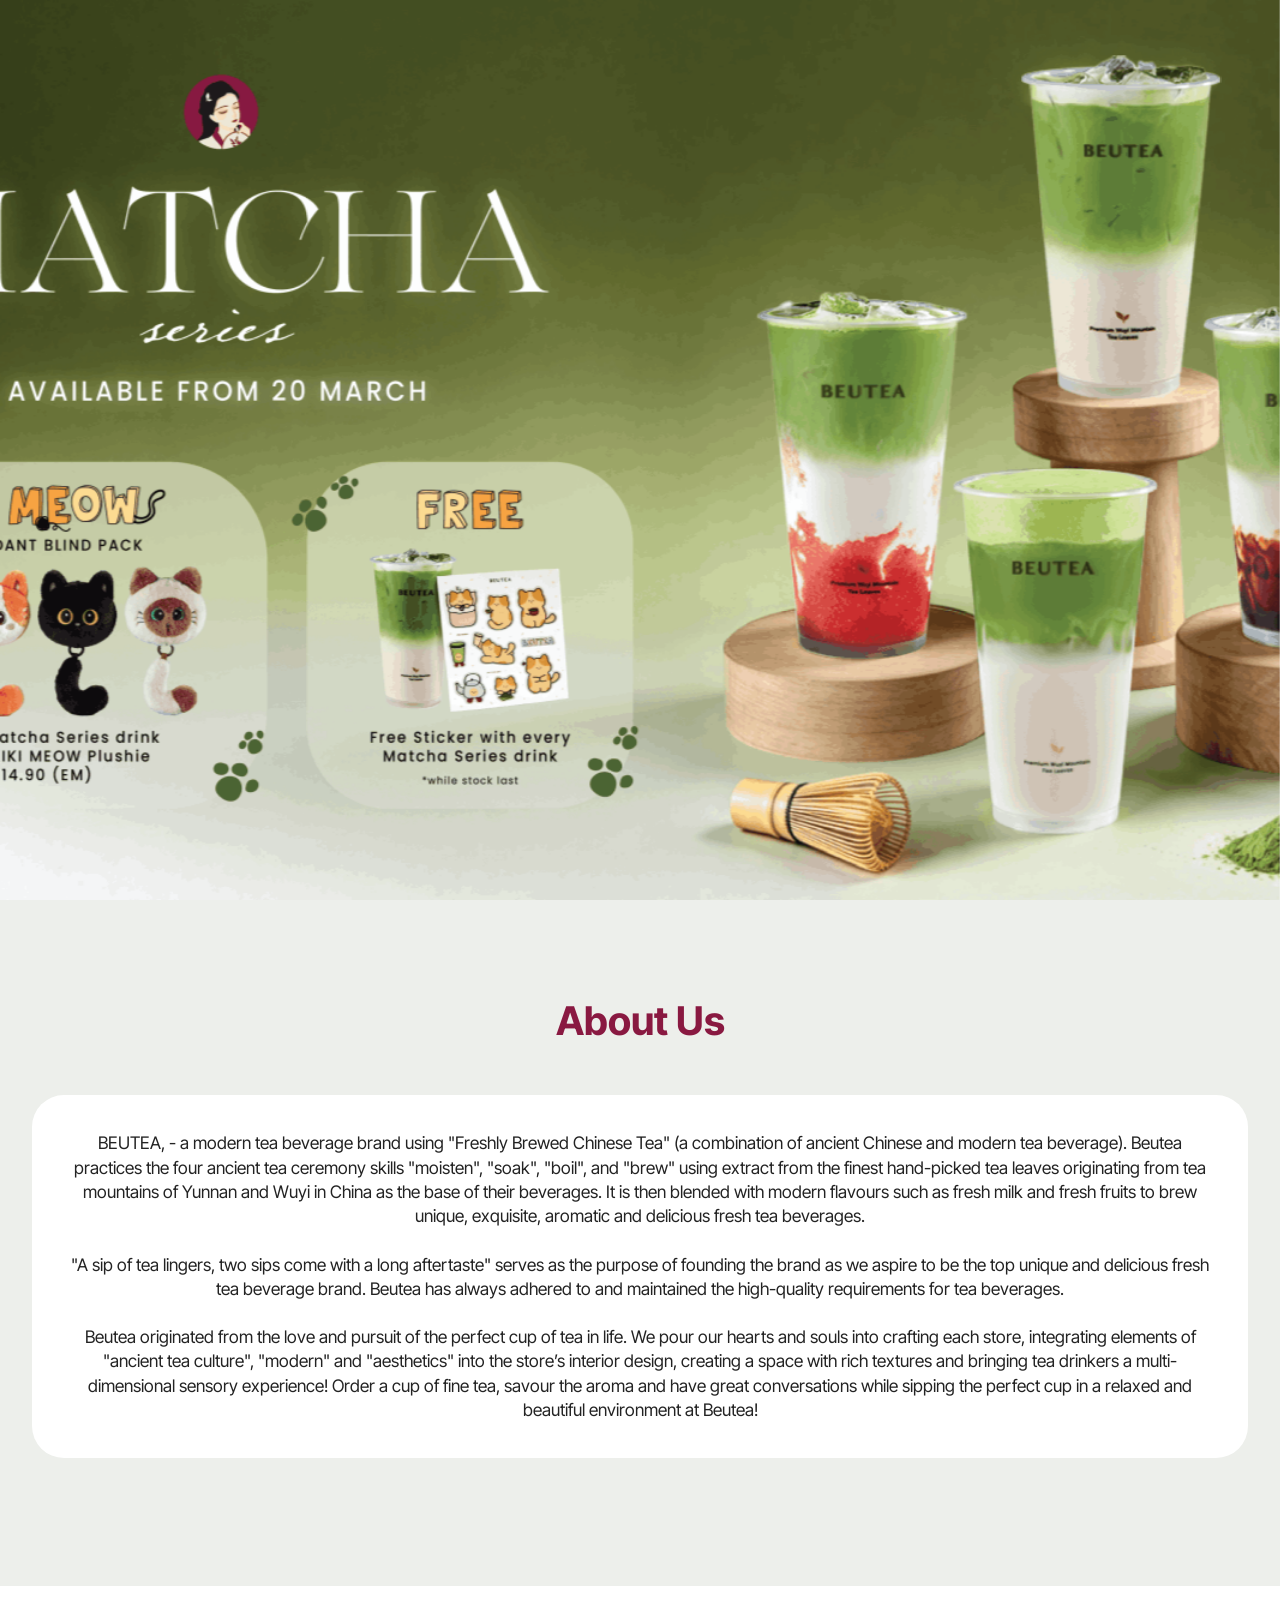
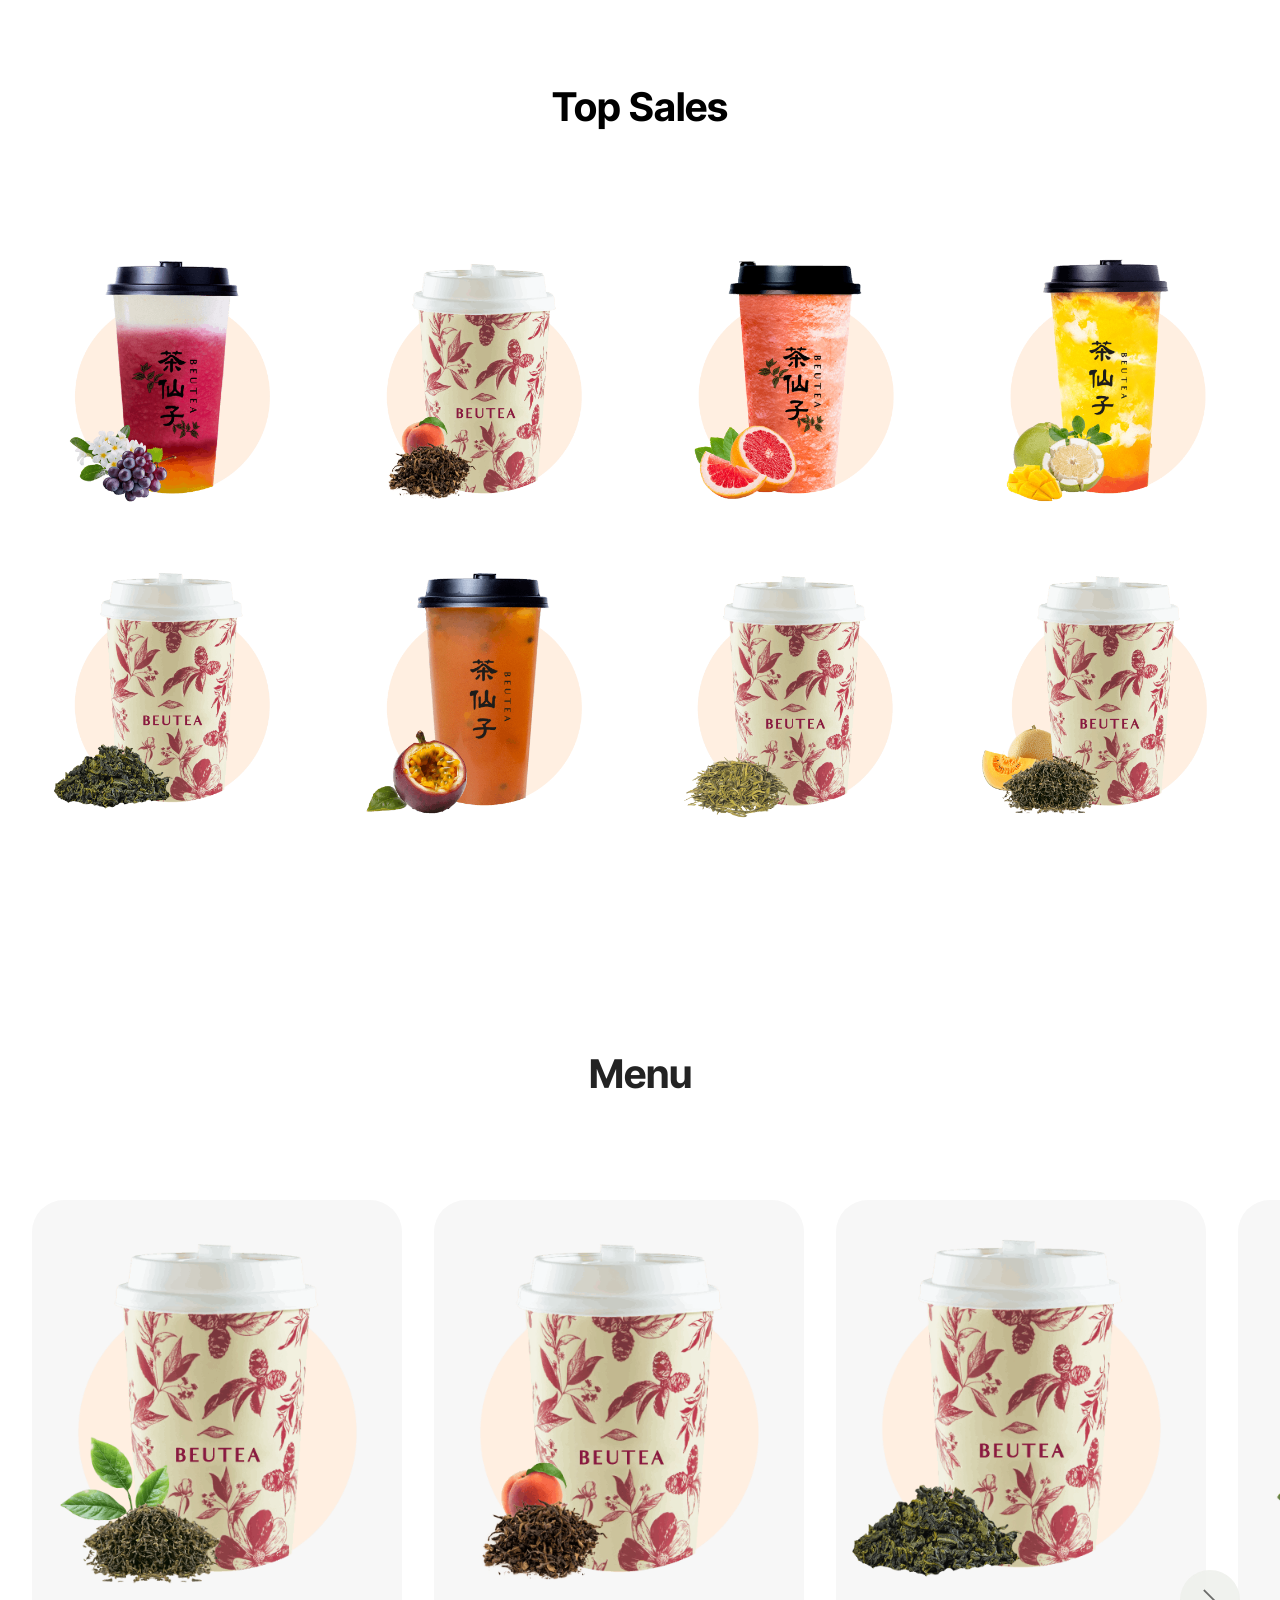
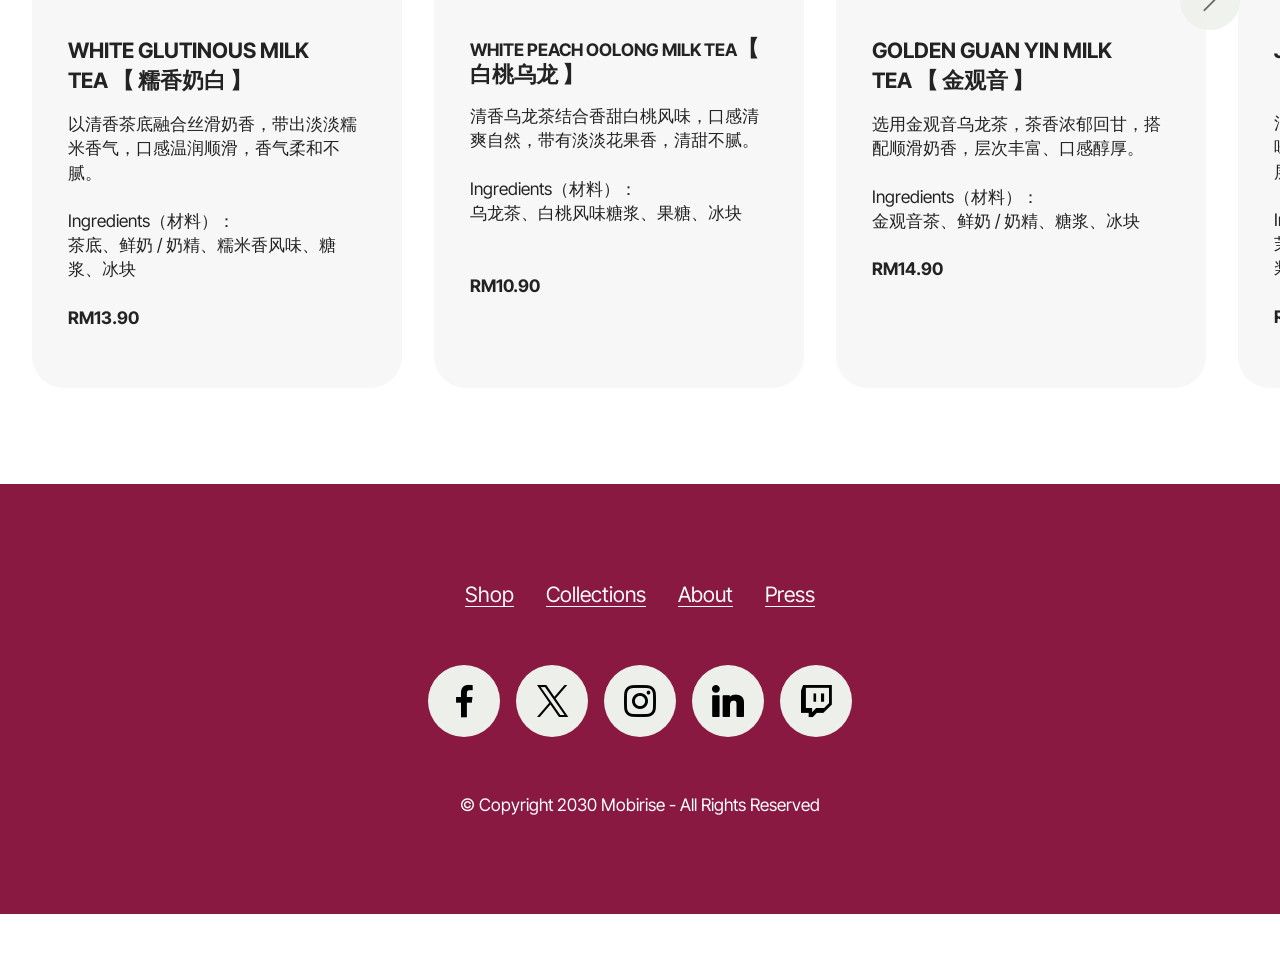
<file: index.html>
<!DOCTYPE html>
<html  >
<head>
  <!-- Site made with Mobirise Website Builder v6.1.12, https://mobirise.com -->
  <meta charset="UTF-8">
  <meta http-equiv="X-UA-Compatible" content="IE=edge">
  <meta name="generator" content="Mobirise v6.1.12, mobirise.com">
  <meta name="viewport" content="width=device-width, initial-scale=1, minimum-scale=1">
  <link rel="shortcut icon" href="assets/images/logo5.png" type="image/x-icon">
  <meta name="description" content="">
  
  
  <title>About Us | Buetea Website</title>
  <link rel="stylesheet" href="assets/web/assets/mobirise-icons2/mobirise2.css">
  <link rel="stylesheet" href="assets/bootstrap/css/bootstrap.min.css">
  <link rel="stylesheet" href="assets/parallax/jarallax.css">
  <link rel="stylesheet" href="assets/animatecss/animate.css">
  <link rel="stylesheet" href="assets/socicon/css/styles.css">
  <link rel="stylesheet" href="assets/theme/css/style.css">
  <link rel="preload" href="https://fonts.googleapis.com/css?family=Inter+Tight:100,200,300,400,500,600,700,800,900,100i,200i,300i,400i,500i,600i,700i,800i,900i&display=swap" as="style" onload="this.onload=null;this.rel='stylesheet'">
  <noscript><link rel="stylesheet" href="https://fonts.googleapis.com/css?family=Inter+Tight:100,200,300,400,500,600,700,800,900,100i,200i,300i,400i,500i,600i,700i,800i,900i&display=swap"></noscript>
  <link rel="preload" as="style" href="assets/mobirise/css/mbr-additional.css?v=awzKuF"><link rel="stylesheet" href="assets/mobirise/css/mbr-additional.css?v=awzKuF" type="text/css">

  
  
  
</head>
<body>
  
  <section data-bs-version="5.1" class="header16 cid-vg4WprtiuM mbr-fullscreen mbr-parallax-background" id="header17-2h">
  
  
  <div class="container-fluid">
    <div class="row">
      <div class="content-wrap col-12 col-md-12">
        
        
        
        
      </div>
    </div>
  </div>
</section>

<section data-bs-version="5.1" class="features5 cid-vg55JvuEtI" id="features05-2m">
  

  
  
  <div class="container">
    <div class="row mb-5 justify-content-center">
      <div class="col-12 content-head">
        <h3 class="mbr-section-title mbr-fonts-style align-center mb-0 display-2">
          <strong>About Us</strong></h3>
        
      </div>
    </div>
    <div class="row">
      
      
      <div class="item features-without-image col-12 col-md-6 col-lg-12 item-mb active">
        <div class="item-wrapper">
          <div class="card-box align-left">
            
            
            <p class="card-text mbr-fonts-style display-7">BEUTEA, - a modern tea beverage brand using "Freshly Brewed Chinese Tea" (a combination of ancient Chinese and modern tea beverage). Beutea practices the four ancient tea ceremony skills "moisten", "soak", "boil", and "brew" using extract from the finest hand-picked tea leaves originating from tea mountains of Yunnan and Wuyi in China as the base of their beverages. It is then blended with modern flavours such as fresh milk and fresh fruits to brew unique, exquisite, aromatic and delicious fresh tea beverages.<br>
<br>"A sip of tea lingers, two sips come with a long aftertaste" serves as the purpose of founding the brand as we aspire to be the top unique and delicious fresh tea beverage brand. Beutea has always adhered to and maintained the high-quality requirements for tea beverages.<br>
<br>Beutea originated from the love and pursuit of the perfect cup of tea in life. We pour our hearts and souls into crafting each store, integrating elements of "ancient tea culture", "modern" and "aesthetics" into the store’s interior design, creating a space with rich textures and bringing tea drinkers a multi-dimensional sensory experience! Order a cup of fine tea, savour the aroma and have great conversations while sipping the perfect cup in a relaxed and beautiful environment at Beutea!</p>

            
          </div>
        </div>
      </div>
    </div>
  </div>
</section>

<section data-bs-version="5.1" class="gallery3 cid-vfZ99VU3E0" id="gallery03-1x">
    
    
    <div class="container-fluid">
      <div class="row justify-content-center">
        <div class="col-12 content-head">
          <div class="mbr-section-head mb-5">
            <h4 class="mbr-section-title mbr-fonts-style align-center mb-0 display-2">
              <strong>Top Sales</strong><br><strong><br></strong></h4>
            
          </div>
        </div>
      </div>
      <div class="row">
        <div class="item features-image col-12 col-md-6 col-lg-3">
          <div class="item-wrapper">
            <div class="item-img">
              <img src="assets/images/buetea20e88c89e88e89e891a1e89084-500x500.png" alt="Mobirise Website Builder" title="" data-slide-to="0" data-bs-slide-to="0">
            </div>
            
          </div>
        </div>
        <div class="item features-image col-12 col-md-6 col-lg-3">
          <div class="item-wrapper">
            <div class="item-img">
              <img src="assets/images/buetea20e799bde6a183e4b98ce9be99-500x500.png" alt="Mobirise Website Builder" title="" data-slide-to="1" data-bs-slide-to="1">
            </div>
            
          </div>
        </div>
        <div class="item features-image col-12 col-md-6 col-lg-3">
          <div class="item-wrapper">
            <div class="item-img">
              <img src="assets/images/buetea20e4ba91e8beb9e7baa2e69f9a-500x500.png" alt="Mobirise Website Builder" title="" data-slide-to="2" data-bs-slide-to="2">
            </div>
            
          </div>
        </div><div class="item features-image col-12 col-md-6 col-lg-3">
          <div class="item-wrapper">
            <div class="item-img">
              <img src="assets/images/beutea20e69da8e69e9de79498e99cb2-500x500.png" alt="Mobirise Website Builder" title="" data-slide-to="3" data-bs-slide-to="3">
            </div>
            
          </div>
        </div>
        <div class="item features-image col-12 col-md-6 col-lg-3">
          <div class="item-wrapper">
            <div class="item-img">
              <img src="assets/images/buetea20e98791e8a782e99fb3-500x500.png" alt="Mobirise Website Builder" title="" data-slide-to="4" data-bs-slide-to="4">
            </div>
            
          </div>
        </div><div class="item features-image col-12 col-md-6 col-lg-3">
          <div class="item-wrapper">
            <div class="item-img">
              <img src="assets/images/beutea20e799bee9a699e9bd90e79c89-500x500.png" alt="Mobirise Website Builder" title="" data-slide-to="5" data-bs-slide-to="5">
            </div>
            
          </div>
        </div><div class="item features-image col-12 col-md-6 col-lg-3">
          <div class="item-wrapper">
            <div class="item-img">
              <img src="assets/images/beutea20e8a5bfe6b996e9be99e4ba95-500x500.png" alt="Mobirise Website Builder" title="" data-slide-to="6" data-bs-slide-to="6">
            </div>
            
          </div>
        </div><div class="item features-image col-12 col-md-6 col-lg-3">
          <div class="item-wrapper">
            <div class="item-img">
              <img src="assets/images/beutea20e89c9ce9a699e799bde6a183-500x500.png" alt="Mobirise Website Builder" title="" data-slide-to="7" data-bs-slide-to="7">
            </div>
            
          </div>
        </div>
      </div>
    </div>
  </section>

<section data-bs-version="5.1" class="features017 mbr-embla cid-vfZcekiTgg" id="features017-20">
	
	
	<div class="position-relative">
		<div class="container-fluid">
			<div class="row justify-content-center">
				<div class="col-12 content-head">
					<div class="mbr-section-head mb-5">
						<h4 class="mbr-section-title mbr-fonts-style align-center mb-0 display-2"><strong>Menu</strong><br><strong><br></strong></h4>
						
					</div>
				</div>
			</div>
		</div>

		<div class="embla" data-skip-snaps="true" data-align="center" data-contain-scroll="trimSnaps" data-auto-play-interval="5" data-draggable="true">
			<div class="embla__viewport container-fluid">
				<div class="embla__container">
					<div class="embla__slide slider-image item active" style="margin-left: 1rem; margin-right: 1rem;">
						<div class="slide-content">
							<div class="item-img">
								<div class="item-wrapper">
									<img src="assets/images/buetea20e7b3afe9a699e5a5b6e799bd-500x500.png" alt="Mobirise Website Builder" title="" data-slide-to="0" data-bs-slide-to="0">
								</div>
							</div>
							<div class="item-content">
								<h5 class="item-title mbr-fonts-style display-5"><strong>WHITE GLUTINOUS MILK TEA&nbsp;</strong><strong style="font-size: 1.4rem;">【 糯香奶白 】</strong></h5>
								
								<p class="mbr-text mbr-fonts-style mt-3 display-7">以清香茶底融合丝滑奶香，带出淡淡糯米香气，口感温润顺滑，香气柔和不腻。<br><br>Ingredients（材料）：<br>茶底、鲜奶 / 奶精、糯米香风味、糖浆、冰块<br><br><strong>RM13.90</strong></p>
							</div>

							
						</div>
					</div><div class="embla__slide slider-image item active" style="margin-left: 1rem; margin-right: 1rem;">
						<div class="slide-content">
							<div class="item-img">
								<div class="item-wrapper">
									<img src="assets/images/buetea20e799bde6a183e4b98ce9be99-500x500.png" alt="Mobirise Website Builder" title="" data-slide-to="1" data-bs-slide-to="1">
								</div>
							</div>
							<div class="item-content">
								<h5 class="item-title mbr-fonts-style display-7"><strong>WHITE PEACH OOLONG MILK TEA</strong><strong style="font-size: 1.4rem;">【 白桃乌龙 】</strong></h5>
								
								<p class="mbr-text mbr-fonts-style mt-3 display-7">清香乌龙茶结合香甜白桃风味，口感清爽自然，带有淡淡花果香，清甜不腻。<br><br>Ingredients（材料）：<br>乌龙茶、白桃风味糖浆、果糖、冰块<br><strong><br></strong><br><strong>RM10.90</strong></p>
							</div>

							
						</div>
					</div><div class="embla__slide slider-image item active" style="margin-left: 1rem; margin-right: 1rem;">
						<div class="slide-content">
							<div class="item-img">
								<div class="item-wrapper">
									<img src="assets/images/buetea20e98791e8a782e99fb3-500x500.png" alt="Mobirise Website Builder" title="" data-slide-to="2" data-bs-slide-to="2">
								</div>
							</div>
							<div class="item-content">
								<h5 class="item-title mbr-fonts-style display-5"><strong>GOLDEN GUAN YIN MILK TEA&nbsp;</strong><strong style="font-size: 1.4rem;">【 金观音 】</strong></h5>
								
								<p class="mbr-text mbr-fonts-style mt-3 display-7">选用金观音乌龙茶，茶香浓郁回甘，搭配顺滑奶香，层次丰富、口感醇厚。<br><br>Ingredients（材料）：<br>金观音茶、鲜奶 / 奶精、糖浆、冰块<br><br><strong>RM14.90</strong><br></p>
							</div>

							
						</div>
					</div>
					<div class="embla__slide slider-image item" style="margin-left: 1rem; margin-right: 1rem;">
						<div class="slide-content">
							<div class="item-img">
								<div class="item-wrapper">
									<img src="assets/images/buetea20e88c89e88e89e891a1e89084-500x500.png" alt="Mobirise Website Builder" title="" data-slide-to="3" data-bs-slide-to="3">
								</div>
							</div>
							<div class="item-content">
								<h5 class="item-title mbr-fonts-style display-5"><strong>JASMINE GRAPE TEA
</strong><div><strong>【 茉莉葡萄 】</strong></div></h5>
								
								<p class="mbr-text mbr-fonts-style mt-3 display-7">清香茉莉花茶为基底，融合鲜甜葡萄风味，花香与果香交织，口感清新多汁，层次轻盈。<br><br>Ingredients（材料）：<br>茉莉花茶、葡萄风味 / 葡萄果肉、糖浆、冰块<br><br><strong>RM17.90</strong></p>
							</div>
							
						</div>
					</div>
					<div class="embla__slide slider-image item" style="margin-left: 1rem; margin-right: 1rem;">
						<div class="slide-content">
							<div class="item-img">
								<div class="item-wrapper">
									<img src="assets/images/buetea20e4ba91e8beb9e7baa2e69f9a-500x500.png" alt="Mobirise Website Builder" title="" data-slide-to="4" data-bs-slide-to="4">
								</div>
							</div>
							<div class="item-content">
								<h5 class="item-title mbr-fonts-style display-5"><strong>FRESH GRAPEFRUIT TEA
</strong><div><strong>【 云边红柚 】</strong></div></h5>
								
								<p class="mbr-text mbr-fonts-style mt-3 display-7">以清爽茶底搭配微酸甘甜的红柚风味，带出自然果香与淡雅茶韵，清新解腻，口感轻盈。<br><br>Ingredients（材料）：<br>茶底、红柚果肉 / 红柚酱、糖浆、冰块<br><br><strong>RM15.90</strong></p>
							</div>
							
						</div>
					</div>
					<div class="embla__slide slider-image item" style="margin-left: 1rem; margin-right: 1rem;">
						<div class="slide-content">
							<div class="item-img">
								<div class="item-wrapper">
									<img src="assets/images/buetea20e6a3aee69e97e6a999e9a699-500x500.png" alt="Mobirise Website Builder" title="" data-slide-to="5" data-bs-slide-to="5">
								</div>
							</div>
							<div class="item-content">
								<h5 class="item-title mbr-fonts-style display-5"><strong>FRESH ORANGE TEA
</strong><div><strong>【 森林撜香 】</strong></div></h5>
								
								<p class="mbr-text mbr-fonts-style mt-3 display-7">清新茶底融入香甜橙子风味，散发自然果香，口感清爽明亮，如置身果香森林般轻快。<br><br>Ingredients（材料）：<br>茶底、橙子风味 / 橙汁、糖浆、冰块<br><br><strong>RM15.90</strong></p>
							</div>
							
						</div>
					</div>
					<div class="embla__slide slider-image item" style="margin-left: 1rem; margin-right: 1rem;">
						<div class="slide-content">
							<div class="item-img">
								<div class="item-wrapper">
									<img src="assets/images/buetea20e88a9de88a9de8a5bfe7939c-500x500.png" alt="Mobirise Website Builder" title="" data-slide-to="6" data-bs-slide-to="6">
								</div>
							</div>
							<div class="item-content">
								<h5 class="item-title mbr-fonts-style display-5"><strong>FRESH WATERMELON TEA
</strong><div><strong>【 芝芝西瓜 】</strong></div></h5>
								
								<p class="mbr-text mbr-fonts-style mt-3 display-7">清甜西瓜果香融合绵密芝士奶盖，咸甜交织，清爽中带丝滑，层次丰富不腻。<br><br>Ingredients（材料）：<br>西瓜果汁、芝士奶盖、糖浆、冰块<br><br><strong>RM15.90</strong></p>
							</div>
							
						</div>
					</div>
					<div class="embla__slide slider-image item" style="margin-left: 1rem; margin-right: 1rem;">
						<div class="slide-content">
							<div class="item-img">
								<div class="item-wrapper">
									<img src="assets/images/buetea20e99baae4b990e88a92e88a92-500x500.png" alt="Mobirise Website Builder" title="" data-slide-to="7" data-bs-slide-to="7">
								</div>
							</div>
							<div class="item-content">
								<h5 class="item-title mbr-fonts-style display-5"><strong>FRESH MANGO MILKSHAKE
</strong><div><strong>【 雪乐芒芒 】</strong></div></h5>
								
								<p class="mbr-text mbr-fonts-style mt-3 display-7">香甜芒果风味搭配细腻冰沙口感，清凉顺滑，带来如雪般轻盈的夏日体验。<br><br>Ingredients（材料）：<br>芒果果泥 / 果汁、冰沙、糖浆<br><br><strong>RM17.90</strong></p>
							</div>
							
						</div>
					</div><div class="embla__slide slider-image item" style="margin-left: 1rem; margin-right: 1rem;">
						<div class="slide-content">
							<div class="item-img">
								<div class="item-wrapper">
									<img src="assets/images/buetea20e88ab1e69e9ce5b1b1efbc88700mlefbc89-500x500.png" alt="Mobirise Website Builder" title="" data-slide-to="8" data-bs-slide-to="8">
								</div>
							</div>
							<div class="item-content">
								<h5 class="item-title mbr-fonts-style display-5"><div><strong>FRESH TROPICAL FRUIT TEA (700ml)</strong></div><div><strong style="font-size: 1.4rem;">【 花果山 (700ml) 】</strong></div></h5>
								
								<p class="mbr-text mbr-fonts-style mt-3 display-7">多种热带水果风味融合，酸甜清爽，果香层层绽放，大杯更满足。<br><br>Ingredients（材料）：<br>综合水果（如橙、凤梨、百香果等）、茶底、糖浆、冰块<br><strong><br>RM16.90</strong></p>
							</div>
							
						</div>
					</div>
					<div class="embla__slide slider-image item" style="margin-left: 1rem; margin-right: 1rem;">
						<div class="slide-content">
							<div class="item-img">
								<div class="item-wrapper">
									<img src="assets/images/buetea20e6b885e7b3a5-500x500.png" alt="Mobirise Website Builder" title="" data-slide-to="9" data-bs-slide-to="9">
								</div>
							</div>
							<div class="item-content">
								<h5 class="item-title mbr-fonts-style display-5"><strong>GLUTINOUS OOLONG COLD BREW
</strong><div><strong>【 清糯 】</strong></div></h5>
								
								<p class="mbr-text mbr-fonts-style mt-3 display-7">淡雅茶香融合柔和糯米香气，口感清爽顺口，温润不腻，简单却耐喝。<br><br>Ingredients（材料）：<br>茶底、糯米香风味、糖浆、冰块<br><br><strong>RM15.90</strong></p>
							</div>
							
						</div>
					</div>
					<div class="embla__slide slider-image item" style="margin-left: 1rem; margin-right: 1rem;">
					<div class="slide-content">
						<div class="item-img">
							<div class="item-wrapper">
								<img src="assets/images/buetea20e98791e8a782e99fb3e88a9de5a3abe5a5b6e79b96-500x500.png" alt="Mobirise Website Builder" title="" data-slide-to="10" data-bs-slide-to="10">
							</div>
						</div>
						<div class="item-content">
							<h5 class="item-title mbr-fonts-style display-5"><strong>GOLDEN GUAN YIN TEA TEA MACCHIATO
</strong><div><strong>【 金观音芝士奶盖 】</strong></div></h5>
							
							<p class="mbr-text mbr-fonts-style mt-3 display-7">金观音茶底散发花香回甘，搭配绵密芝士奶盖，咸香与茶香平衡，层次丰富。<br><br>Ingredients（材料）：<br>金观音茶、芝士奶盖、糖浆、冰块<br><br><strong>RM15.90</strong></p>
						</div>
						
					</div>
					</div><div class="embla__slide slider-image item" style="margin-left: 1rem; margin-right: 1rem;">
					<div class="slide-content">
						<div class="item-img">
							<div class="item-wrapper">
								<img src="assets/images/buetea20e799bde6a183e9a699e88a9de5a3abe5a5b6e79b96-500x500.png" alt="Mobirise Website Builder" title="" data-slide-to="11" data-bs-slide-to="11">
							</div>
						</div>
						<div class="item-content">
							<h5 class="item-title mbr-fonts-style display-5"><strong>WHITE PEACH TEA TEA MACCHIATO
</strong><div><strong>【 白挑香芝士奶盖 】</strong></div></h5>
							
							<p class="mbr-text mbr-fonts-style mt-3 display-7">清新白桃果香结合顺滑茶底，顶部覆上浓郁芝士奶盖，甜中带咸，口感细腻。<br><br>Ingredients（材料）：<br>白桃风味、茶底、芝士奶盖、糖浆、冰块<br><br><strong>RM15.90</strong></p>
						</div>
						
					</div>
					</div>
				</div>
			</div>
			<button class="embla__button embla__button--prev">
				<span class="mobi-mbri mobi-mbri-arrow-prev mbr-iconfont" aria-hidden="true"></span>
				<span class="sr-only visually-hidden visually-hidden visually-hidden">Previous</span>
			</button>
			<button class="embla__button embla__button--next">
				<span class="mobi-mbri mobi-mbri-arrow-next mbr-iconfont" aria-hidden="true"></span>
				<span class="sr-only visually-hidden visually-hidden visually-hidden">Next</span>
			</button>
		</div>
	</div>
</section>

<section data-bs-version="5.1" class="footer3 cid-vg4SoMtDqw" once="footers" id="footer03-29">

        

    

    <div class="container">
        <div class="row">
            <div class="row-links">
                <ul class="header-menu">
                  
                  
                  
                  
                <li class="header-menu-item mbr-fonts-style display-5">
                    <a href="#" class="text-white">Shop</a>
                  </li><li class="header-menu-item mbr-fonts-style display-5">
                    <a href="#" class="text-white">Collections</a>
                  </li><li class="header-menu-item mbr-fonts-style display-5">
                    <a href="#" class="text-white">About</a>
                  </li><li class="header-menu-item mbr-fonts-style display-5">
                    <a href="#" class="text-white">Press</a>
                  </li></ul>
              </div>

            <div class="col-12 mt-4">
                <div class="social-row">
                    <div class="soc-item">
                        <a href="https://mobiri.se/" target="_blank">
                            <span class="mbr-iconfont socicon socicon-facebook display-7"></span>
                        </a>
                    </div>
                    <div class="soc-item">
                        <a href="https://mobiri.se/" target="_blank">
                            <span class="mbr-iconfont socicon-twitter socicon"></span>
                        </a>
                    </div>
                    <div class="soc-item">
                        <a href="https://mobiri.se/" target="_blank">
                            <span class="mbr-iconfont socicon-instagram socicon"></span>
                        </a>
                    </div>
                    <div class="soc-item">
                        <a href="https://mobiri.se/" target="_blank">
                            <span class="mbr-iconfont socicon socicon-linkedin"></span>
                        </a>
                    </div>
                    <div class="soc-item">
                        <a href="https://mobiri.se/" target="_blank">
                            <span class="mbr-iconfont socicon socicon-twitch"></span>
                        </a>
                    </div>
                </div>
            </div>
            <div class="col-12 mt-5">
                <p class="mbr-fonts-style copyright display-7">
                    © Copyright 2030 Mobirise - All Rights Reserved
                </p>
            </div>
        </div>
    </div>
</section><section class="display-7" style="padding: 0;align-items: center;justify-content: center;flex-wrap: wrap;    align-content: center;display: flex;position: relative;height: 4rem;"><a href="https://mobiri.se/4654943" style="flex: 1 1;height: 4rem;position: absolute;width: 100%;z-index: 1;"><img alt="" style="height: 4rem;" src="[data-uri]"></a><p style="margin: 0;text-align: center;" class="display-7">&#8204;</p><a style="z-index:1" href="https://mobirise.com">Mobirise.com </a></section><script src="assets/bootstrap/js/bootstrap.bundle.min.js"></script>  <script src="assets/parallax/jarallax.js"></script>  <script src="assets/smoothscroll/smooth-scroll.js"></script>  <script src="assets/ytplayer/index.js"></script>  <script src="assets/embla/embla.min.js"></script>  <script src="assets/embla/script.js"></script>  <script src="assets/theme/js/script.js"></script>  
  
  
 <div id="scrollToTop" class="scrollToTop mbr-arrow-up"><a style="text-align: center;"><i class="mbr-arrow-up-icon mbr-arrow-up-icon-cm cm-icon cm-icon-smallarrow-up"></i></a></div>
    <input name="animation" type="hidden">
  </body>
</html>
</file>
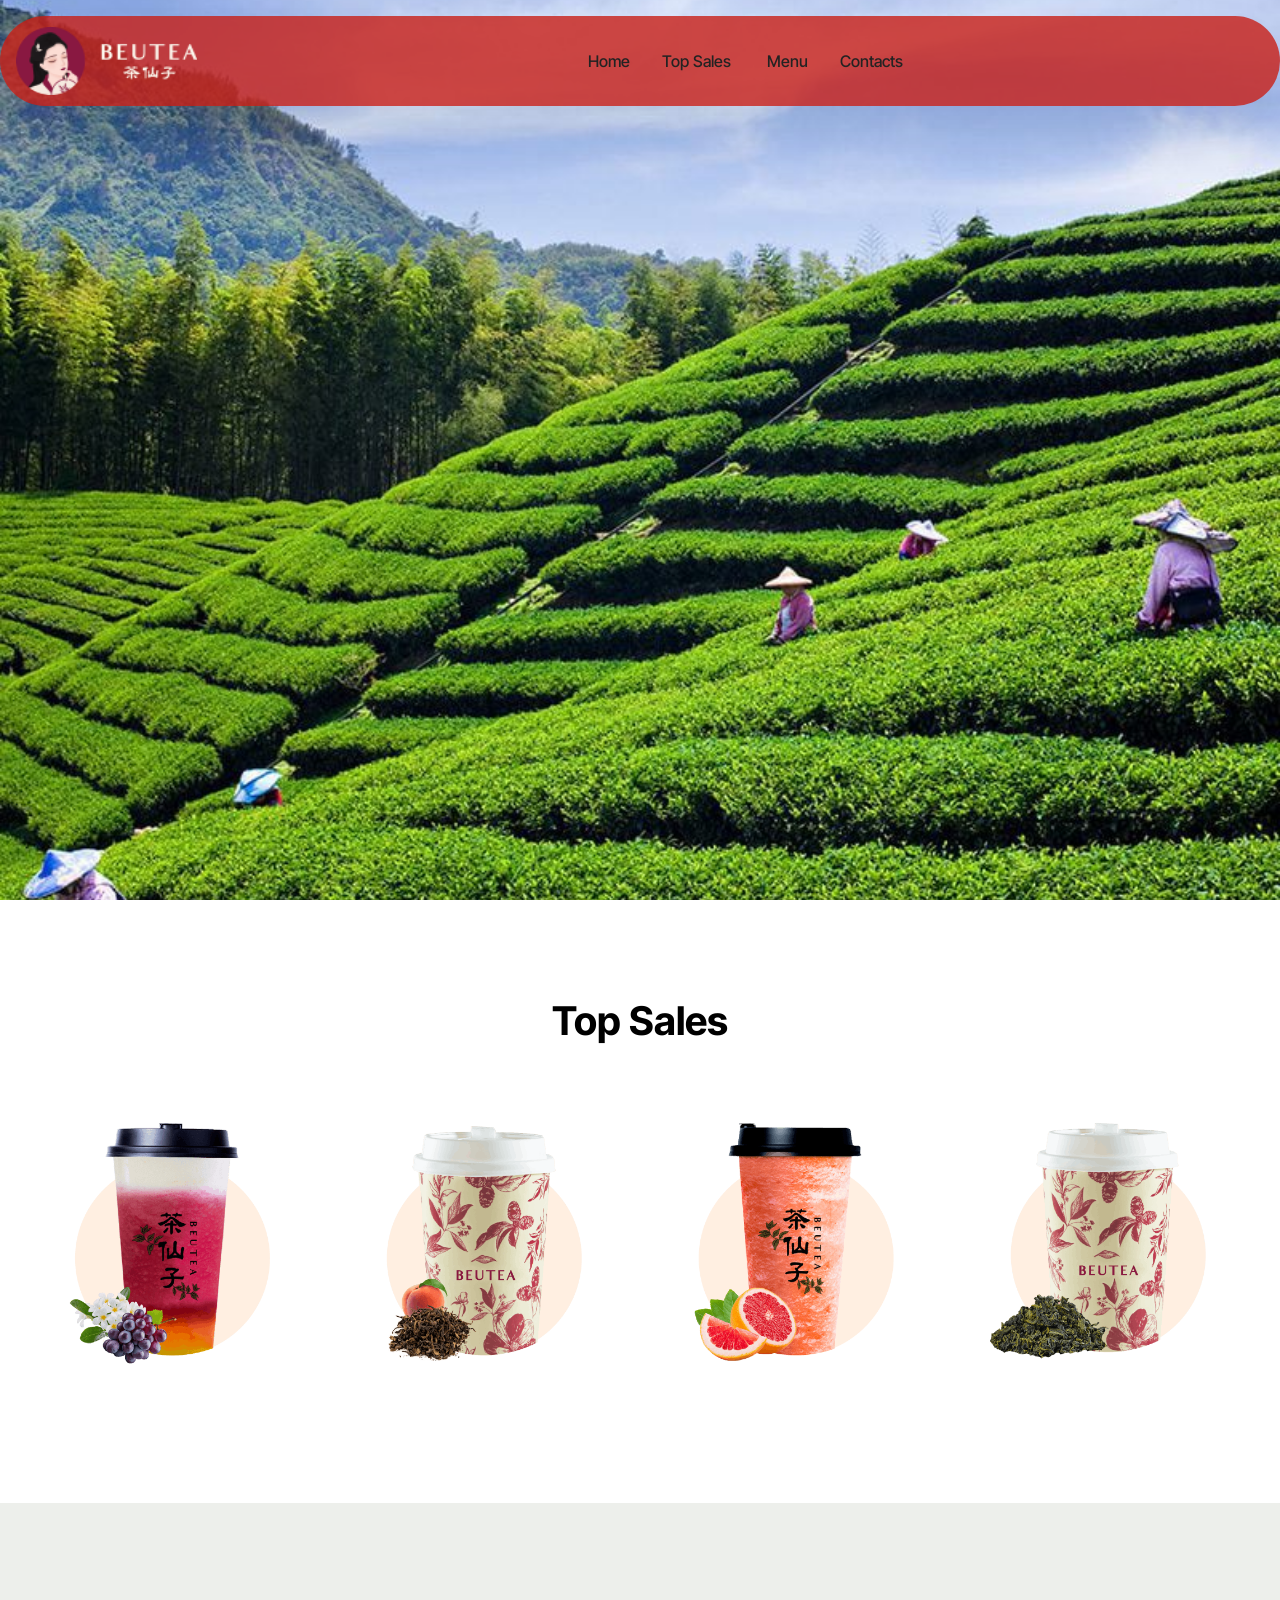
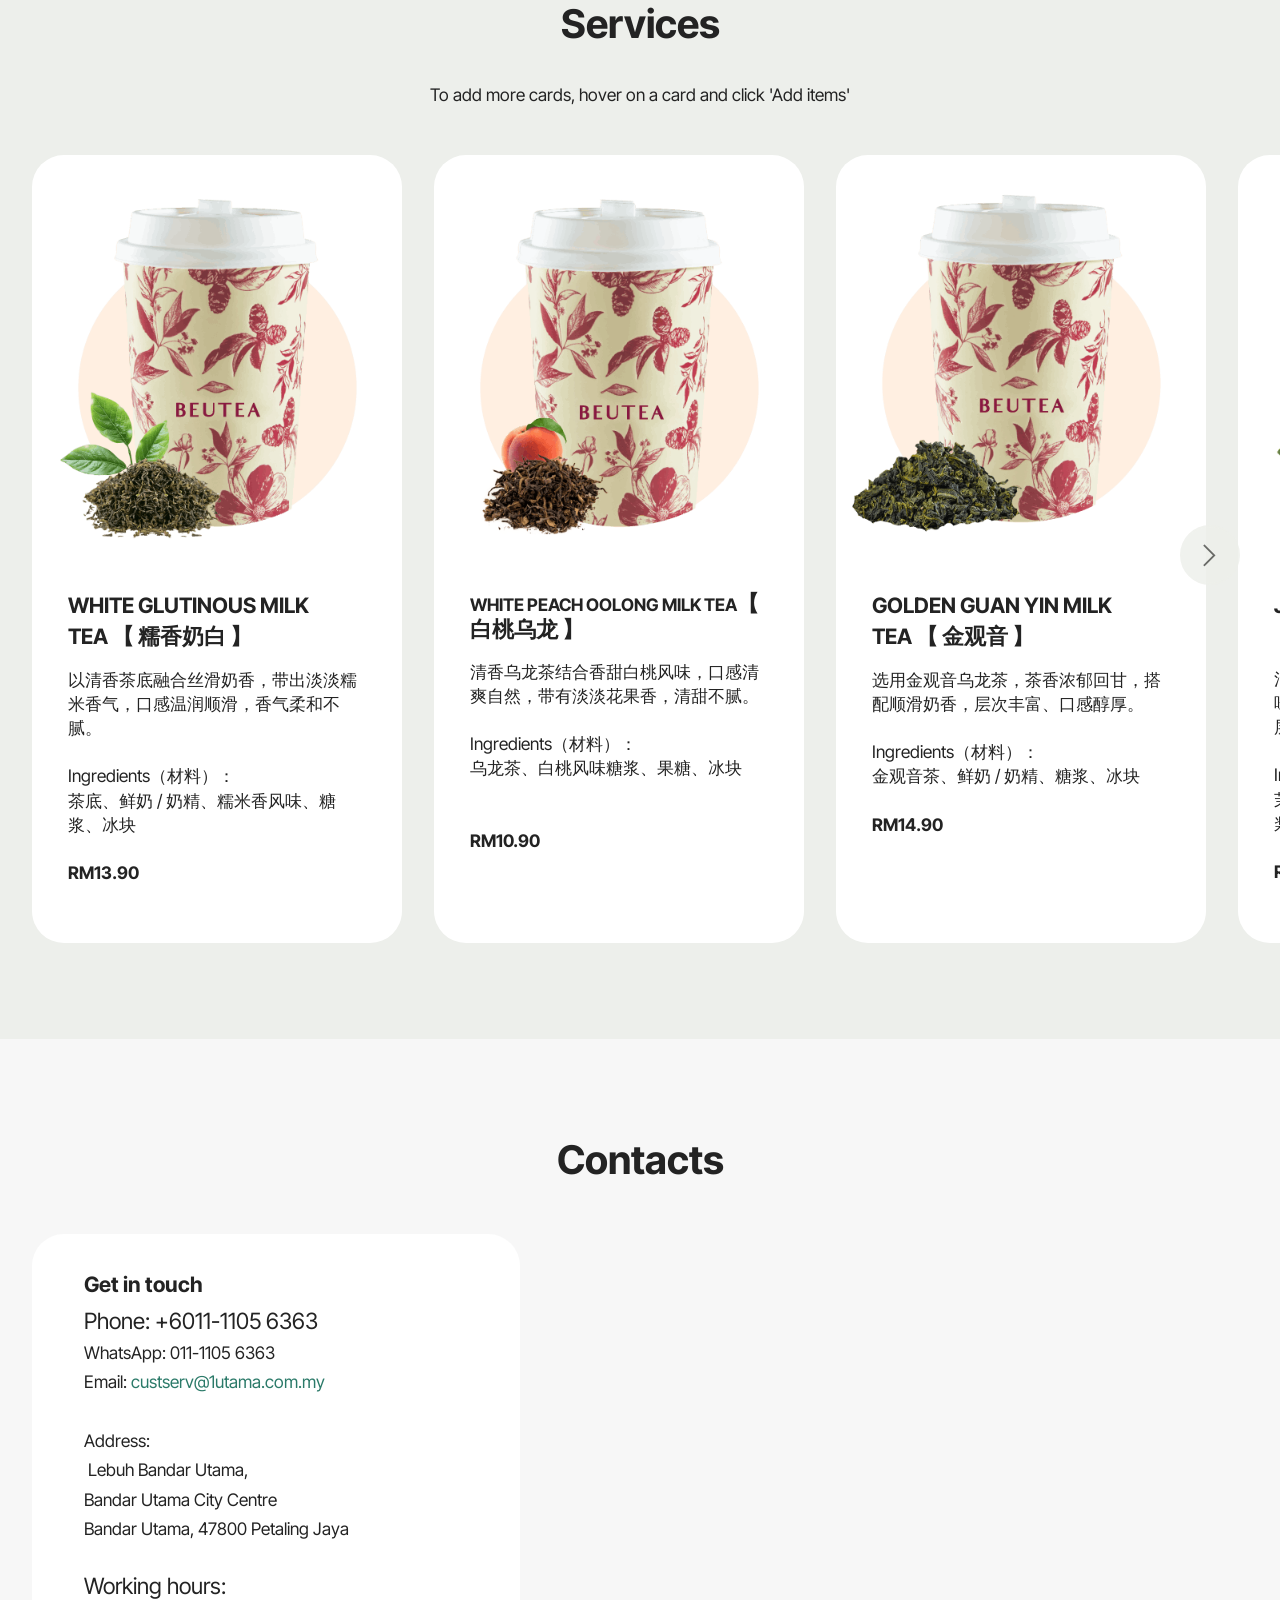
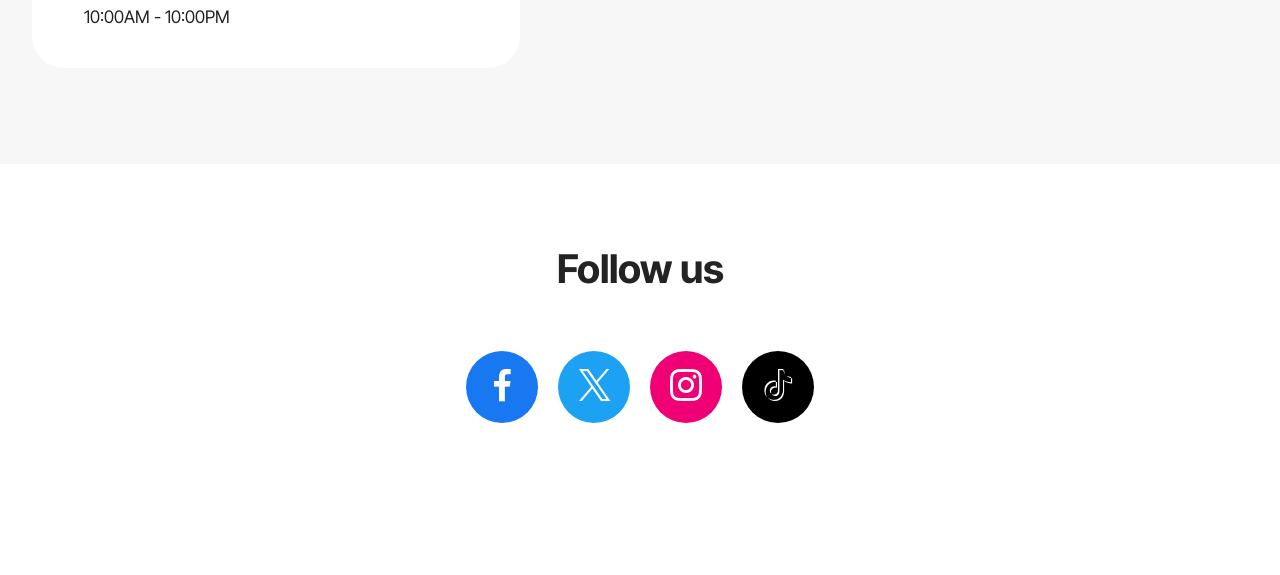
<file: inde.html>
<!DOCTYPE html>
<html  >
<head>
  <!-- Site made with Mobirise Website Builder v6.1.12, https://mobirise.com -->
  <meta charset="UTF-8">
  <meta http-equiv="X-UA-Compatible" content="IE=edge">
  <meta name="generator" content="Mobirise v6.1.12, mobirise.com">
  <meta name="viewport" content="width=device-width, initial-scale=1, minimum-scale=1">
  <link rel="shortcut icon" href="assets/images/logo5.png" type="image/x-icon">
  <meta name="description" content="">
  
  
  <title>Buetea website</title>
  <link rel="stylesheet" href="assets/web/assets/mobirise-icons2/mobirise2.css">
  <link rel="stylesheet" href="assets/bootstrap/css/bootstrap.min.css">
  <link rel="stylesheet" href="assets/parallax/jarallax.css">
  <link rel="stylesheet" href="assets/animatecss/animate.css">
  <link rel="stylesheet" href="assets/dropdown/css/style.css">
  <link rel="stylesheet" href="assets/socicon/css/styles.css">
  <link rel="stylesheet" href="assets/theme/css/style.css">
  <link rel="preload" href="https://fonts.googleapis.com/css?family=Inter+Tight:100,200,300,400,500,600,700,800,900,100i,200i,300i,400i,500i,600i,700i,800i,900i&display=swap" as="style" onload="this.onload=null;this.rel='stylesheet'">
  <noscript><link rel="stylesheet" href="https://fonts.googleapis.com/css?family=Inter+Tight:100,200,300,400,500,600,700,800,900,100i,200i,300i,400i,500i,600i,700i,800i,900i&display=swap"></noscript>
  <link rel="preload" as="style" href="assets/mobirise/css/mbr-additional.css?v=dJrJxT"><link rel="stylesheet" href="assets/mobirise/css/mbr-additional.css?v=dJrJxT" type="text/css">

  
  
  
</head>
<body>
  
  <section data-bs-version="5.1" class="menu menu5 cid-vg4qPI8ucv" once="menu" id="menu05-23">
	

	<nav class="navbar navbar-dropdown navbar-fixed-top navbar-expand-lg">
		<div class="container">
			<div class="navbar-brand">
				<span class="navbar-logo">
					<a href="https://mobiri.se">
						<img src="assets/images/beutea20logo-137x52.png" alt="Mobirise Website Builder" style="height: 4.3rem;">
					</a>
				</span>
				
			</div>
			<button class="navbar-toggler" type="button" data-toggle="collapse" data-bs-toggle="collapse" data-target="#navbarSupportedContent" data-bs-target="#navbarSupportedContent" aria-controls="navbarNavAltMarkup" aria-expanded="false" aria-label="Toggle navigation">
				<div class="hamburger">
					<span></span>
					<span></span>
					<span></span>
					<span></span>
				</div>
			</button>
			<div class="collapse navbar-collapse" id="navbarSupportedContent">
				<ul class="navbar-nav nav-dropdown nav-right" data-app-modern-menu="true"><li class="nav-item">
						<a class="nav-link link text-black text-primary display-4" href="index.html#header17-1u">Home</a>
					</li><li class="nav-item"><a class="nav-link link text-black text-primary display-4" href="index.html#gallery03-1x">Top Sales&nbsp;</a></li>
					<li class="nav-item">
						<a class="nav-link link text-black text-primary display-4" href="index.html#features017-20" aria-expanded="false">Menu<br></a>
					</li>
					<li class="nav-item">
						<a class="nav-link link text-black text-primary display-4" href="index.html#contacts02-9">Contacts</a>
					</li></ul>
				
			</div>
		</div>
	</nav>
</section>

<section data-bs-version="5.1" class="header16 cid-vg4qPIvZiQ mbr-fullscreen mbr-parallax-background" id="header17-24">
  
  
  <div class="container-fluid">
    <div class="row">
      <div class="content-wrap col-12 col-md-12">
        
        
        
        
      </div>
    </div>
  </div>
</section>

<section data-bs-version="5.1" class="gallery3 cid-vg4qPIPOeY" id="gallery03-25">
    
    
    <div class="container-fluid">
      <div class="row justify-content-center">
        <div class="col-12 content-head">
          <div class="mbr-section-head mb-5">
            <h4 class="mbr-section-title mbr-fonts-style align-center mb-0 display-2">
              <strong>Top Sales</strong></h4>
            
          </div>
        </div>
      </div>
      <div class="row">
        <div class="item features-image col-12 col-md-6 col-lg-3">
          <div class="item-wrapper">
            <div class="item-img">
              <img src="assets/images/buetea20e88c89e88e89e891a1e89084-500x500.png" alt="Mobirise Website Builder" title="" data-slide-to="0" data-bs-slide-to="0">
            </div>
            
          </div>
        </div>
        <div class="item features-image col-12 col-md-6 col-lg-3">
          <div class="item-wrapper">
            <div class="item-img">
              <img src="assets/images/buetea20e799bde6a183e4b98ce9be99-500x500.png" alt="Mobirise Website Builder" title="" data-slide-to="1" data-bs-slide-to="1">
            </div>
            
          </div>
        </div>
        <div class="item features-image col-12 col-md-6 col-lg-3">
          <div class="item-wrapper">
            <div class="item-img">
              <img src="assets/images/buetea20e4ba91e8beb9e7baa2e69f9a-500x500.png" alt="Mobirise Website Builder" title="" data-slide-to="2" data-bs-slide-to="2">
            </div>
            
          </div>
        </div>
        <div class="item features-image col-12 col-md-6 col-lg-3">
          <div class="item-wrapper">
            <div class="item-img">
              <img src="assets/images/buetea20e98791e8a782e99fb3-500x500.png" alt="Mobirise Website Builder" title="" data-slide-to="3" data-bs-slide-to="3">
            </div>
            
          </div>
        </div>
      </div>
    </div>
  </section>

<section data-bs-version="5.1" class="features017 mbr-embla cid-vg4qPJgGXW" id="features017-26">
	
	
	<div class="position-relative">
		<div class="container-fluid">
			<div class="row justify-content-center">
				<div class="col-12 content-head">
					<div class="mbr-section-head mb-5">
						<h4 class="mbr-section-title mbr-fonts-style align-center mb-0 display-2">
							<strong>Services</strong>
						</h4>
						<h5 class="mbr-section-subtitle mbr-fonts-style align-center mb-0 mt-4 display-7">
							To add more cards, hover on a card and click 'Add items'
						</h5>
					</div>
				</div>
			</div>
		</div>

		<div class="embla" data-skip-snaps="true" data-align="center" data-contain-scroll="trimSnaps" data-auto-play-interval="5" data-draggable="true">
			<div class="embla__viewport container-fluid">
				<div class="embla__container">
					<div class="embla__slide slider-image item active" style="margin-left: 1rem; margin-right: 1rem;">
						<div class="slide-content">
							<div class="item-img">
								<div class="item-wrapper">
									<img src="assets/images/buetea20e7b3afe9a699e5a5b6e799bd-500x500.png" alt="Mobirise Website Builder" title="" data-slide-to="0" data-bs-slide-to="0">
								</div>
							</div>
							<div class="item-content">
								<h5 class="item-title mbr-fonts-style display-5"><strong>WHITE GLUTINOUS MILK TEA&nbsp;</strong><strong style="font-size: 1.4rem;">【 糯香奶白 】</strong></h5>
								
								<p class="mbr-text mbr-fonts-style mt-3 display-7">以清香茶底融合丝滑奶香，带出淡淡糯米香气，口感温润顺滑，香气柔和不腻。<br><br>Ingredients（材料）：<br>茶底、鲜奶 / 奶精、糯米香风味、糖浆、冰块<br><br><strong>RM13.90</strong></p>
							</div>

							
						</div>
					</div><div class="embla__slide slider-image item active" style="margin-left: 1rem; margin-right: 1rem;">
						<div class="slide-content">
							<div class="item-img">
								<div class="item-wrapper">
									<img src="assets/images/buetea20e799bde6a183e4b98ce9be99-500x500.png" alt="Mobirise Website Builder" title="" data-slide-to="1" data-bs-slide-to="1">
								</div>
							</div>
							<div class="item-content">
								<h5 class="item-title mbr-fonts-style display-7"><strong>WHITE PEACH OOLONG MILK TEA</strong><strong style="font-size: 1.4rem;">【 白桃乌龙 】</strong></h5>
								
								<p class="mbr-text mbr-fonts-style mt-3 display-7">清香乌龙茶结合香甜白桃风味，口感清爽自然，带有淡淡花果香，清甜不腻。<br><br>Ingredients（材料）：<br>乌龙茶、白桃风味糖浆、果糖、冰块<br><strong><br></strong><br><strong>RM10.90</strong></p>
							</div>

							
						</div>
					</div><div class="embla__slide slider-image item active" style="margin-left: 1rem; margin-right: 1rem;">
						<div class="slide-content">
							<div class="item-img">
								<div class="item-wrapper">
									<img src="assets/images/buetea20e98791e8a782e99fb3-500x500.png" alt="Mobirise Website Builder" title="" data-slide-to="2" data-bs-slide-to="2">
								</div>
							</div>
							<div class="item-content">
								<h5 class="item-title mbr-fonts-style display-5"><strong>GOLDEN GUAN YIN MILK TEA&nbsp;</strong><strong style="font-size: 1.4rem;">【 金观音 】</strong></h5>
								
								<p class="mbr-text mbr-fonts-style mt-3 display-7">选用金观音乌龙茶，茶香浓郁回甘，搭配顺滑奶香，层次丰富、口感醇厚。<br><br>Ingredients（材料）：<br>金观音茶、鲜奶 / 奶精、糖浆、冰块<br><br><strong>RM14.90</strong><br></p>
							</div>

							
						</div>
					</div>
					<div class="embla__slide slider-image item" style="margin-left: 1rem; margin-right: 1rem;">
						<div class="slide-content">
							<div class="item-img">
								<div class="item-wrapper">
									<img src="assets/images/buetea20e88c89e88e89e891a1e89084-500x500.png" alt="Mobirise Website Builder" title="" data-slide-to="3" data-bs-slide-to="3">
								</div>
							</div>
							<div class="item-content">
								<h5 class="item-title mbr-fonts-style display-5"><strong>JASMINE GRAPE TEA
</strong><div><strong>【 茉莉葡萄 】</strong></div></h5>
								
								<p class="mbr-text mbr-fonts-style mt-3 display-7">清香茉莉花茶为基底，融合鲜甜葡萄风味，花香与果香交织，口感清新多汁，层次轻盈。<br><br>Ingredients（材料）：<br>茉莉花茶、葡萄风味 / 葡萄果肉、糖浆、冰块<br><br><strong>RM17.90</strong></p>
							</div>
							
						</div>
					</div>
					<div class="embla__slide slider-image item" style="margin-left: 1rem; margin-right: 1rem;">
						<div class="slide-content">
							<div class="item-img">
								<div class="item-wrapper">
									<img src="assets/images/buetea20e4ba91e8beb9e7baa2e69f9a-500x500.png" alt="Mobirise Website Builder" title="" data-slide-to="4" data-bs-slide-to="4">
								</div>
							</div>
							<div class="item-content">
								<h5 class="item-title mbr-fonts-style display-5"><strong>FRESH GRAPEFRUIT TEA
</strong><div><strong>【 云边红柚 】</strong></div></h5>
								
								<p class="mbr-text mbr-fonts-style mt-3 display-7">以清爽茶底搭配微酸甘甜的红柚风味，带出自然果香与淡雅茶韵，清新解腻，口感轻盈。<br><br>Ingredients（材料）：<br>茶底、红柚果肉 / 红柚酱、糖浆、冰块<br><br><strong>RM15.90</strong></p>
							</div>
							
						</div>
					</div>
					<div class="embla__slide slider-image item" style="margin-left: 1rem; margin-right: 1rem;">
						<div class="slide-content">
							<div class="item-img">
								<div class="item-wrapper">
									<img src="assets/images/buetea20e6a3aee69e97e6a999e9a699-500x500.png" alt="Mobirise Website Builder" title="" data-slide-to="5" data-bs-slide-to="5">
								</div>
							</div>
							<div class="item-content">
								<h5 class="item-title mbr-fonts-style display-5"><strong>FRESH ORANGE TEA
</strong><div><strong>【 森林撜香 】</strong></div></h5>
								
								<p class="mbr-text mbr-fonts-style mt-3 display-7">清新茶底融入香甜橙子风味，散发自然果香，口感清爽明亮，如置身果香森林般轻快。<br><br>Ingredients（材料）：<br>茶底、橙子风味 / 橙汁、糖浆、冰块<br><br><strong>RM15.90</strong></p>
							</div>
							
						</div>
					</div>
					<div class="embla__slide slider-image item" style="margin-left: 1rem; margin-right: 1rem;">
						<div class="slide-content">
							<div class="item-img">
								<div class="item-wrapper">
									<img src="assets/images/buetea20e88a9de88a9de8a5bfe7939c-500x500.png" alt="Mobirise Website Builder" title="" data-slide-to="6" data-bs-slide-to="6">
								</div>
							</div>
							<div class="item-content">
								<h5 class="item-title mbr-fonts-style display-5"><strong>FRESH WATERMELON TEA
</strong><div><strong>【 芝芝西瓜 】</strong></div></h5>
								
								<p class="mbr-text mbr-fonts-style mt-3 display-7">清甜西瓜果香融合绵密芝士奶盖，咸甜交织，清爽中带丝滑，层次丰富不腻。<br><br>Ingredients（材料）：<br>西瓜果汁、芝士奶盖、糖浆、冰块<br><br><strong>RM15.90</strong></p>
							</div>
							
						</div>
					</div>
					<div class="embla__slide slider-image item" style="margin-left: 1rem; margin-right: 1rem;">
						<div class="slide-content">
							<div class="item-img">
								<div class="item-wrapper">
									<img src="assets/images/buetea20e99baae4b990e88a92e88a92-500x500.png" alt="Mobirise Website Builder" title="" data-slide-to="7" data-bs-slide-to="7">
								</div>
							</div>
							<div class="item-content">
								<h5 class="item-title mbr-fonts-style display-5"><strong>FRESH MANGO MILKSHAKE
</strong><div><strong>【 雪乐芒芒 】</strong></div></h5>
								
								<p class="mbr-text mbr-fonts-style mt-3 display-7">香甜芒果风味搭配细腻冰沙口感，清凉顺滑，带来如雪般轻盈的夏日体验。<br><br>Ingredients（材料）：<br>芒果果泥 / 果汁、冰沙、糖浆<br><br><strong>RM17.90</strong></p>
							</div>
							
						</div>
					</div><div class="embla__slide slider-image item" style="margin-left: 1rem; margin-right: 1rem;">
						<div class="slide-content">
							<div class="item-img">
								<div class="item-wrapper">
									<img src="assets/images/buetea20e88ab1e69e9ce5b1b1efbc88700mlefbc89-500x500.png" alt="Mobirise Website Builder" title="" data-slide-to="8" data-bs-slide-to="8">
								</div>
							</div>
							<div class="item-content">
								<h5 class="item-title mbr-fonts-style display-5"><div><strong>FRESH TROPICAL FRUIT TEA (700ml)</strong></div><div><strong style="font-size: 1.4rem;">【 花果山 (700ml) 】</strong></div></h5>
								
								<p class="mbr-text mbr-fonts-style mt-3 display-7">多种热带水果风味融合，酸甜清爽，果香层层绽放，大杯更满足。<br><br>Ingredients（材料）：<br>综合水果（如橙、凤梨、百香果等）、茶底、糖浆、冰块<br><strong><br>RM16.90</strong></p>
							</div>
							
						</div>
					</div>
					<div class="embla__slide slider-image item" style="margin-left: 1rem; margin-right: 1rem;">
						<div class="slide-content">
							<div class="item-img">
								<div class="item-wrapper">
									<img src="assets/images/buetea20e6b885e7b3a5-500x500.png" alt="Mobirise Website Builder" title="" data-slide-to="9" data-bs-slide-to="9">
								</div>
							</div>
							<div class="item-content">
								<h5 class="item-title mbr-fonts-style display-5"><strong>GLUTINOUS OOLONG COLD BREW
</strong><div><strong>【 清糯 】</strong></div></h5>
								
								<p class="mbr-text mbr-fonts-style mt-3 display-7">淡雅茶香融合柔和糯米香气，口感清爽顺口，温润不腻，简单却耐喝。<br><br>Ingredients（材料）：<br>茶底、糯米香风味、糖浆、冰块<br><br><strong>RM15.90</strong></p>
							</div>
							
						</div>
					</div>
					<div class="embla__slide slider-image item" style="margin-left: 1rem; margin-right: 1rem;">
					<div class="slide-content">
						<div class="item-img">
							<div class="item-wrapper">
								<img src="assets/images/buetea20e98791e8a782e99fb3e88a9de5a3abe5a5b6e79b96-500x500.png" alt="Mobirise Website Builder" title="" data-slide-to="10" data-bs-slide-to="10">
							</div>
						</div>
						<div class="item-content">
							<h5 class="item-title mbr-fonts-style display-5"><strong>GOLDEN GUAN YIN TEA TEA MACCHIATO
</strong><div><strong>【 金观音芝士奶盖 】</strong></div></h5>
							
							<p class="mbr-text mbr-fonts-style mt-3 display-7">金观音茶底散发花香回甘，搭配绵密芝士奶盖，咸香与茶香平衡，层次丰富。<br><br>Ingredients（材料）：<br>金观音茶、芝士奶盖、糖浆、冰块<br><br><strong>RM15.90</strong></p>
						</div>
						
					</div>
					</div><div class="embla__slide slider-image item" style="margin-left: 1rem; margin-right: 1rem;">
					<div class="slide-content">
						<div class="item-img">
							<div class="item-wrapper">
								<img src="assets/images/buetea20e799bde6a183e9a699e88a9de5a3abe5a5b6e79b96-500x500.png" alt="Mobirise Website Builder" title="" data-slide-to="11" data-bs-slide-to="11">
							</div>
						</div>
						<div class="item-content">
							<h5 class="item-title mbr-fonts-style display-5"><strong>WHITE PEACH TEA TEA MACCHIATO
</strong><div><strong>【 白挑香芝士奶盖 】</strong></div></h5>
							
							<p class="mbr-text mbr-fonts-style mt-3 display-7">清新白桃果香结合顺滑茶底，顶部覆上浓郁芝士奶盖，甜中带咸，口感细腻。<br><br>Ingredients（材料）：<br>白桃风味、茶底、芝士奶盖、糖浆、冰块<br><br><strong>RM15.90</strong></p>
						</div>
						
					</div>
					</div>
				</div>
			</div>
			<button class="embla__button embla__button--prev">
				<span class="mobi-mbri mobi-mbri-arrow-prev mbr-iconfont" aria-hidden="true"></span>
				<span class="sr-only visually-hidden visually-hidden visually-hidden">Previous</span>
			</button>
			<button class="embla__button embla__button--next">
				<span class="mobi-mbri mobi-mbri-arrow-next mbr-iconfont" aria-hidden="true"></span>
				<span class="sr-only visually-hidden visually-hidden visually-hidden">Next</span>
			</button>
		</div>
	</div>
</section>

<section data-bs-version="5.1" class="contacts2 map1 cid-vg4qPKQsLc" id="contacts02-27">

    

    
    <div class="container">
        <div class="mbr-section-head mb-5">
            <h3 class="mbr-section-title mbr-fonts-style align-center mb-0 display-2">
                <strong>Contacts</strong>
            </h3>
            
        </div>
        <div class="row justify-content-center mt-4">
            <div class="card col-12 col-md-5">
                <div class="card-wrapper">
                    <div class="text-wrapper">
                        <h5 class="cardTitle mbr-fonts-style mb-2 display-5">
                        <strong>Get in touch</strong></h5>
                    <ul class="list mbr-fonts-style display-7">
                        <li class="mbr-text item-wrap"><span style="font-size: 1.4rem;">Phone: +6011-1105 6363</span><br></li>
                        <li class="mbr-text item-wrap">WhatsApp: 011-1105 6363</li>
                        <li class="mbr-text item-wrap">Email: <a href="mailto:info@site.com" class="text-primary">custserv@1utama.com.my</a></li><li class="mbr-text item-wrap"><br></li>
                        <li class="mbr-text item-wrap">Address: </li><li class="mbr-text item-wrap">&nbsp;Lebuh Bandar Utama,
</li><li class="mbr-text item-wrap">Bandar Utama City Centre
</li><li class="mbr-text item-wrap">Bandar Utama, 47800 Petaling Jaya</li><li class="mbr-text item-wrap"><br></li><li class="mbr-text item-wrap"><span style="font-size: 1.4rem;">Working hours:</span><br></li><li class="mbr-text item-wrap">10:00AM - 10:00PM</li>
                    </ul>
                    </div>
                </div>
            </div>
            <div class="map-wrapper col-12 col-md-7">
                <div class="google-map"><iframe frameborder="0" style="border:0" src="https://www.google.com/maps/embed?pb=!1m18!1m12!1m3!1d3983.7924460059235!2d101.61183947727665!3d3.1493851886421265!2m3!1f0!2f0!3f0!3m2!1i1024!2i768!4f13.1!3m3!1m2!1s0x31cc4ed29f2fe42f%3A0xfd81eb3a4d9eb904!2s1%20Utama%20Shopping%20Centre!5e0!3m2!1sen!2smy!4v1775458931652!5m2!1sen!2smy" allowfullscreen=""></iframe></div>
            </div>
        </div>
    </div>
</section>

<section data-bs-version="5.1" class="social4 cid-vg4qPLh0Na" id="social04-28">
    
    
    

    <div class="container">
        <div class="media-container-row">
            <div class="col-12">
                <h3 class="mbr-section-title align-center mb-5 mbr-fonts-style display-2">
                    <strong>Follow us</strong>
                </h3>
                <div class="social-list align-center">
                    <a class="iconfont-wrapper bg-facebook m-2 " target="_blank" href="https://mobiri.se">
                        <span class="socicon-facebook socicon"></span>
                    </a>
                    <a class="iconfont-wrapper bg-twitter m-2" href="https://mobiri.se" target="_blank">
                        <span class="socicon-twitter socicon"></span>
                    </a>
                    <a class="iconfont-wrapper bg-instagram m-2" href="https://mobiri.se" target="_blank">
                        <span class="socicon-instagram socicon"></span>
                    </a>
                    
                    
                    
                    
                    
                    <a class="iconfont-wrapper bg-tiktok m-2" href="https://mobiri.se" target="_blank">
                        <span class="socicon-tiktok socicon"></span>
                    </a>
                    
                    
                </div>
            </div>
        </div>
    </div>
</section><section class="display-7" style="padding: 0;align-items: center;justify-content: center;flex-wrap: wrap;    align-content: center;display: flex;position: relative;height: 4rem;"><a href="https://mobiri.se/4654943" style="flex: 1 1;height: 4rem;position: absolute;width: 100%;z-index: 1;"><img alt="" style="height: 4rem;" src="[data-uri]"></a><p style="margin: 0;text-align: center;" class="display-7">&#8204;</p><a style="z-index:1" href="https://mobirise.com/builder/ai-website-maker.html">AI Website Maker</a></section><script src="assets/bootstrap/js/bootstrap.bundle.min.js"></script>  <script src="assets/parallax/jarallax.js"></script>  <script src="assets/smoothscroll/smooth-scroll.js"></script>  <script src="assets/ytplayer/index.js"></script>  <script src="assets/dropdown/js/navbar-dropdown.js"></script>  <script src="assets/embla/embla.min.js"></script>  <script src="assets/embla/script.js"></script>  <script src="assets/theme/js/script.js"></script>  
  
  
 <div id="scrollToTop" class="scrollToTop mbr-arrow-up"><a style="text-align: center;"><i class="mbr-arrow-up-icon mbr-arrow-up-icon-cm cm-icon cm-icon-smallarrow-up"></i></a></div>
    <input name="animation" type="hidden">
  </body>
</html>
</file>
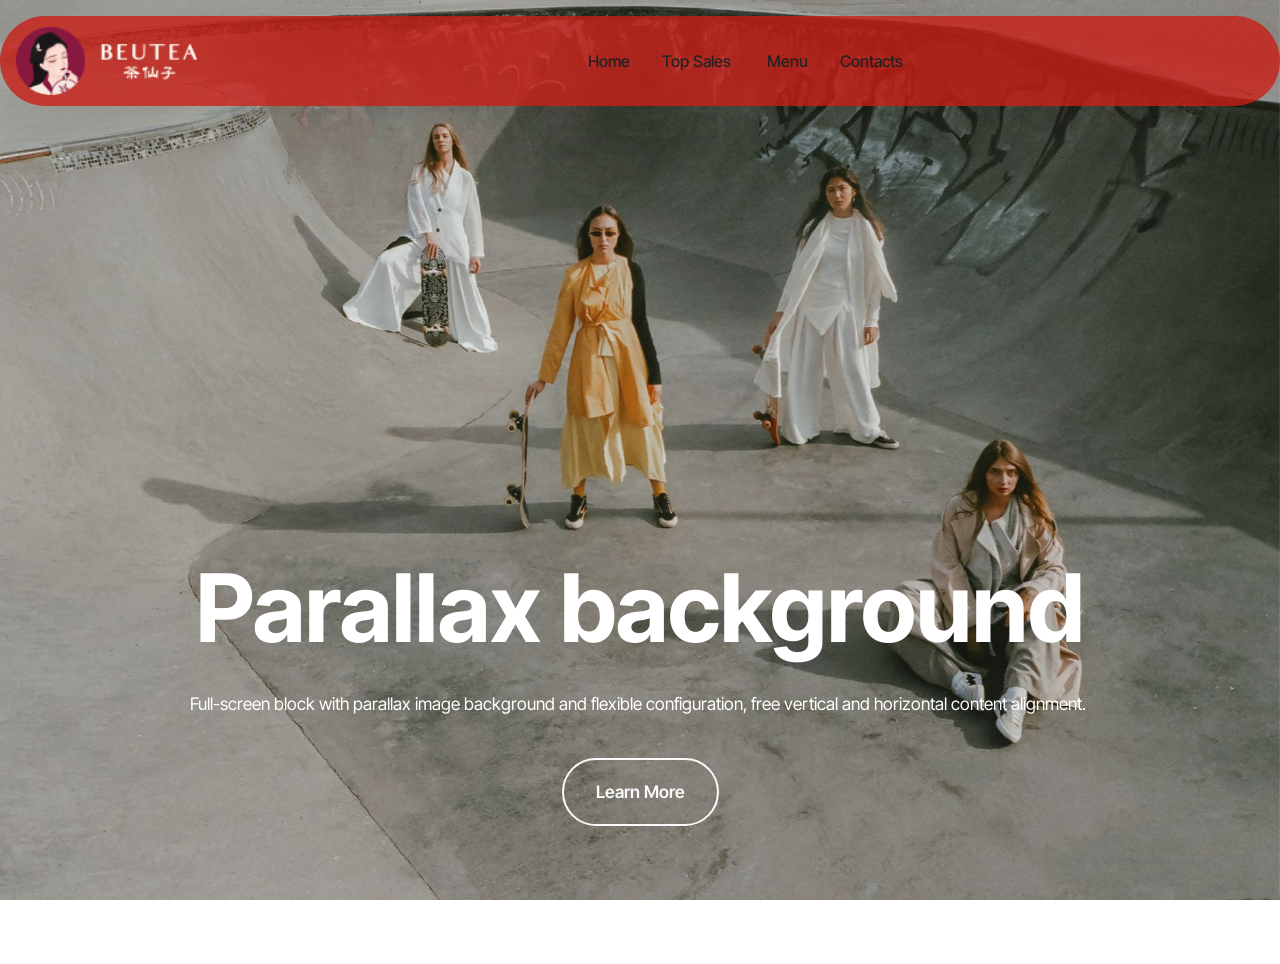
<file: page2.html>
<!DOCTYPE html>
<html  >
<head>
  <!-- Site made with Mobirise Website Builder v6.1.12, https://mobirise.com -->
  <meta charset="UTF-8">
  <meta http-equiv="X-UA-Compatible" content="IE=edge">
  <meta name="generator" content="Mobirise v6.1.12, mobirise.com">
  <meta name="viewport" content="width=device-width, initial-scale=1, minimum-scale=1">
  <link rel="shortcut icon" href="assets/images/logo5.png" type="image/x-icon">
  <meta name="description" content="">
  
  
  <title>Page 2</title>
  <link rel="stylesheet" href="assets/bootstrap/css/bootstrap.min.css">
  <link rel="stylesheet" href="assets/parallax/jarallax.css">
  <link rel="stylesheet" href="assets/animatecss/animate.css">
  <link rel="stylesheet" href="assets/dropdown/css/style.css">
  <link rel="stylesheet" href="assets/theme/css/style.css">
  <link rel="preload" href="https://fonts.googleapis.com/css?family=Inter+Tight:100,200,300,400,500,600,700,800,900,100i,200i,300i,400i,500i,600i,700i,800i,900i&display=swap" as="style" onload="this.onload=null;this.rel='stylesheet'">
  <noscript><link rel="stylesheet" href="https://fonts.googleapis.com/css?family=Inter+Tight:100,200,300,400,500,600,700,800,900,100i,200i,300i,400i,500i,600i,700i,800i,900i&display=swap"></noscript>
  <link rel="preload" as="style" href="assets/mobirise/css/mbr-additional.css?v=MSCFtx"><link rel="stylesheet" href="assets/mobirise/css/mbr-additional.css?v=MSCFtx" type="text/css">

  
  
  
</head>
<body>
  
  <section data-bs-version="5.1" class="menu menu5 cid-vfYMBP2jni" once="menu" id="menu05-1t">
	

	<nav class="navbar navbar-dropdown navbar-fixed-top navbar-expand-lg">
		<div class="container">
			<div class="navbar-brand">
				<span class="navbar-logo">
					<a href="https://mobiri.se">
						<img src="assets/images/beutea20logo-137x52.png" alt="Mobirise Website Builder" style="height: 4.3rem;">
					</a>
				</span>
				
			</div>
			<button class="navbar-toggler" type="button" data-toggle="collapse" data-bs-toggle="collapse" data-target="#navbarSupportedContent" data-bs-target="#navbarSupportedContent" aria-controls="navbarNavAltMarkup" aria-expanded="false" aria-label="Toggle navigation">
				<div class="hamburger">
					<span></span>
					<span></span>
					<span></span>
					<span></span>
				</div>
			</button>
			<div class="collapse navbar-collapse" id="navbarSupportedContent">
				<ul class="navbar-nav nav-dropdown nav-right" data-app-modern-menu="true"><li class="nav-item">
						<a class="nav-link link text-black text-primary display-4" href="index.html#header17-1u">Home</a>
					</li><li class="nav-item"><a class="nav-link link text-black text-primary display-4" href="index.html#gallery03-1x">Top Sales&nbsp;</a></li>
					<li class="nav-item">
						<a class="nav-link link text-black text-primary display-4" href="index.html#features017-20" aria-expanded="false">Menu<br></a>
					</li>
					<li class="nav-item">
						<a class="nav-link link text-black text-primary display-4" href="index.html#contacts02-9">Contacts</a>
					</li></ul>
				
			</div>
		</div>
	</nav>
</section>

<section data-bs-version="5.1" class="header16 cid-vfYMbx04vd mbr-fullscreen mbr-parallax-background" id="header17-1s">
  
  
  <div class="container-fluid">
    <div class="row">
      <div class="content-wrap col-12 col-md-12">
        <h1 class="mbr-section-title mbr-fonts-style mbr-white mb-4 display-1">
          <strong><br>Parallax background</strong>
        </h1>
        
        <p class="mbr-fonts-style mbr-text mbr-white mb-4 display-7">Full-screen block with parallax image background and flexible
          configuration, free vertical and horizontal
          content alignment.&nbsp;</p>
        <div class="mbr-section-btn"><a class="btn btn-white-outline display-7" href="https://mobiri.se">Learn More</a></div>
      </div>
    </div>
  </div>
</section><section class="display-7" style="padding: 0;align-items: center;justify-content: center;flex-wrap: wrap;    align-content: center;display: flex;position: relative;height: 4rem;"><a href="https://mobiri.se/4654943" style="flex: 1 1;height: 4rem;position: absolute;width: 100%;z-index: 1;"><img alt="" style="height: 4rem;" src="[data-uri]"></a><p style="margin: 0;text-align: center;" class="display-7">&#8204;</p><a style="z-index:1" href="https://mobirise.com/html-builder.html">HTML Builder</a></section><script src="assets/bootstrap/js/bootstrap.bundle.min.js"></script>  <script src="assets/parallax/jarallax.js"></script>  <script src="assets/smoothscroll/smooth-scroll.js"></script>  <script src="assets/ytplayer/index.js"></script>  <script src="assets/dropdown/js/navbar-dropdown.js"></script>  <script src="assets/theme/js/script.js"></script>  
  
  
 <div id="scrollToTop" class="scrollToTop mbr-arrow-up"><a style="text-align: center;"><i class="mbr-arrow-up-icon mbr-arrow-up-icon-cm cm-icon cm-icon-smallarrow-up"></i></a></div>
    <input name="animation" type="hidden">
  </body>
</html>
</file>
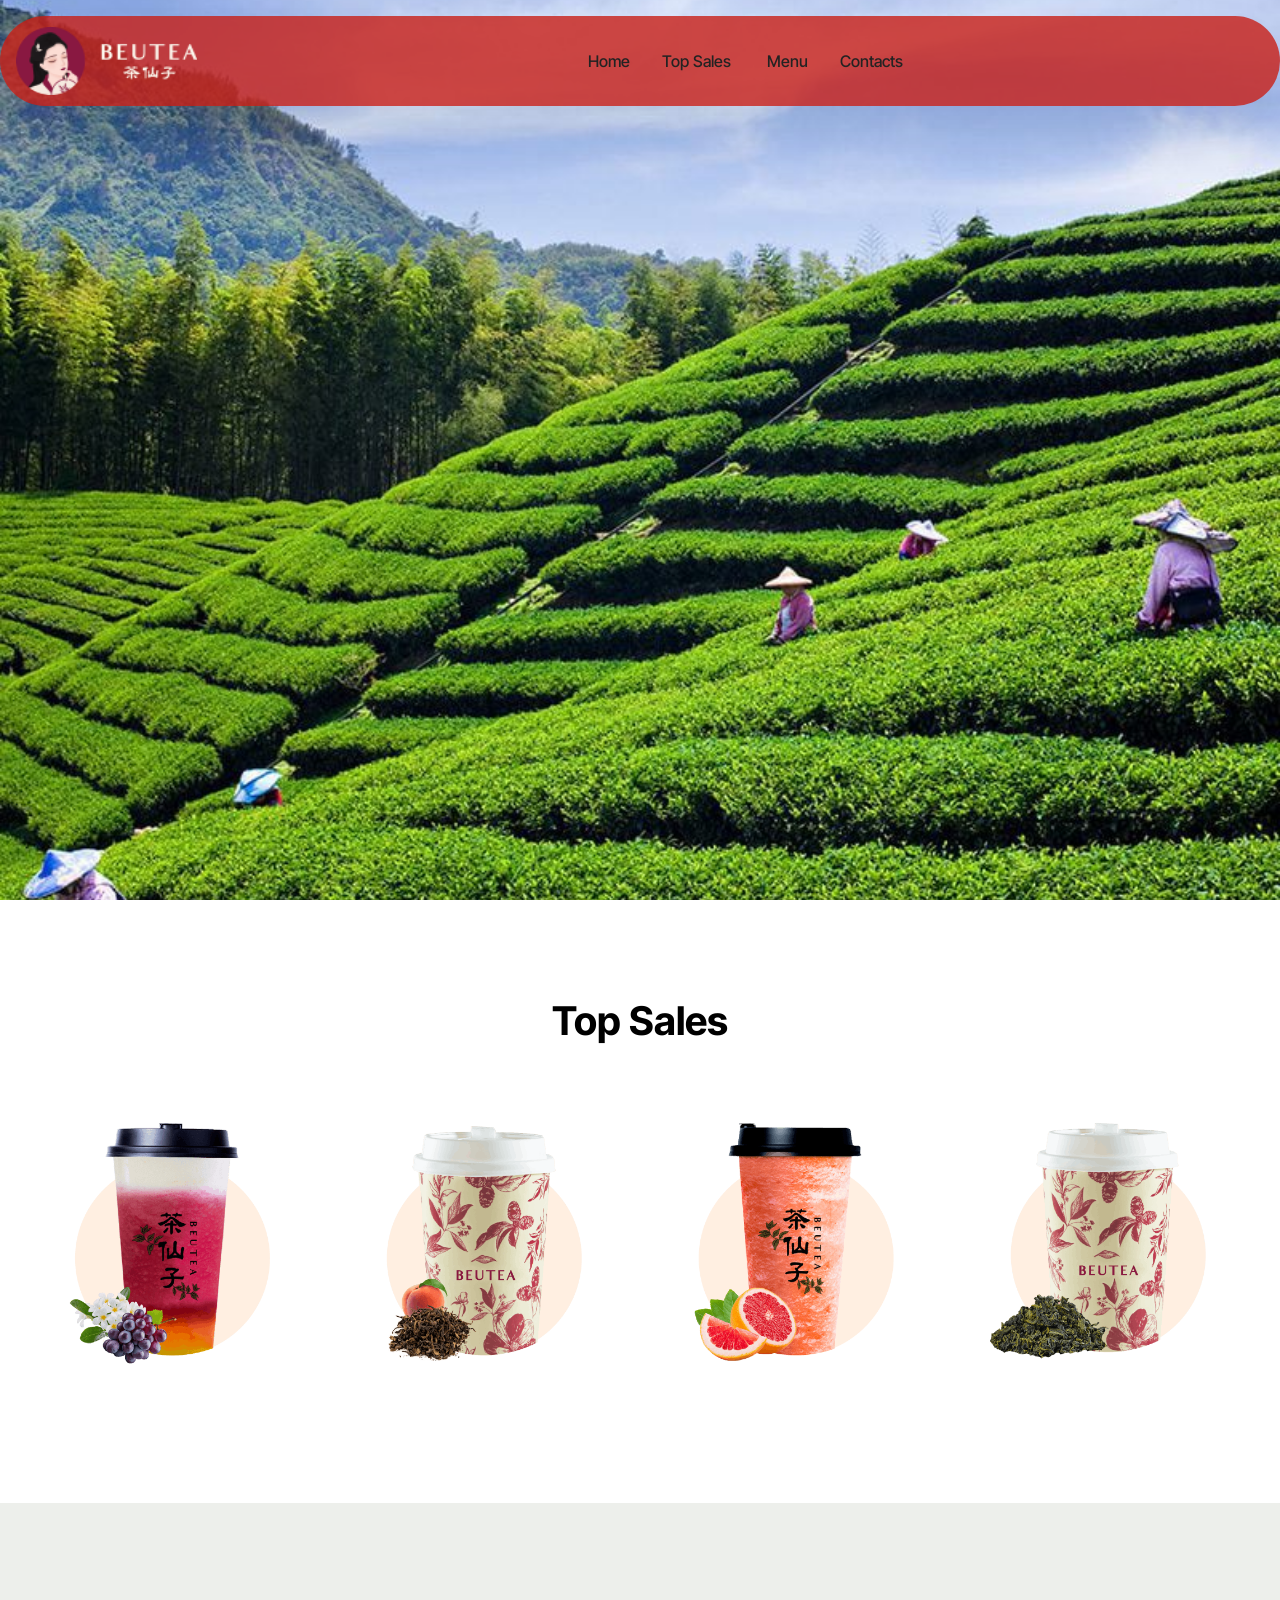
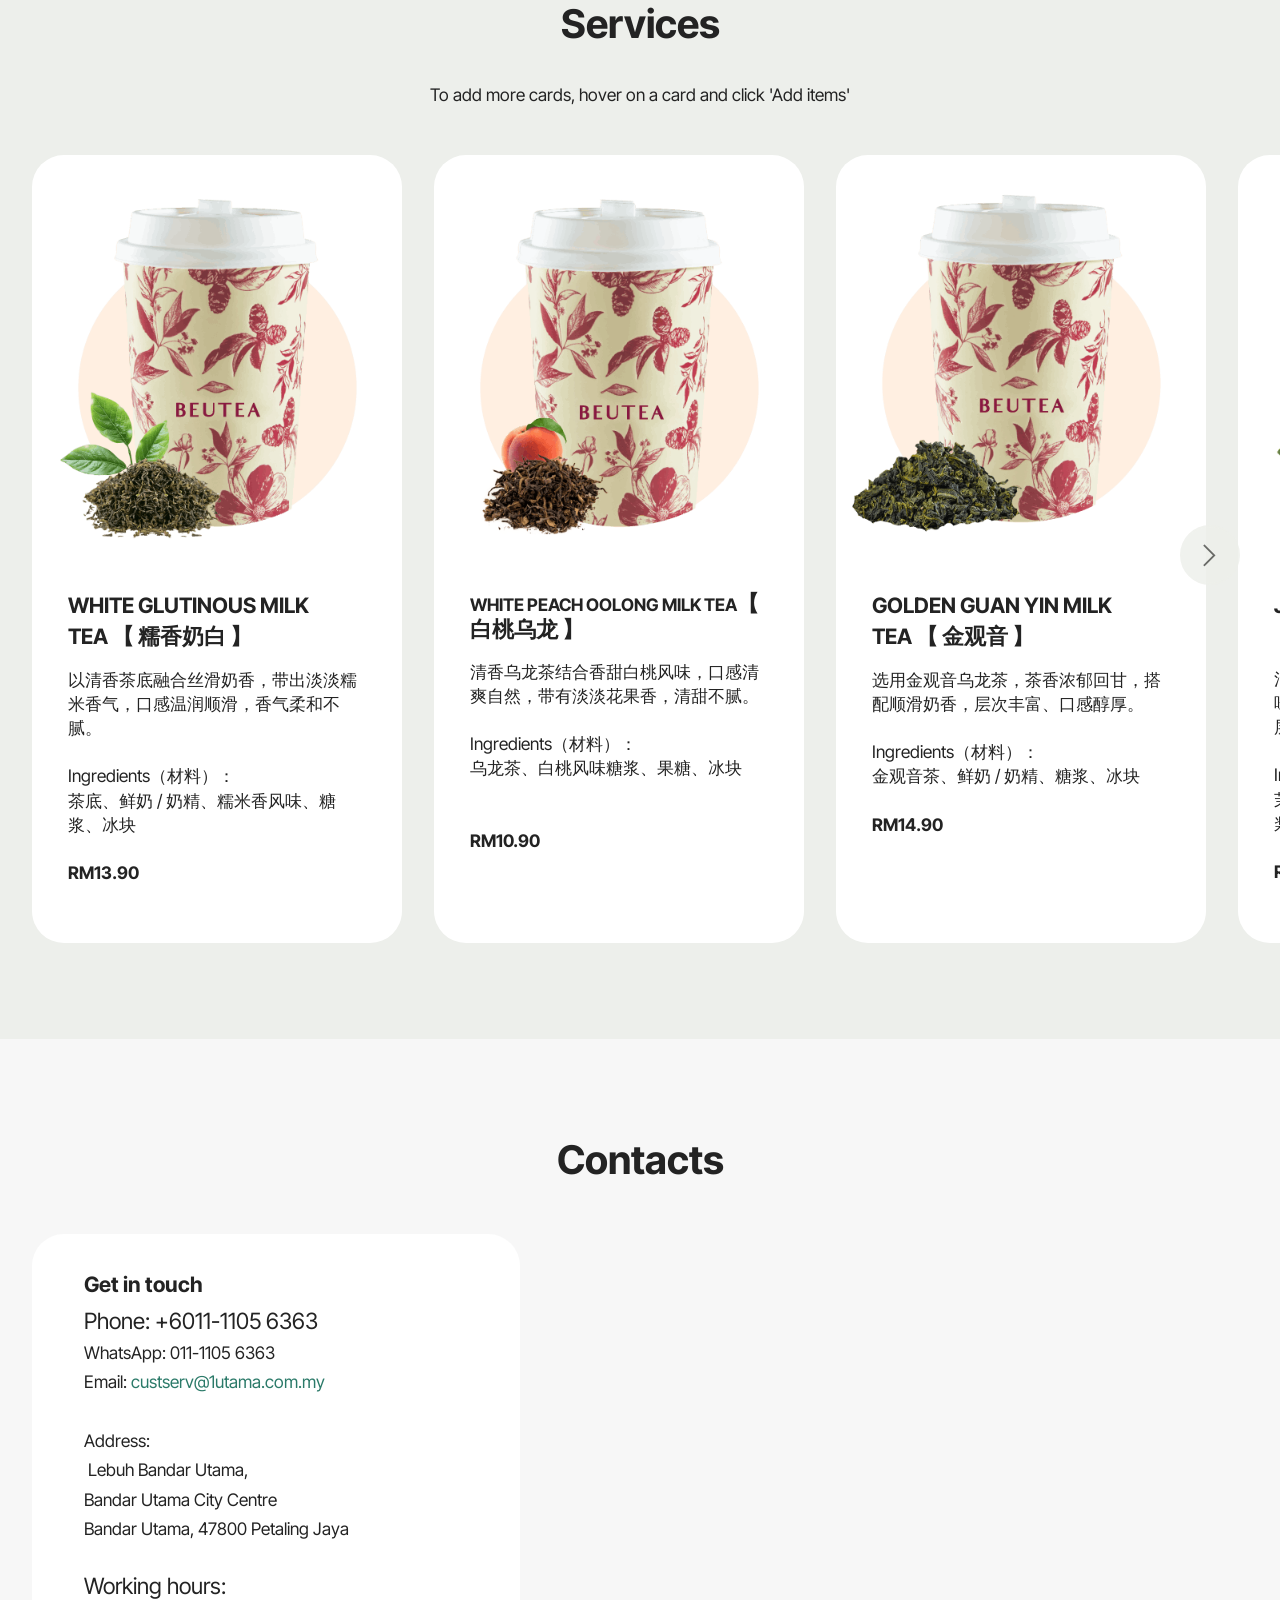
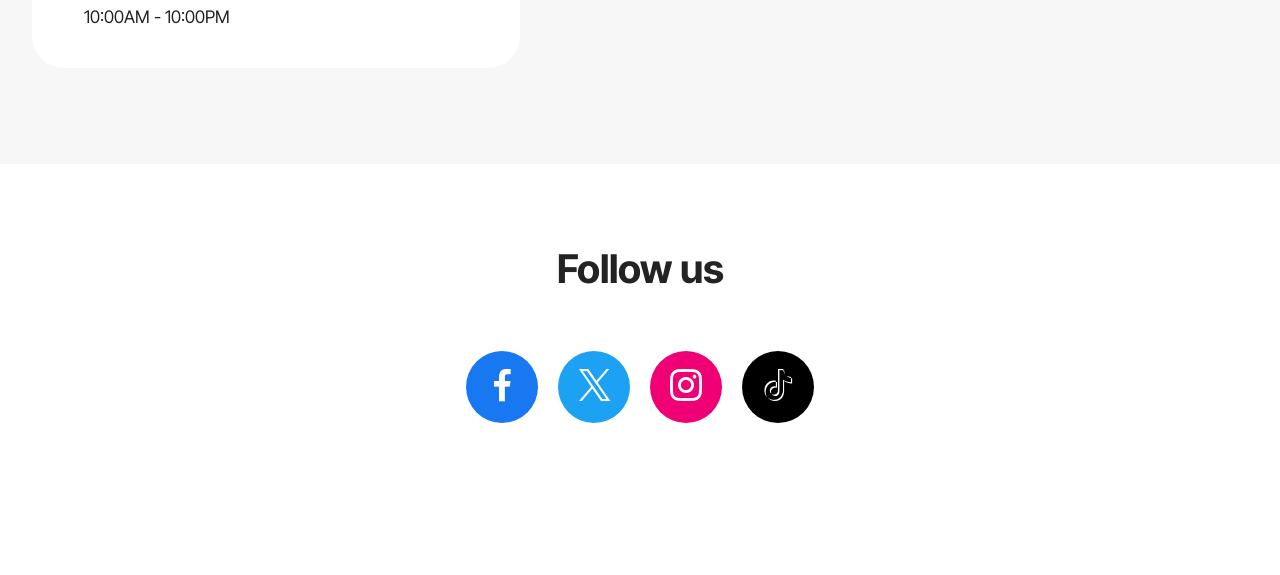
<file: page3.html>
<!DOCTYPE html>
<html  >
<head>
  <!-- Site made with Mobirise Website Builder v6.1.12, https://mobirise.com -->
  <meta charset="UTF-8">
  <meta http-equiv="X-UA-Compatible" content="IE=edge">
  <meta name="generator" content="Mobirise v6.1.12, mobirise.com">
  <meta name="viewport" content="width=device-width, initial-scale=1, minimum-scale=1">
  <link rel="shortcut icon" href="assets/images/beutea20logo-137x52.png" type="image/x-icon">
  <meta name="description" content="">
  
  
  <title>Buetea</title>
  <link rel="stylesheet" href="assets/web/assets/mobirise-icons2/mobirise2.css">
  <link rel="stylesheet" href="assets/bootstrap/css/bootstrap.min.css">
  <link rel="stylesheet" href="assets/parallax/jarallax.css">
  <link rel="stylesheet" href="assets/animatecss/animate.css">
  <link rel="stylesheet" href="assets/dropdown/css/style.css">
  <link rel="stylesheet" href="assets/socicon/css/styles.css">
  <link rel="stylesheet" href="assets/theme/css/style.css">
  <link rel="preload" href="https://fonts.googleapis.com/css?family=Inter+Tight:100,200,300,400,500,600,700,800,900,100i,200i,300i,400i,500i,600i,700i,800i,900i&display=swap" as="style" onload="this.onload=null;this.rel='stylesheet'">
  <noscript><link rel="stylesheet" href="https://fonts.googleapis.com/css?family=Inter+Tight:100,200,300,400,500,600,700,800,900,100i,200i,300i,400i,500i,600i,700i,800i,900i&display=swap"></noscript>
  <link rel="preload" as="style" href="assets/mobirise/css/mbr-additional.css?v=b28xKw"><link rel="stylesheet" href="assets/mobirise/css/mbr-additional.css?v=b28xKw" type="text/css">

  
  
  
</head>
<body>
  
  <section data-bs-version="5.1" class="menu menu5 cid-vg4qPI8ucv" once="menu" id="menu05-23">
	

	<nav class="navbar navbar-dropdown navbar-fixed-top navbar-expand-lg">
		<div class="container">
			<div class="navbar-brand">
				<span class="navbar-logo">
					<a href="https://mobiri.se">
						<img src="assets/images/beutea20logo-137x52.png" alt="Mobirise Website Builder" style="height: 4.3rem;">
					</a>
				</span>
				
			</div>
			<button class="navbar-toggler" type="button" data-toggle="collapse" data-bs-toggle="collapse" data-target="#navbarSupportedContent" data-bs-target="#navbarSupportedContent" aria-controls="navbarNavAltMarkup" aria-expanded="false" aria-label="Toggle navigation">
				<div class="hamburger">
					<span></span>
					<span></span>
					<span></span>
					<span></span>
				</div>
			</button>
			<div class="collapse navbar-collapse" id="navbarSupportedContent">
				<ul class="navbar-nav nav-dropdown nav-right" data-app-modern-menu="true"><li class="nav-item">
						<a class="nav-link link text-black text-primary display-4" href="index.html#header17-1u">Home</a>
					</li><li class="nav-item"><a class="nav-link link text-black text-primary display-4" href="index.html#gallery03-1x">Top Sales&nbsp;</a></li>
					<li class="nav-item">
						<a class="nav-link link text-black text-primary display-4" href="index.html#features017-20" aria-expanded="false">Menu<br></a>
					</li>
					<li class="nav-item">
						<a class="nav-link link text-black text-primary display-4" href="index.html#contacts02-9">Contacts</a>
					</li></ul>
				
			</div>
		</div>
	</nav>
</section>

<section data-bs-version="5.1" class="header16 cid-vg4qPIvZiQ mbr-fullscreen mbr-parallax-background" id="header17-24">
  
  
  <div class="container-fluid">
    <div class="row">
      <div class="content-wrap col-12 col-md-12">
        
        
        
        
      </div>
    </div>
  </div>
</section>

<section data-bs-version="5.1" class="gallery3 cid-vg4qPIPOeY" id="gallery03-25">
    
    
    <div class="container-fluid">
      <div class="row justify-content-center">
        <div class="col-12 content-head">
          <div class="mbr-section-head mb-5">
            <h4 class="mbr-section-title mbr-fonts-style align-center mb-0 display-2">
              <strong>Top Sales</strong></h4>
            
          </div>
        </div>
      </div>
      <div class="row">
        <div class="item features-image col-12 col-md-6 col-lg-3">
          <div class="item-wrapper">
            <div class="item-img">
              <img src="assets/images/buetea20e88c89e88e89e891a1e89084-500x500.png" alt="Mobirise Website Builder" title="" data-slide-to="0" data-bs-slide-to="0">
            </div>
            
          </div>
        </div>
        <div class="item features-image col-12 col-md-6 col-lg-3">
          <div class="item-wrapper">
            <div class="item-img">
              <img src="assets/images/buetea20e799bde6a183e4b98ce9be99-500x500.png" alt="Mobirise Website Builder" title="" data-slide-to="1" data-bs-slide-to="1">
            </div>
            
          </div>
        </div>
        <div class="item features-image col-12 col-md-6 col-lg-3">
          <div class="item-wrapper">
            <div class="item-img">
              <img src="assets/images/buetea20e4ba91e8beb9e7baa2e69f9a-500x500.png" alt="Mobirise Website Builder" title="" data-slide-to="2" data-bs-slide-to="2">
            </div>
            
          </div>
        </div>
        <div class="item features-image col-12 col-md-6 col-lg-3">
          <div class="item-wrapper">
            <div class="item-img">
              <img src="assets/images/buetea20e98791e8a782e99fb3-500x500.png" alt="Mobirise Website Builder" title="" data-slide-to="3" data-bs-slide-to="3">
            </div>
            
          </div>
        </div>
      </div>
    </div>
  </section>

<section data-bs-version="5.1" class="features017 mbr-embla cid-vg4qPJgGXW" id="features017-26">
	
	
	<div class="position-relative">
		<div class="container-fluid">
			<div class="row justify-content-center">
				<div class="col-12 content-head">
					<div class="mbr-section-head mb-5">
						<h4 class="mbr-section-title mbr-fonts-style align-center mb-0 display-2">
							<strong>Services</strong>
						</h4>
						<h5 class="mbr-section-subtitle mbr-fonts-style align-center mb-0 mt-4 display-7">
							To add more cards, hover on a card and click 'Add items'
						</h5>
					</div>
				</div>
			</div>
		</div>

		<div class="embla" data-skip-snaps="true" data-align="center" data-contain-scroll="trimSnaps" data-auto-play-interval="5" data-draggable="true">
			<div class="embla__viewport container-fluid">
				<div class="embla__container">
					<div class="embla__slide slider-image item active" style="margin-left: 1rem; margin-right: 1rem;">
						<div class="slide-content">
							<div class="item-img">
								<div class="item-wrapper">
									<img src="assets/images/buetea20e7b3afe9a699e5a5b6e799bd-500x500.png" alt="Mobirise Website Builder" title="" data-slide-to="0" data-bs-slide-to="0">
								</div>
							</div>
							<div class="item-content">
								<h5 class="item-title mbr-fonts-style display-5"><strong>WHITE GLUTINOUS MILK TEA&nbsp;</strong><strong style="font-size: 1.4rem;">【 糯香奶白 】</strong></h5>
								
								<p class="mbr-text mbr-fonts-style mt-3 display-7">以清香茶底融合丝滑奶香，带出淡淡糯米香气，口感温润顺滑，香气柔和不腻。<br><br>Ingredients（材料）：<br>茶底、鲜奶 / 奶精、糯米香风味、糖浆、冰块<br><br><strong>RM13.90</strong></p>
							</div>

							
						</div>
					</div><div class="embla__slide slider-image item active" style="margin-left: 1rem; margin-right: 1rem;">
						<div class="slide-content">
							<div class="item-img">
								<div class="item-wrapper">
									<img src="assets/images/buetea20e799bde6a183e4b98ce9be99-500x500.png" alt="Mobirise Website Builder" title="" data-slide-to="1" data-bs-slide-to="1">
								</div>
							</div>
							<div class="item-content">
								<h5 class="item-title mbr-fonts-style display-7"><strong>WHITE PEACH OOLONG MILK TEA</strong><strong style="font-size: 1.4rem;">【 白桃乌龙 】</strong></h5>
								
								<p class="mbr-text mbr-fonts-style mt-3 display-7">清香乌龙茶结合香甜白桃风味，口感清爽自然，带有淡淡花果香，清甜不腻。<br><br>Ingredients（材料）：<br>乌龙茶、白桃风味糖浆、果糖、冰块<br><strong><br></strong><br><strong>RM10.90</strong></p>
							</div>

							
						</div>
					</div><div class="embla__slide slider-image item active" style="margin-left: 1rem; margin-right: 1rem;">
						<div class="slide-content">
							<div class="item-img">
								<div class="item-wrapper">
									<img src="assets/images/buetea20e98791e8a782e99fb3-500x500.png" alt="Mobirise Website Builder" title="" data-slide-to="2" data-bs-slide-to="2">
								</div>
							</div>
							<div class="item-content">
								<h5 class="item-title mbr-fonts-style display-5"><strong>GOLDEN GUAN YIN MILK TEA&nbsp;</strong><strong style="font-size: 1.4rem;">【 金观音 】</strong></h5>
								
								<p class="mbr-text mbr-fonts-style mt-3 display-7">选用金观音乌龙茶，茶香浓郁回甘，搭配顺滑奶香，层次丰富、口感醇厚。<br><br>Ingredients（材料）：<br>金观音茶、鲜奶 / 奶精、糖浆、冰块<br><br><strong>RM14.90</strong><br></p>
							</div>

							
						</div>
					</div>
					<div class="embla__slide slider-image item" style="margin-left: 1rem; margin-right: 1rem;">
						<div class="slide-content">
							<div class="item-img">
								<div class="item-wrapper">
									<img src="assets/images/buetea20e88c89e88e89e891a1e89084-500x500.png" alt="Mobirise Website Builder" title="" data-slide-to="3" data-bs-slide-to="3">
								</div>
							</div>
							<div class="item-content">
								<h5 class="item-title mbr-fonts-style display-5"><strong>JASMINE GRAPE TEA
</strong><div><strong>【 茉莉葡萄 】</strong></div></h5>
								
								<p class="mbr-text mbr-fonts-style mt-3 display-7">清香茉莉花茶为基底，融合鲜甜葡萄风味，花香与果香交织，口感清新多汁，层次轻盈。<br><br>Ingredients（材料）：<br>茉莉花茶、葡萄风味 / 葡萄果肉、糖浆、冰块<br><br><strong>RM17.90</strong></p>
							</div>
							
						</div>
					</div>
					<div class="embla__slide slider-image item" style="margin-left: 1rem; margin-right: 1rem;">
						<div class="slide-content">
							<div class="item-img">
								<div class="item-wrapper">
									<img src="assets/images/buetea20e4ba91e8beb9e7baa2e69f9a-500x500.png" alt="Mobirise Website Builder" title="" data-slide-to="4" data-bs-slide-to="4">
								</div>
							</div>
							<div class="item-content">
								<h5 class="item-title mbr-fonts-style display-5"><strong>FRESH GRAPEFRUIT TEA
</strong><div><strong>【 云边红柚 】</strong></div></h5>
								
								<p class="mbr-text mbr-fonts-style mt-3 display-7">以清爽茶底搭配微酸甘甜的红柚风味，带出自然果香与淡雅茶韵，清新解腻，口感轻盈。<br><br>Ingredients（材料）：<br>茶底、红柚果肉 / 红柚酱、糖浆、冰块<br><br><strong>RM15.90</strong></p>
							</div>
							
						</div>
					</div>
					<div class="embla__slide slider-image item" style="margin-left: 1rem; margin-right: 1rem;">
						<div class="slide-content">
							<div class="item-img">
								<div class="item-wrapper">
									<img src="assets/images/buetea20e6a3aee69e97e6a999e9a699-500x500.png" alt="Mobirise Website Builder" title="" data-slide-to="5" data-bs-slide-to="5">
								</div>
							</div>
							<div class="item-content">
								<h5 class="item-title mbr-fonts-style display-5"><strong>FRESH ORANGE TEA
</strong><div><strong>【 森林撜香 】</strong></div></h5>
								
								<p class="mbr-text mbr-fonts-style mt-3 display-7">清新茶底融入香甜橙子风味，散发自然果香，口感清爽明亮，如置身果香森林般轻快。<br><br>Ingredients（材料）：<br>茶底、橙子风味 / 橙汁、糖浆、冰块<br><br><strong>RM15.90</strong></p>
							</div>
							
						</div>
					</div>
					<div class="embla__slide slider-image item" style="margin-left: 1rem; margin-right: 1rem;">
						<div class="slide-content">
							<div class="item-img">
								<div class="item-wrapper">
									<img src="assets/images/buetea20e88a9de88a9de8a5bfe7939c-500x500.png" alt="Mobirise Website Builder" title="" data-slide-to="6" data-bs-slide-to="6">
								</div>
							</div>
							<div class="item-content">
								<h5 class="item-title mbr-fonts-style display-5"><strong>FRESH WATERMELON TEA
</strong><div><strong>【 芝芝西瓜 】</strong></div></h5>
								
								<p class="mbr-text mbr-fonts-style mt-3 display-7">清甜西瓜果香融合绵密芝士奶盖，咸甜交织，清爽中带丝滑，层次丰富不腻。<br><br>Ingredients（材料）：<br>西瓜果汁、芝士奶盖、糖浆、冰块<br><br><strong>RM15.90</strong></p>
							</div>
							
						</div>
					</div>
					<div class="embla__slide slider-image item" style="margin-left: 1rem; margin-right: 1rem;">
						<div class="slide-content">
							<div class="item-img">
								<div class="item-wrapper">
									<img src="assets/images/buetea20e99baae4b990e88a92e88a92-500x500.png" alt="Mobirise Website Builder" title="" data-slide-to="7" data-bs-slide-to="7">
								</div>
							</div>
							<div class="item-content">
								<h5 class="item-title mbr-fonts-style display-5"><strong>FRESH MANGO MILKSHAKE
</strong><div><strong>【 雪乐芒芒 】</strong></div></h5>
								
								<p class="mbr-text mbr-fonts-style mt-3 display-7">香甜芒果风味搭配细腻冰沙口感，清凉顺滑，带来如雪般轻盈的夏日体验。<br><br>Ingredients（材料）：<br>芒果果泥 / 果汁、冰沙、糖浆<br><br><strong>RM17.90</strong></p>
							</div>
							
						</div>
					</div><div class="embla__slide slider-image item" style="margin-left: 1rem; margin-right: 1rem;">
						<div class="slide-content">
							<div class="item-img">
								<div class="item-wrapper">
									<img src="assets/images/buetea20e88ab1e69e9ce5b1b1efbc88700mlefbc89-500x500.png" alt="Mobirise Website Builder" title="" data-slide-to="8" data-bs-slide-to="8">
								</div>
							</div>
							<div class="item-content">
								<h5 class="item-title mbr-fonts-style display-5"><div><strong>FRESH TROPICAL FRUIT TEA (700ml)</strong></div><div><strong style="font-size: 1.4rem;">【 花果山 (700ml) 】</strong></div></h5>
								
								<p class="mbr-text mbr-fonts-style mt-3 display-7">多种热带水果风味融合，酸甜清爽，果香层层绽放，大杯更满足。<br><br>Ingredients（材料）：<br>综合水果（如橙、凤梨、百香果等）、茶底、糖浆、冰块<br><strong><br>RM16.90</strong></p>
							</div>
							
						</div>
					</div>
					<div class="embla__slide slider-image item" style="margin-left: 1rem; margin-right: 1rem;">
						<div class="slide-content">
							<div class="item-img">
								<div class="item-wrapper">
									<img src="assets/images/buetea20e6b885e7b3a5-500x500.png" alt="Mobirise Website Builder" title="" data-slide-to="9" data-bs-slide-to="9">
								</div>
							</div>
							<div class="item-content">
								<h5 class="item-title mbr-fonts-style display-5"><strong>GLUTINOUS OOLONG COLD BREW
</strong><div><strong>【 清糯 】</strong></div></h5>
								
								<p class="mbr-text mbr-fonts-style mt-3 display-7">淡雅茶香融合柔和糯米香气，口感清爽顺口，温润不腻，简单却耐喝。<br><br>Ingredients（材料）：<br>茶底、糯米香风味、糖浆、冰块<br><br><strong>RM15.90</strong></p>
							</div>
							
						</div>
					</div>
					<div class="embla__slide slider-image item" style="margin-left: 1rem; margin-right: 1rem;">
					<div class="slide-content">
						<div class="item-img">
							<div class="item-wrapper">
								<img src="assets/images/buetea20e98791e8a782e99fb3e88a9de5a3abe5a5b6e79b96-500x500.png" alt="Mobirise Website Builder" title="" data-slide-to="10" data-bs-slide-to="10">
							</div>
						</div>
						<div class="item-content">
							<h5 class="item-title mbr-fonts-style display-5"><strong>GOLDEN GUAN YIN TEA TEA MACCHIATO
</strong><div><strong>【 金观音芝士奶盖 】</strong></div></h5>
							
							<p class="mbr-text mbr-fonts-style mt-3 display-7">金观音茶底散发花香回甘，搭配绵密芝士奶盖，咸香与茶香平衡，层次丰富。<br><br>Ingredients（材料）：<br>金观音茶、芝士奶盖、糖浆、冰块<br><br><strong>RM15.90</strong></p>
						</div>
						
					</div>
					</div><div class="embla__slide slider-image item" style="margin-left: 1rem; margin-right: 1rem;">
					<div class="slide-content">
						<div class="item-img">
							<div class="item-wrapper">
								<img src="assets/images/buetea20e799bde6a183e9a699e88a9de5a3abe5a5b6e79b96-500x500.png" alt="Mobirise Website Builder" title="" data-slide-to="11" data-bs-slide-to="11">
							</div>
						</div>
						<div class="item-content">
							<h5 class="item-title mbr-fonts-style display-5"><strong>WHITE PEACH TEA TEA MACCHIATO
</strong><div><strong>【 白挑香芝士奶盖 】</strong></div></h5>
							
							<p class="mbr-text mbr-fonts-style mt-3 display-7">清新白桃果香结合顺滑茶底，顶部覆上浓郁芝士奶盖，甜中带咸，口感细腻。<br><br>Ingredients（材料）：<br>白桃风味、茶底、芝士奶盖、糖浆、冰块<br><br><strong>RM15.90</strong></p>
						</div>
						
					</div>
					</div>
				</div>
			</div>
			<button class="embla__button embla__button--prev">
				<span class="mobi-mbri mobi-mbri-arrow-prev mbr-iconfont" aria-hidden="true"></span>
				<span class="sr-only visually-hidden visually-hidden visually-hidden">Previous</span>
			</button>
			<button class="embla__button embla__button--next">
				<span class="mobi-mbri mobi-mbri-arrow-next mbr-iconfont" aria-hidden="true"></span>
				<span class="sr-only visually-hidden visually-hidden visually-hidden">Next</span>
			</button>
		</div>
	</div>
</section>

<section data-bs-version="5.1" class="contacts2 map1 cid-vg4qPKQsLc" id="contacts02-27">

    

    
    <div class="container">
        <div class="mbr-section-head mb-5">
            <h3 class="mbr-section-title mbr-fonts-style align-center mb-0 display-2">
                <strong>Contacts</strong>
            </h3>
            
        </div>
        <div class="row justify-content-center mt-4">
            <div class="card col-12 col-md-5">
                <div class="card-wrapper">
                    <div class="text-wrapper">
                        <h5 class="cardTitle mbr-fonts-style mb-2 display-5">
                        <strong>Get in touch</strong></h5>
                    <ul class="list mbr-fonts-style display-7">
                        <li class="mbr-text item-wrap"><span style="font-size: 1.4rem;">Phone: +6011-1105 6363</span><br></li>
                        <li class="mbr-text item-wrap">WhatsApp: 011-1105 6363</li>
                        <li class="mbr-text item-wrap">Email: <a href="mailto:info@site.com" class="text-primary">custserv@1utama.com.my</a></li><li class="mbr-text item-wrap"><br></li>
                        <li class="mbr-text item-wrap">Address: </li><li class="mbr-text item-wrap">&nbsp;Lebuh Bandar Utama,
</li><li class="mbr-text item-wrap">Bandar Utama City Centre
</li><li class="mbr-text item-wrap">Bandar Utama, 47800 Petaling Jaya</li><li class="mbr-text item-wrap"><br></li><li class="mbr-text item-wrap"><span style="font-size: 1.4rem;">Working hours:</span><br></li><li class="mbr-text item-wrap">10:00AM - 10:00PM</li>
                    </ul>
                    </div>
                </div>
            </div>
            <div class="map-wrapper col-12 col-md-7">
                <div class="google-map"><iframe frameborder="0" style="border:0" src="https://www.google.com/maps/embed?pb=!1m18!1m12!1m3!1d3983.7924460059235!2d101.61183947727665!3d3.1493851886421265!2m3!1f0!2f0!3f0!3m2!1i1024!2i768!4f13.1!3m3!1m2!1s0x31cc4ed29f2fe42f%3A0xfd81eb3a4d9eb904!2s1%20Utama%20Shopping%20Centre!5e0!3m2!1sen!2smy!4v1775458931652!5m2!1sen!2smy" allowfullscreen=""></iframe></div>
            </div>
        </div>
    </div>
</section>

<section data-bs-version="5.1" class="social4 cid-vg4qPLh0Na" id="social04-28">
    
    
    

    <div class="container">
        <div class="media-container-row">
            <div class="col-12">
                <h3 class="mbr-section-title align-center mb-5 mbr-fonts-style display-2">
                    <strong>Follow us</strong>
                </h3>
                <div class="social-list align-center">
                    <a class="iconfont-wrapper bg-facebook m-2 " target="_blank" href="https://mobiri.se">
                        <span class="socicon-facebook socicon"></span>
                    </a>
                    <a class="iconfont-wrapper bg-twitter m-2" href="https://mobiri.se" target="_blank">
                        <span class="socicon-twitter socicon"></span>
                    </a>
                    <a class="iconfont-wrapper bg-instagram m-2" href="https://mobiri.se" target="_blank">
                        <span class="socicon-instagram socicon"></span>
                    </a>
                    
                    
                    
                    
                    
                    <a class="iconfont-wrapper bg-tiktok m-2" href="https://mobiri.se" target="_blank">
                        <span class="socicon-tiktok socicon"></span>
                    </a>
                    
                    
                </div>
            </div>
        </div>
    </div>
</section><section class="display-7" style="padding: 0;align-items: center;justify-content: center;flex-wrap: wrap;    align-content: center;display: flex;position: relative;height: 4rem;"><a href="https://mobiri.se/4654943" style="flex: 1 1;height: 4rem;position: absolute;width: 100%;z-index: 1;"><img alt="" style="height: 4rem;" src="[data-uri]"></a><p style="margin: 0;text-align: center;" class="display-7">&#8204;</p><a style="z-index:1" href="https://mobirise.com/builder/ai-website-generator.html">AI Website Generator</a></section><script src="assets/bootstrap/js/bootstrap.bundle.min.js"></script>  <script src="assets/parallax/jarallax.js"></script>  <script src="assets/smoothscroll/smooth-scroll.js"></script>  <script src="assets/ytplayer/index.js"></script>  <script src="assets/dropdown/js/navbar-dropdown.js"></script>  <script src="assets/embla/embla.min.js"></script>  <script src="assets/embla/script.js"></script>  <script src="assets/theme/js/script.js"></script>  
  
  
 <div id="scrollToTop" class="scrollToTop mbr-arrow-up"><a style="text-align: center;"><i class="mbr-arrow-up-icon mbr-arrow-up-icon-cm cm-icon cm-icon-smallarrow-up"></i></a></div>
    <input name="animation" type="hidden">
  </body>
</html>
</file>
<file: assets/web/assets/mobirise-icons2/mobirise2.css>
@font-face {
  font-family: 'Moririse2';
  font-display: swap;
  src:  url('mobirise2.eot?f2bix4');
  src:  url('mobirise2.eot?f2bix4#iefix') format('embedded-opentype'),
    url('mobirise2.woff2?f2bix4') format('woff2'),
    url('mobirise2.woff?f2bix4') format('woff'),
    url('mobirise2.ttf?f2bix4') format('truetype'),
    url('mobirise2.svg?f2bix4#mobirise2') format('svg');
  font-weight: normal;
  font-style: normal;
}

[class^="mobi-"], [class*=" mobi-"] {
  /* use !important to prevent issues with browser extensions that change fonts */
  font-family: 'Moririse2' !important;
  speak: none;
  font-style: normal;
  font-weight: normal;
  font-variant: normal;
  text-transform: none;
  line-height: 1;

  /* Better Font Rendering =========== */
  -webkit-font-smoothing: antialiased;
  -moz-osx-font-smoothing: grayscale;
}

.mobi-mbri-add-submenu:before {
  content: "\e900";
}
.mobi-mbri-alert:before {
  content: "\e901";
}
.mobi-mbri-align-center:before {
  content: "\e902";
}
.mobi-mbri-align-justify:before {
  content: "\e903";
}
.mobi-mbri-align-left:before {
  content: "\e904";
}
.mobi-mbri-align-right:before {
  content: "\e905";
}
.mobi-mbri-android:before {
  content: "\e906";
}
.mobi-mbri-apple:before {
  content: "\e907";
}
.mobi-mbri-arrow-down:before {
  content: "\e908";
}
.mobi-mbri-arrow-next:before {
  content: "\e909";
}
.mobi-mbri-arrow-prev:before {
  content: "\e90a";
}
.mobi-mbri-arrow-up:before {
  content: "\e90b";
}
.mobi-mbri-bold:before {
  content: "\e90c";
}
.mobi-mbri-bookmark:before {
  content: "\e90d";
}
.mobi-mbri-bootstrap:before {
  content: "\e90e";
}
.mobi-mbri-briefcase:before {
  content: "\e90f";
}
.mobi-mbri-browse:before {
  content: "\e910";
}
.mobi-mbri-bulleted-list:before {
  content: "\e911";
}
.mobi-mbri-calendar:before {
  content: "\e912";
}
.mobi-mbri-camera:before {
  content: "\e913";
}
.mobi-mbri-cart-add:before {
  content: "\e914";
}
.mobi-mbri-cart-full:before {
  content: "\e915";
}
.mobi-mbri-cash:before {
  content: "\e916";
}
.mobi-mbri-change-style:before {
  content: "\e917";
}
.mobi-mbri-chat:before {
  content: "\e918";
}
.mobi-mbri-clock:before {
  content: "\e919";
}
.mobi-mbri-close:before {
  content: "\e91a";
}
.mobi-mbri-cloud:before {
  content: "\e91b";
}
.mobi-mbri-code:before {
  content: "\e91c";
}
.mobi-mbri-contact-form:before {
  content: "\e91d";
}
.mobi-mbri-credit-card:before {
  content: "\e91e";
}
.mobi-mbri-cursor-click:before {
  content: "\e91f";
}
.mobi-mbri-cust-feedback:before {
  content: "\e920";
}
.mobi-mbri-database:before {
  content: "\e921";
}
.mobi-mbri-delivery:before {
  content: "\e922";
}
.mobi-mbri-desktop:before {
  content: "\e923";
}
.mobi-mbri-devices:before {
  content: "\e924";
}
.mobi-mbri-down:before {
  content: "\e925";
}
.mobi-mbri-download-2:before {
  content: "\e926";
}
.mobi-mbri-download:before {
  content: "\e927";
}
.mobi-mbri-drag-n-drop-2:before {
  content: "\e928";
}
.mobi-mbri-drag-n-drop:before {
  content: "\e929";
}
.mobi-mbri-edit-2:before {
  content: "\e92a";
}
.mobi-mbri-edit:before {
  content: "\e92b";
}
.mobi-mbri-error:before {
  content: "\e92c";
}
.mobi-mbri-extension:before {
  content: "\e92d";
}
.mobi-mbri-features:before {
  content: "\e92e";
}
.mobi-mbri-file:before {
  content: "\e92f";
}
.mobi-mbri-flag:before {
  content: "\e930";
}
.mobi-mbri-folder:before {
  content: "\e931";
}
.mobi-mbri-gift:before {
  content: "\e932";
}
.mobi-mbri-github:before {
  content: "\e933";
}
.mobi-mbri-globe-2:before {
  content: "\e934";
}
.mobi-mbri-globe:before {
  content: "\e935";
}
.mobi-mbri-growing-chart:before {
  content: "\e936";
}
.mobi-mbri-hearth:before {
  content: "\e937";
}
.mobi-mbri-help:before {
  content: "\e938";
}
.mobi-mbri-home:before {
  content: "\e939";
}
.mobi-mbri-hot-cup:before {
  content: "\e93a";
}
.mobi-mbri-idea:before {
  content: "\e93b";
}
.mobi-mbri-image-gallery:before {
  content: "\e93c";
}
.mobi-mbri-image-slider:before {
  content: "\e93d";
}
.mobi-mbri-info:before {
  content: "\e93e";
}
.mobi-mbri-italic:before {
  content: "\e93f";
}
.mobi-mbri-key:before {
  content: "\e940";
}
.mobi-mbri-laptop:before {
  content: "\e941";
}
.mobi-mbri-layers:before {
  content: "\e942";
}
.mobi-mbri-left-right:before {
  content: "\e943";
}
.mobi-mbri-left:before {
  content: "\e944";
}
.mobi-mbri-letter:before {
  content: "\e945";
}
.mobi-mbri-like:before {
  content: "\e946";
}
.mobi-mbri-link:before {
  content: "\e947";
}
.mobi-mbri-lock:before {
  content: "\e948";
}
.mobi-mbri-login:before {
  content: "\e949";
}
.mobi-mbri-logout:before {
  content: "\e94a";
}
.mobi-mbri-magic-stick:before {
  content: "\e94b";
}
.mobi-mbri-map-pin:before {
  content: "\e94c";
}
.mobi-mbri-menu:before {
  content: "\e94d";
}
.mobi-mbri-mobile-2:before {
  content: "\e94e";
}
.mobi-mbri-mobile-horizontal:before {
  content: "\e94f";
}
.mobi-mbri-mobile:before {
  content: "\e950";
}
.mobi-mbri-mobirise:before {
  content: "\e951";
}
.mobi-mbri-more-horizontal:before {
  content: "\e952";
}
.mobi-mbri-more-vertical:before {
  content: "\e953";
}
.mobi-mbri-music:before {
  content: "\e954";
}
.mobi-mbri-new-file:before {
  content: "\e955";
}
.mobi-mbri-numbered-list:before {
  content: "\e956";
}
.mobi-mbri-opened-folder:before {
  content: "\e957";
}
.mobi-mbri-pages:before {
  content: "\e958";
}
.mobi-mbri-paper-plane:before {
  content: "\e959";
}
.mobi-mbri-paperclip:before {
  content: "\e95a";
}
.mobi-mbri-phone:before {
  content: "\e95b";
}
.mobi-mbri-photo:before {
  content: "\e95c";
}
.mobi-mbri-photos:before {
  content: "\e95d";
}
.mobi-mbri-pin:before {
  content: "\e95e";
}
.mobi-mbri-play:before {
  content: "\e95f";
}
.mobi-mbri-plus:before {
  content: "\e960";
}
.mobi-mbri-preview:before {
  content: "\e961";
}
.mobi-mbri-print:before {
  content: "\e962";
}
.mobi-mbri-protect:before {
  content: "\e963";
}
.mobi-mbri-question:before {
  content: "\e964";
}
.mobi-mbri-quote-left:before {
  content: "\e965";
}
.mobi-mbri-quote-right:before {
  content: "\e966";
}
.mobi-mbri-redo:before {
  content: "\e967";
}
.mobi-mbri-refresh:before {
  content: "\e968";
}
.mobi-mbri-responsive-2:before {
  content: "\e969";
}
.mobi-mbri-responsive:before {
  content: "\e96a";
}
.mobi-mbri-right:before {
  content: "\e96b";
}
.mobi-mbri-rocket:before {
  content: "\e96c";
}
.mobi-mbri-sad-face:before {
  content: "\e96d";
}
.mobi-mbri-sale:before {
  content: "\e96e";
}
.mobi-mbri-save:before {
  content: "\e96f";
}
.mobi-mbri-search:before {
  content: "\e970";
}
.mobi-mbri-setting-2:before {
  content: "\e971";
}
.mobi-mbri-setting-3:before {
  content: "\e972";
}
.mobi-mbri-setting:before {
  content: "\e973";
}
.mobi-mbri-share:before {
  content: "\e974";
}
.mobi-mbri-shopping-bag:before {
  content: "\e975";
}
.mobi-mbri-shopping-basket:before {
  content: "\e976";
}
.mobi-mbri-shopping-cart:before {
  content: "\e977";
}
.mobi-mbri-sites:before {
  content: "\e978";
}
.mobi-mbri-smile-face:before {
  content: "\e979";
}
.mobi-mbri-speed:before {
  content: "\e97a";
}
.mobi-mbri-star:before {
  content: "\e97b";
}
.mobi-mbri-success:before {
  content: "\e97c";
}
.mobi-mbri-sun:before {
  content: "\e97d";
}
.mobi-mbri-sun2:before {
  content: "\e97e";
}
.mobi-mbri-tablet-vertical:before {
  content: "\e97f";
}
.mobi-mbri-tablet:before {
  content: "\e980";
}
.mobi-mbri-target:before {
  content: "\e981";
}
.mobi-mbri-timer:before {
  content: "\e982";
}
.mobi-mbri-to-ftp:before {
  content: "\e983";
}
.mobi-mbri-to-local-drive:before {
  content: "\e984";
}
.mobi-mbri-touch-swipe:before {
  content: "\e985";
}
.mobi-mbri-touch:before {
  content: "\e986";
}
.mobi-mbri-trash:before {
  content: "\e987";
}
.mobi-mbri-underline:before {
  content: "\e988";
}
.mobi-mbri-undo:before {
  content: "\e989";
}
.mobi-mbri-unlink:before {
  content: "\e98a";
}
.mobi-mbri-unlock:before {
  content: "\e98b";
}
.mobi-mbri-up-down:before {
  content: "\e98c";
}
.mobi-mbri-up:before {
  content: "\e98d";
}
.mobi-mbri-update:before {
  content: "\e98e";
}
.mobi-mbri-upload-2:before {
  content: "\e98f";
}
.mobi-mbri-upload:before {
  content: "\e990";
}
.mobi-mbri-user-2:before {
  content: "\e991";
}
.mobi-mbri-user:before {
  content: "\e992";
}
.mobi-mbri-users:before {
  content: "\e993";
}
.mobi-mbri-video-play:before {
  content: "\e994";
}
.mobi-mbri-video:before {
  content: "\e995";
}
.mobi-mbri-watch:before {
  content: "\e996";
}
.mobi-mbri-website-theme-2:before {
  content: "\e997";
}
.mobi-mbri-website-theme:before {
  content: "\e998";
}
.mobi-mbri-wifi:before {
  content: "\e999";
}
.mobi-mbri-windows:before {
  content: "\e99a";
}
.mobi-mbri-zoom-in:before {
  content: "\e99b";
}
.mobi-mbri-zoom-out:before {
  content: "\e99c";
}
</file>
<file: assets/parallax/jarallax.css>
.jarallax {
    position: relative;
    z-index: 0;
}
.jarallax > .jarallax-img {
    position: absolute;
    object-fit: cover;
    /* support for plugin https://github.com/bfred-it/object-fit-images */
    font-family: 'object-fit: cover;';
    top: 0;
    left: 0;
    width: 100%;
    height: 100%;
    z-index: -1;
}
</file>
<file: assets/socicon/css/styles.css>
@charset "UTF-8";

@font-face {
  font-family: 'Socicon';
  src:  url('../fonts/socicon.eot');
  src:  url('../fonts/socicon.eot?#iefix') format('embedded-opentype'),
    url('../fonts/socicon.woff2') format('woff2'),
    url('../fonts/socicon.ttf') format('truetype'),
    url('../fonts/socicon.woff') format('woff'),
    url('../fonts/socicon.svg#socicon') format('svg');
  font-weight: normal;
  font-style: normal;
  font-display: swap;
}

[data-icon]:before {
  font-family: "socicon" !important;
  content: attr(data-icon);
  font-style: normal !important;
  font-weight: normal !important;
  font-variant: normal !important;
  text-transform: none !important;
  speak: none;
  line-height: 1;
  -webkit-font-smoothing: antialiased;
  -moz-osx-font-smoothing: grayscale;
}

[class^="socicon-"], [class*=" socicon-"] {
  /* use !important to prevent issues with browser extensions that change fonts */
  font-family: 'Socicon' !important;
  speak: none;
  font-style: normal;
  font-weight: normal;
  font-variant: normal;
  text-transform: none;
  line-height: 1;

  /* Better Font Rendering =========== */
  -webkit-font-smoothing: antialiased;
  -moz-osx-font-smoothing: grayscale;
}

.socicon-500px:before {
  content: "\e000";
}
.socicon-8tracks:before {
  content: "\e001";
}
.socicon-airbnb:before {
  content: "\e002";
}
.socicon-alliance:before {
  content: "\e003";
}
.socicon-amazon:before {
  content: "\e004";
}
.socicon-amplement:before {
  content: "\e005";
}
.socicon-android:before {
  content: "\e006";
}
.socicon-angellist:before {
  content: "\e007";
}
.socicon-apple:before {
  content: "\e008";
}
.socicon-appnet:before {
  content: "\e009";
}
.socicon-baidu:before {
  content: "\e00a";
}
.socicon-bandcamp:before {
  content: "\e00b";
}
.socicon-battlenet:before {
  content: "\e00c";
}
.socicon-mixer:before {
  content: "\e00d";
}
.socicon-bebee:before {
  content: "\e00e";
}
.socicon-bebo:before {
  content: "\e00f";
}
.socicon-behance:before {
  content: "\e010";
}
.socicon-blizzard:before {
  content: "\e011";
}
.socicon-blogger:before {
  content: "\e012";
}
.socicon-buffer:before {
  content: "\e013";
}
.socicon-chrome:before {
  content: "\e014";
}
.socicon-coderwall:before {
  content: "\e015";
}
.socicon-curse:before {
  content: "\e016";
}
.socicon-dailymotion:before {
  content: "\e017";
}
.socicon-deezer:before {
  content: "\e018";
}
.socicon-delicious:before {
  content: "\e019";
}
.socicon-deviantart:before {
  content: "\e01a";
}
.socicon-diablo:before {
  content: "\e01b";
}
.socicon-digg:before {
  content: "\e01c";
}
.socicon-discord:before {
  content: "\e01d";
}
.socicon-disqus:before {
  content: "\e01e";
}
.socicon-douban:before {
  content: "\e01f";
}
.socicon-draugiem:before {
  content: "\e020";
}
.socicon-dribbble:before {
  content: "\e021";
}
.socicon-drupal:before {
  content: "\e022";
}
.socicon-ebay:before {
  content: "\e023";
}
.socicon-ello:before {
  content: "\e024";
}
.socicon-endomodo:before {
  content: "\e025";
}
.socicon-envato:before {
  content: "\e026";
}
.socicon-etsy:before {
  content: "\e027";
}
.socicon-facebook:before {
  content: "\e028";
}
.socicon-feedburner:before {
  content: "\e029";
}
.socicon-filmweb:before {
  content: "\e02a";
}
.socicon-firefox:before {
  content: "\e02b";
}
.socicon-flattr:before {
  content: "\e02c";
}
.socicon-flickr:before {
  content: "\e02d";
}
.socicon-formulr:before {
  content: "\e02e";
}
.socicon-forrst:before {
  content: "\e02f";
}
.socicon-foursquare:before {
  content: "\e030";
}
.socicon-friendfeed:before {
  content: "\e031";
}
.socicon-github:before {
  content: "\e032";
}
.socicon-goodreads:before {
  content: "\e033";
}
.socicon-google:before {
  content: "\e034";
}
.socicon-googlescholar:before {
  content: "\e035";
}
.socicon-googlegroups:before {
  content: "\e036";
}
.socicon-googlephotos:before {
  content: "\e037";
}
.socicon-googleplus:before {
  content: "\e038";
}
.socicon-grooveshark:before {
  content: "\e039";
}
.socicon-hackerrank:before {
  content: "\e03a";
}
.socicon-hearthstone:before {
  content: "\e03b";
}
.socicon-hellocoton:before {
  content: "\e03c";
}
.socicon-heroes:before {
  content: "\e03d";
}
.socicon-smashcast:before {
  content: "\e03e";
}
.socicon-horde:before {
  content: "\e03f";
}
.socicon-houzz:before {
  content: "\e040";
}
.socicon-icq:before {
  content: "\e041";
}
.socicon-identica:before {
  content: "\e042";
}
.socicon-imdb:before {
  content: "\e043";
}
.socicon-instagram:before {
  content: "\e044";
}
.socicon-issuu:before {
  content: "\e045";
}
.socicon-istock:before {
  content: "\e046";
}
.socicon-itunes:before {
  content: "\e047";
}
.socicon-keybase:before {
  content: "\e048";
}
.socicon-lanyrd:before {
  content: "\e049";
}
.socicon-lastfm:before {
  content: "\e04a";
}
.socicon-line:before {
  content: "\e04b";
}
.socicon-linkedin:before {
  content: "\e04c";
}
.socicon-livejournal:before {
  content: "\e04d";
}
.socicon-lyft:before {
  content: "\e04e";
}
.socicon-macos:before {
  content: "\e04f";
}
.socicon-mail:before {
  content: "\e050";
}
.socicon-medium:before {
  content: "\e051";
}
.socicon-meetup:before {
  content: "\e052";
}
.socicon-mixcloud:before {
  content: "\e053";
}
.socicon-modelmayhem:before {
  content: "\e054";
}
.socicon-mumble:before {
  content: "\e055";
}
.socicon-myspace:before {
  content: "\e056";
}
.socicon-newsvine:before {
  content: "\e057";
}
.socicon-nintendo:before {
  content: "\e058";
}
.socicon-npm:before {
  content: "\e059";
}
.socicon-odnoklassniki:before {
  content: "\e05a";
}
.socicon-openid:before {
  content: "\e05b";
}
.socicon-opera:before {
  content: "\e05c";
}
.socicon-outlook:before {
  content: "\e05d";
}
.socicon-overwatch:before {
  content: "\e05e";
}
.socicon-patreon:before {
  content: "\e05f";
}
.socicon-paypal:before {
  content: "\e060";
}
.socicon-periscope:before {
  content: "\e061";
}
.socicon-persona:before {
  content: "\e062";
}
.socicon-pinterest:before {
  content: "\e063";
}
.socicon-play:before {
  content: "\e064";
}
.socicon-player:before {
  content: "\e065";
}
.socicon-playstation:before {
  content: "\e066";
}
.socicon-pocket:before {
  content: "\e067";
}
.socicon-qq:before {
  content: "\e068";
}
.socicon-quora:before {
  content: "\e069";
}
.socicon-raidcall:before {
  content: "\e06a";
}
.socicon-ravelry:before {
  content: "\e06b";
}
.socicon-reddit:before {
  content: "\e06c";
}
.socicon-renren:before {
  content: "\e06d";
}
.socicon-researchgate:before {
  content: "\e06e";
}
.socicon-residentadvisor:before {
  content: "\e06f";
}
.socicon-reverbnation:before {
  content: "\e070";
}
.socicon-rss:before {
  content: "\e071";
}
.socicon-sharethis:before {
  content: "\e072";
}
.socicon-skype:before {
  content: "\e073";
}
.socicon-slideshare:before {
  content: "\e074";
}
.socicon-smugmug:before {
  content: "\e075";
}
.socicon-snapchat:before {
  content: "\e076";
}
.socicon-songkick:before {
  content: "\e077";
}
.socicon-soundcloud:before {
  content: "\e078";
}
.socicon-spotify:before {
  content: "\e079";
}
.socicon-stackexchange:before {
  content: "\e07a";
}
.socicon-stackoverflow:before {
  content: "\e07b";
}
.socicon-starcraft:before {
  content: "\e07c";
}
.socicon-stayfriends:before {
  content: "\e07d";
}
.socicon-steam:before {
  content: "\e07e";
}
.socicon-storehouse:before {
  content: "\e07f";
}
.socicon-strava:before {
  content: "\e080";
}
.socicon-streamjar:before {
  content: "\e081";
}
.socicon-stumbleupon:before {
  content: "\e082";
}
.socicon-swarm:before {
  content: "\e083";
}
.socicon-teamspeak:before {
  content: "\e084";
}
.socicon-teamviewer:before {
  content: "\e085";
}
.socicon-technorati:before {
  content: "\e086";
}
.socicon-telegram:before {
  content: "\e087";
}
.socicon-tripadvisor:before {
  content: "\e088";
}
.socicon-tripit:before {
  content: "\e089";
}
.socicon-triplej:before {
  content: "\e08a";
}
.socicon-tumblr:before {
  content: "\e08b";
}
.socicon-twitch:before {
  content: "\e08c";
}
.socicon-twitter:before {
  content: "\e08d";
}
.socicon-uber:before {
  content: "\e08e";
}
.socicon-ventrilo:before {
  content: "\e08f";
}
.socicon-viadeo:before {
  content: "\e090";
}
.socicon-viber:before {
  content: "\e091";
}
.socicon-viewbug:before {
  content: "\e092";
}
.socicon-vimeo:before {
  content: "\e093";
}
.socicon-vine:before {
  content: "\e094";
}
.socicon-vkontakte:before {
  content: "\e095";
}
.socicon-warcraft:before {
  content: "\e096";
}
.socicon-wechat:before {
  content: "\e097";
}
.socicon-weibo:before {
  content: "\e098";
}
.socicon-whatsapp:before {
  content: "\e099";
}
.socicon-wikipedia:before {
  content: "\e09a";
}
.socicon-windows:before {
  content: "\e09b";
}
.socicon-wordpress:before {
  content: "\e09c";
}
.socicon-wykop:before {
  content: "\e09d";
}
.socicon-xbox:before {
  content: "\e09e";
}
.socicon-xing:before {
  content: "\e09f";
}
.socicon-yahoo:before {
  content: "\e0a0";
}
.socicon-yammer:before {
  content: "\e0a1";
}
.socicon-yandex:before {
  content: "\e0a2";
}
.socicon-yelp:before {
  content: "\e0a3";
}
.socicon-younow:before {
  content: "\e0a4";
}
.socicon-youtube:before {
  content: "\e0a5";
}
.socicon-zapier:before {
  content: "\e0a6";
}
.socicon-zerply:before {
  content: "\e0a7";
}
.socicon-zomato:before {
  content: "\e0a8";
}
.socicon-zynga:before {
  content: "\e0a9";
}
.socicon-bluesky:before {
  content: "\e0aa";
}
.socicon-threads:before {
  content: "\e0ab";
}
.socicon-spreadshirt:before {
  content: "\e901";
}
.socicon-gamejolt:before {
  content: "\e902";
}
.socicon-trello:before {
  content: "\e903";
}
.socicon-tunein:before {
  content: "\e904";
}
.socicon-bloglovin:before {
  content: "\e905";
}
.socicon-gamewisp:before {
  content: "\e906";
}
.socicon-messenger:before {
  content: "\e907";
}
.socicon-pandora:before {
  content: "\e908";
}
.socicon-augment:before {
  content: "\e909";
}
.socicon-bitbucket:before {
  content: "\e90a";
}
.socicon-fyuse:before {
  content: "\e90b";
}
.socicon-yt-gaming:before {
  content: "\e90c";
}
.socicon-sketchfab:before {
  content: "\e90d";
}
.socicon-mobcrush:before {
  content: "\e90e";
}
.socicon-microsoft:before {
  content: "\e90f";
}
.socicon-realtor:before {
  content: "\e910";
}
.socicon-tidal:before {
  content: "\e911";
}
.socicon-qobuz:before {
  content: "\e912";
}
.socicon-natgeo:before {
  content: "\e913";
}
.socicon-mastodon:before {
  content: "\e914";
}
.socicon-unsplash:before {
  content: "\e915";
}
.socicon-homeadvisor:before {
  content: "\e916";
}
.socicon-angieslist:before {
  content: "\e917";
}
.socicon-codepen:before {
  content: "\e918";
}
.socicon-slack:before {
  content: "\e919";
}
.socicon-openaigym:before {
  content: "\e91a";
}
.socicon-logmein:before {
  content: "\e91b";
}
.socicon-fiverr:before {
  content: "\e91c";
}
.socicon-gotomeeting:before {
  content: "\e91d";
}
.socicon-aliexpress:before {
  content: "\e91e";
}
.socicon-guru:before {
  content: "\e91f";
}
.socicon-appstore:before {
  content: "\e920";
}
.socicon-homes:before {
  content: "\e921";
}
.socicon-zoom:before {
  content: "\e922";
}
.socicon-alibaba:before {
  content: "\e923";
}
.socicon-craigslist:before {
  content: "\e924";
}
.socicon-wix:before {
  content: "\e925";
}
.socicon-redfin:before {
  content: "\e926";
}
.socicon-googlecalendar:before {
  content: "\e927";
}
.socicon-shopify:before {
  content: "\e928";
}
.socicon-freelancer:before {
  content: "\e929";
}
.socicon-seedrs:before {
  content: "\e92a";
}
.socicon-bing:before {
  content: "\e92b";
}
.socicon-doodle:before {
  content: "\e92c";
}
.socicon-bonanza:before {
  content: "\e92d";
}
.socicon-squarespace:before {
  content: "\e92e";
}
.socicon-toptal:before {
  content: "\e92f";
}
.socicon-gust:before {
  content: "\e930";
}
.socicon-ask:before {
  content: "\e931";
}
.socicon-trulia:before {
  content: "\e932";
}
.socicon-loomly:before {
  content: "\e933";
}
.socicon-ghost:before {
  content: "\e934";
}
.socicon-upwork:before {
  content: "\e935";
}
.socicon-fundable:before {
  content: "\e936";
}
.socicon-booking:before {
  content: "\e937";
}
.socicon-googlemaps:before {
  content: "\e938";
}
.socicon-zillow:before {
  content: "\e939";
}
.socicon-niconico:before {
  content: "\e93a";
}
.socicon-toneden:before {
  content: "\e93b";
}
.socicon-crunchbase:before {
  content: "\e93c";
}
.socicon-homefy:before {
  content: "\e93d";
}
.socicon-calendly:before {
  content: "\e93e";
}
.socicon-livemaster:before {
  content: "\e93f";
}
.socicon-udemy:before {
  content: "\e940";
}
.socicon-codered:before {
  content: "\e941";
}
.socicon-origin:before {
  content: "\e942";
}
.socicon-nextdoor:before {
  content: "\e943";
}
.socicon-portfolio:before {
  content: "\e944";
}
.socicon-instructables:before {
  content: "\e945";
}
.socicon-gitlab:before {
  content: "\e946";
}
.socicon-hackernews:before {
  content: "\e947";
}
.socicon-smashwords:before {
  content: "\e948";
}
.socicon-kobo:before {
  content: "\e949";
}
.socicon-bookbub:before {
  content: "\e94a";
}
.socicon-mailru:before {
  content: "\e94b";
}
.socicon-moddb:before {
  content: "\e94c";
}
.socicon-indiedb:before {
  content: "\e94d";
}
.socicon-traxsource:before {
  content: "\e94e";
}
.socicon-gamefor:before {
  content: "\e94f";
}
.socicon-pixiv:before {
  content: "\e950";
}
.socicon-myanimelist:before {
  content: "\e951";
}
.socicon-blackberry:before {
  content: "\e952";
}
.socicon-wickr:before {
  content: "\e953";
}
.socicon-spip:before {
  content: "\e954";
}
.socicon-napster:before {
  content: "\e955";
}
.socicon-beatport:before {
  content: "\e956";
}
.socicon-hackerone:before {
  content: "\e957";
}
.socicon-internet:before {
  content: "\e958";
}
.socicon-ubuntu:before {
  content: "\e959";
}
.socicon-artstation:before {
  content: "\e95a";
}
.socicon-invision:before {
  content: "\e95b";
}
.socicon-torial:before {
  content: "\e95c";
}
.socicon-collectorz:before {
  content: "\e95d";
}
.socicon-seenthis:before {
  content: "\e95e";
}
.socicon-googleplaymusic:before {
  content: "\e95f";
}
.socicon-debian:before {
  content: "\e960";
}
.socicon-filmfreeway:before {
  content: "\e961";
}
.socicon-gnome:before {
  content: "\e962";
}
.socicon-itchio:before {
  content: "\e963";
}
.socicon-jamendo:before {
  content: "\e964";
}
.socicon-mix:before {
  content: "\e965";
}
.socicon-sharepoint:before {
  content: "\e966";
}
.socicon-tinder:before {
  content: "\e967";
}
.socicon-windguru:before {
  content: "\e968";
}
.socicon-cdbaby:before {
  content: "\e969";
}
.socicon-elementaryos:before {
  content: "\e96a";
}
.socicon-stage32:before {
  content: "\e96b";
}
.socicon-tiktok:before {
  content: "\e96c";
}
.socicon-gitter:before {
  content: "\e96d";
}
.socicon-letterboxd:before {
  content: "\e96e";
}
.socicon-threema:before {
  content: "\e96f";
}
.socicon-splice:before {
  content: "\e970";
}
.socicon-metapop:before {
  content: "\e971";
}
.socicon-naver:before {
  content: "\e972";
}
.socicon-remote:before {
  content: "\e973";
}
.socicon-flipboard:before {
  content: "\e974";
}
.socicon-googlehangouts:before {
  content: "\e975";
}
.socicon-dlive:before {
  content: "\e976";
}
.socicon-vsco:before {
  content: "\e977";
}
.socicon-stitcher:before {
  content: "\e978";
}
.socicon-avvo:before {
  content: "\e979";
}
.socicon-redbubble:before {
  content: "\e97a";
}
.socicon-society6:before {
  content: "\e97b";
}
.socicon-zazzle:before {
  content: "\e97c";
}
.socicon-eitaa:before {
  content: "\e97d";
}
.socicon-soroush:before {
  content: "\e97e";
}
.socicon-bale:before {
  content: "\e97f";
}
</file>
<file: assets/theme/css/style.css>
@charset "UTF-8";
section {
  background-color: #ffffff;
}

body {
  font-style: normal;
  line-height: 1.5;
  font-weight: 400;
  color: #232323;
  position: relative;
}

button {
  background-color: transparent;
  border-color: transparent;
}

.embla__button,
.carousel-control {
  background-color: #edefea !important;
  opacity: 0.8 !important;
  color: #464845 !important;
  border-color: #edefea !important;
}

.carousel .close,
.modalWindow .close {
  background-color: #edefea !important;
  color: #464845 !important;
  border-color: #edefea !important;
  opacity: 0.8 !important;
}

.carousel .close:hover,
.modalWindow .close:hover {
  opacity: 1 !important;
}

.carousel-indicators li {
  background-color: #edefea !important;
  border: 2px solid #464845 !important;
}

.carousel-indicators li:hover,
.carousel-indicators li:active {
  opacity: 0.8 !important;
}

.embla__button:hover,
.carousel-control:hover {
  background-color: #edefea !important;
  opacity: 1 !important;
}

.modalWindow-video-container {
  height: 80%;
}

section,
.container,
.container-fluid {
  position: relative;
  word-wrap: break-word;
}

a.mbr-iconfont:hover {
  text-decoration: none;
}

.article .lead p,
.article .lead ul,
.article .lead ol,
.article .lead pre,
.article .lead blockquote {
  margin-bottom: 0;
}

a {
  font-style: normal;
  font-weight: 400;
  cursor: pointer;
}
a, a:hover {
  text-decoration: none;
}

.mbr-section-title {
  font-style: normal;
  line-height: 1.3;
}

.mbr-section-subtitle {
  line-height: 1.3;
}

.mbr-text {
  font-style: normal;
  line-height: 1.7;
}

h1,
h2,
h3,
h4,
h5,
h6,
.display-1,
.display-2,
.display-4,
.display-5,
.display-7,
span,
p,
a {
  line-height: 1;
  word-break: break-word;
  word-wrap: break-word;
  font-weight: 400;
}

b,
strong {
  font-weight: bold;
}

input:-webkit-autofill, input:-webkit-autofill:hover, input:-webkit-autofill:focus, input:-webkit-autofill:active {
  transition-delay: 9999s;
  -webkit-transition-property: background-color, color;
  transition-property: background-color, color;
}

textarea[type=hidden] {
  display: none;
}

section {
  background-position: 50% 50%;
  background-repeat: no-repeat;
  background-size: cover;
}
section .mbr-background-video,
section .mbr-background-video-preview {
  position: absolute;
  bottom: 0;
  left: 0;
  right: 0;
  top: 0;
}

.hidden {
  visibility: hidden;
}

.mbr-z-index20 {
  z-index: 20;
}

/*! Base colors */
.mbr-white {
  color: #ffffff;
}

.mbr-black {
  color: #111111;
}

.mbr-bg-white {
  background-color: #ffffff;
}

.mbr-bg-black {
  background-color: #000000;
}

/*! Text-aligns */
.align-left {
  text-align: left;
}

.align-center {
  text-align: center;
}

.align-right {
  text-align: right;
}

/*! Font-weight  */
.mbr-light {
  font-weight: 300;
}

.mbr-regular {
  font-weight: 400;
}

.mbr-semibold {
  font-weight: 500;
}

.mbr-bold {
  font-weight: 700;
}

/*! Media  */
.media-content {
  flex-basis: 100%;
}

.media-container-row {
  display: flex;
  flex-direction: row;
  flex-wrap: wrap;
  justify-content: center;
  align-content: center;
  align-items: start;
}
.media-container-row .media-size-item {
  width: 400px;
}

.media-container-column {
  display: flex;
  flex-direction: column;
  flex-wrap: wrap;
  justify-content: center;
  align-content: center;
  align-items: stretch;
}
.media-container-column > * {
  width: 100%;
}

@media (min-width: 992px) {
  .media-container-row {
    flex-wrap: nowrap;
  }
}
figure {
  margin-bottom: 0;
  overflow: hidden;
}

figure[mbr-media-size] {
  transition: width 0.1s;
}

img,
iframe {
  display: block;
  width: 100%;
}

.card {
  background-color: transparent;
  border: none;
}

.card-box {
  width: 100%;
}

.card-img {
  text-align: center;
  flex-shrink: 0;
  -webkit-flex-shrink: 0;
}

.media {
  max-width: 100%;
  margin: 0 auto;
}

.mbr-figure {
  align-self: center;
}

.media-container > div {
  max-width: 100%;
}

.mbr-figure img,
.card-img img {
  width: 100%;
}

@media (max-width: 991px) {
  .media-size-item {
    width: auto !important;
  }
  .media {
    width: auto;
  }
  .mbr-figure {
    width: 100% !important;
  }
}
/*! Buttons */
.mbr-section-btn {
  margin-left: -0.6rem;
  margin-right: -0.6rem;
  font-size: 0;
}

.btn {
  font-weight: 600;
  border-width: 1px;
  font-style: normal;
  margin: 0.6rem 0.6rem;
  white-space: normal;
  transition: all 0.2s ease-in-out;
  display: inline-flex;
  align-items: center;
  justify-content: center;
  word-break: break-word;
}

.btn-sm {
  font-weight: 600;
  letter-spacing: 0px;
  transition: all 0.3s ease-in-out;
}

.btn-md {
  font-weight: 600;
  letter-spacing: 0px;
  transition: all 0.3s ease-in-out;
}

.btn-lg {
  font-weight: 600;
  letter-spacing: 0px;
  transition: all 0.3s ease-in-out;
}

.btn-form {
  margin: 0;
}
.btn-form:hover {
  cursor: pointer;
}

nav .mbr-section-btn {
  margin-left: 0rem;
  margin-right: 0rem;
}

/*! Btn icon margin */
.btn .mbr-iconfont,
.btn.btn-sm .mbr-iconfont {
  order: 1;
  cursor: pointer;
  margin-left: 0.5rem;
  vertical-align: sub;
}

.btn.btn-md .mbr-iconfont,
.btn.btn-md .mbr-iconfont {
  margin-left: 0.8rem;
}

.mbr-regular {
  font-weight: 400;
}

.mbr-semibold {
  font-weight: 500;
}

.mbr-bold {
  font-weight: 700;
}

[type=submit] {
  -webkit-appearance: none;
}

/*! Full-screen */
.mbr-fullscreen .mbr-overlay {
  min-height: 100vh;
}

.mbr-fullscreen {
  display: flex;
  display: -moz-flex;
  display: -ms-flex;
  display: -o-flex;
  align-items: center;
  min-height: 100vh;
  padding-top: 3rem;
  padding-bottom: 3rem;
}

/*! Map */
.map {
  height: 25rem;
  position: relative;
}
.map iframe {
  width: 100%;
  height: 100%;
}

/*! Scroll to top arrow */
.mbr-arrow-up {
  bottom: 25px;
  right: 90px;
  position: fixed;
  text-align: right;
  z-index: 5000;
  color: #ffffff;
  font-size: 22px;
}

.mbr-arrow-up a {
  background: rgba(0, 0, 0, 0.2);
  border-radius: 50%;
  color: #fff;
  display: inline-block;
  height: 60px;
  width: 60px;
  border: 2px solid #fff;
  outline-style: none !important;
  position: relative;
  text-decoration: none;
  transition: all 0.3s ease-in-out;
  cursor: pointer;
  text-align: center;
}
.mbr-arrow-up a:hover {
  background-color: rgba(0, 0, 0, 0.4);
}
.mbr-arrow-up a i {
  line-height: 60px;
}

.mbr-arrow-up-icon {
  display: block;
  color: #fff;
}

.mbr-arrow-up-icon::before {
  content: "›";
  display: inline-block;
  font-family: serif;
  font-size: 22px;
  line-height: 1;
  font-style: normal;
  position: relative;
  top: 6px;
  left: -4px;
  transform: rotate(-90deg);
}

/*! Arrow Down */
.mbr-arrow {
  position: absolute;
  bottom: 45px;
  left: 50%;
  width: 60px;
  height: 60px;
  cursor: pointer;
  background-color: rgba(80, 80, 80, 0.5);
  border-radius: 50%;
  transform: translateX(-50%);
}
@media (max-width: 767px) {
  .mbr-arrow {
    display: none;
  }
}
.mbr-arrow > a {
  display: inline-block;
  text-decoration: none;
  outline-style: none;
  animation: arrowdown 1.7s ease-in-out infinite;
  color: #ffffff;
}
.mbr-arrow > a > i {
  position: absolute;
  top: -2px;
  left: 15px;
  font-size: 2rem;
}

#scrollToTop a i::before {
  content: "";
  position: absolute;
  display: block;
  border-bottom: 2.5px solid #fff;
  border-left: 2.5px solid #fff;
  width: 27.8%;
  height: 27.8%;
  left: 50%;
  top: 51%;
  transform: translateY(-30%) translateX(-50%) rotate(135deg);
}

@keyframes arrowdown {
  0% {
    transform: translateY(0px);
  }
  50% {
    transform: translateY(-5px);
  }
  100% {
    transform: translateY(0px);
  }
}
@media (max-width: 500px) {
  .mbr-arrow-up {
    left: 0;
    right: 0;
    text-align: center;
  }
}
/*Gradients animation*/
@keyframes gradient-animation {
  from {
    background-position: 0% 100%;
    animation-timing-function: ease-in-out;
  }
  to {
    background-position: 100% 0%;
    animation-timing-function: ease-in-out;
  }
}
.bg-gradient {
  background-size: 200% 200%;
  animation: gradient-animation 5s infinite alternate;
  -webkit-animation: gradient-animation 5s infinite alternate;
}

.menu .navbar-brand {
  display: -webkit-flex;
}
.menu .navbar-brand span {
  display: flex;
  display: -webkit-flex;
}
.menu .navbar-brand .navbar-caption-wrap {
  display: -webkit-flex;
}
.menu .navbar-brand .navbar-logo img {
  display: -webkit-flex;
  width: auto;
}
@media (min-width: 768px) and (max-width: 991px) {
  .menu .navbar-toggleable-sm .navbar-nav {
    display: -ms-flexbox;
  }
}
@media (max-width: 991px) {
  .menu .navbar-collapse {
    max-height: 93.5vh;
  }
  .menu .navbar-collapse.show {
    overflow: auto;
  }
}
@media (min-width: 992px) {
  .menu .navbar-nav.nav-dropdown {
    display: -webkit-flex;
  }
  .menu .navbar-toggleable-sm .navbar-collapse {
    display: -webkit-flex !important;
  }
  .menu .collapsed .navbar-collapse {
    max-height: 93.5vh;
  }
  .menu .collapsed .navbar-collapse.show {
    overflow: auto;
  }
}
@media (max-width: 767px) {
  .menu .navbar-collapse {
    max-height: 80vh;
  }
}

.nav-link .mbr-iconfont {
  margin-right: 0.5rem;
}

.navbar {
  display: -webkit-flex;
  -webkit-flex-wrap: wrap;
  -webkit-align-items: center;
  -webkit-justify-content: space-between;
}

.navbar-collapse {
  -webkit-flex-basis: 100%;
  -webkit-flex-grow: 1;
  -webkit-align-items: center;
}

.nav-dropdown .link {
  padding: 0.667em 1.667em !important;
  margin: 0 !important;
}

.nav {
  display: -webkit-flex;
  -webkit-flex-wrap: wrap;
}

.row {
  display: -webkit-flex;
  -webkit-flex-wrap: wrap;
}

.justify-content-center {
  -webkit-justify-content: center;
}

.form-inline {
  display: -webkit-flex;
}

.card-wrapper {
  -webkit-flex: 1;
}

.carousel-control {
  z-index: 10;
  display: -webkit-flex;
}

.carousel-controls {
  display: -webkit-flex;
}

.media {
  display: -webkit-flex;
}

.form-group:focus {
  outline: none;
}

.jq-selectbox__select {
  padding: 7px 0;
  position: relative;
}

.jq-selectbox__dropdown {
  overflow: hidden;
  border-radius: 10px;
  position: absolute;
  top: 100%;
  left: 0 !important;
  width: 100% !important;
}

.jq-selectbox__trigger-arrow {
  right: 0;
  transform: translateY(-50%);
}

.jq-selectbox li {
  padding: 1.07em 0.5em;
}

input[type=range] {
  padding-left: 0 !important;
  padding-right: 0 !important;
}

.modal-dialog,
.modal-content {
  height: 100%;
}

.modal-dialog .carousel-inner {
  height: calc(100vh - 1.75rem);
}
@media (max-width: 575px) {
  .modal-dialog .carousel-inner {
    height: calc(100vh - 1rem);
  }
}

.carousel-item {
  text-align: center;
}

.carousel-item img {
  margin: auto;
}

.navbar-toggler {
  align-self: flex-start;
  padding: 0.25rem 0.75rem;
  font-size: 1.25rem;
  line-height: 1;
  background: transparent;
  border: 1px solid transparent;
  border-radius: 0.25rem;
}

.navbar-toggler:focus,
.navbar-toggler:hover {
  text-decoration: none;
  box-shadow: none;
}

.navbar-toggler-icon {
  display: inline-block;
  width: 1.5em;
  height: 1.5em;
  vertical-align: middle;
  content: "";
  background: no-repeat center center;
  background-size: 100% 100%;
}

.navbar-toggler-left {
  position: absolute;
  left: 1rem;
}

.navbar-toggler-right {
  position: absolute;
  right: 1rem;
}

.card-img {
  width: auto;
}

.menu .navbar.collapsed:not(.beta-menu) {
  flex-direction: column;
}

.carousel-item.active,
.carousel-item-next,
.carousel-item-prev {
  display: flex;
}

.note-air-layout .dropup .dropdown-menu,
.note-air-layout .navbar-fixed-bottom .dropdown .dropdown-menu {
  bottom: initial !important;
}

html,
body {
  height: auto;
  min-height: 100vh;
}

.dropup .dropdown-toggle::after {
  display: none;
}

.form-asterisk {
  font-family: initial;
  position: absolute;
  top: -2px;
  font-weight: normal;
}

.form-control-label {
  position: relative;
  cursor: pointer;
  margin-bottom: 0.357em;
  padding: 0;
}

.alert {
  color: #ffffff;
  border-radius: 0;
  border: 0;
  font-size: 1.1rem;
  line-height: 1.5;
  margin-bottom: 1.875rem;
  padding: 1.25rem;
  position: relative;
  text-align: center;
}
.alert.alert-form::after {
  background-color: inherit;
  bottom: -7px;
  content: "";
  display: block;
  height: 14px;
  left: 50%;
  margin-left: -7px;
  position: absolute;
  transform: rotate(45deg);
  width: 14px;
}

.form-control {
  background-color: #ffffff;
  background-clip: border-box;
  color: #232323;
  line-height: 1rem !important;
  height: auto;
  padding: 1.2rem 2rem;
  transition: border-color 0.25s ease 0s;
  border: 1px solid transparent !important;
  border-radius: 4px;
  box-shadow: rgba(0, 0, 0, 0.07) 0px 1px 1px 0px, rgba(0, 0, 0, 0.07) 0px 1px 3px 0px, rgba(0, 0, 0, 0.03) 0px 0px 0px 1px;
}
.form-active .form-control:invalid {
  border-color: red;
}

.row > * {
  padding-right: 1rem;
  padding-left: 1rem;
}

form .row {
  margin-left: -0.6rem;
  margin-right: -0.6rem;
}
form .row [class*=col] {
  padding-left: 0.6rem;
  padding-right: 0.6rem;
}

form .mbr-section-btn {
  padding-left: 0.6rem;
  padding-right: 0.6rem;
}

form .form-check-input {
  margin-top: 0.5;
}

textarea.form-control {
  line-height: 1.5rem !important;
}

.form-group {
  margin-bottom: 1.2rem;
}

.form-control,
form .btn {
  min-height: 48px;
}

.gdpr-block label span.textGDPR input[name=gdpr] {
  top: 7px;
}

.form-control:focus {
  box-shadow: none;
}

:focus {
  outline: none;
}

.mbr-overlay {
  background-color: #000;
  bottom: 0;
  left: 0;
  opacity: 0.5;
  position: absolute;
  right: 0;
  top: 0;
  z-index: 0;
  pointer-events: none;
}

blockquote {
  font-style: italic;
  padding: 3rem;
  font-size: 1.09rem;
  position: relative;
  border-left: 3px solid;
}

ul,
ol,
pre,
blockquote {
  margin-bottom: 2.3125rem;
}

.mt-4 {
  margin-top: 2rem !important;
}

.mb-4 {
  margin-bottom: 2rem !important;
}

.container,
.container-fluid {
  padding-left: 16px;
  padding-right: 16px;
}

.row {
  margin-left: -16px;
  margin-right: -16px;
}
.row > [class*=col] {
  padding-left: 16px;
  padding-right: 16px;
}

@media (min-width: 992px) {
  .container-fluid {
    padding-left: 32px;
    padding-right: 32px;
  }
}
@media (max-width: 991px) {
  .mbr-container {
    padding-left: 16px;
    padding-right: 16px;
  }
}
.app-video-wrapper > img {
  opacity: 1;
}

.app-video-wrapper {
  background: transparent;
}

.item {
  position: relative;
}

.dropdown-menu .dropdown-menu {
  left: 100%;
}

.dropdown-item + .dropdown-menu {
  display: none;
}

.dropdown-item:hover + .dropdown-menu,
.dropdown-menu:hover {
  display: block;
}

@media (min-aspect-ratio: 16/9) {
  .mbr-video-foreground {
    height: 300% !important;
    top: -100% !important;
  }
}
@media (max-aspect-ratio: 16/9) {
  .mbr-video-foreground {
    width: 300% !important;
    left: -100% !important;
  }
}.engine {
	position: absolute;
	text-indent: -2400px;
	text-align: center;
	padding: 0;
	top: 0;
	left: -2400px;
}
</file>
<file: assets/mobirise/css/mbr-additional.css>
.btn {
  border-width: 2px;
}
img,
.card-wrap,
.card-wrapper,
.video-wrapper,
.mbr-figure iframe,
.google-map iframe,
.slide-content,
.plan,
.card,
.item-wrapper,
.item-wrapper .mbr-overlay {
  border-radius: 2rem !important;
}
.video-wrapper {
  overflow: hidden;
}
body {
  font-family: Inter Tight;
}
.display-1 {
  font-family: 'Inter Tight', sans-serif;
  font-size: 7rem;
  line-height: 1;
}
.display-1 > .mbr-iconfont {
  font-size: 8.75rem;
}
.display-2 {
  font-family: 'Inter Tight', sans-serif;
  font-size: 2.8rem;
  line-height: 1;
}
.display-2 > .mbr-iconfont {
  font-size: 3.5rem;
}
.display-4 {
  font-family: 'Inter Tight', sans-serif;
  font-size: 1rem;
  line-height: 1.5;
}
.display-4 > .mbr-iconfont {
  font-size: 1.25rem;
}
.display-5 {
  font-family: 'Inter Tight', sans-serif;
  font-size: 1.4rem;
  line-height: 1.5;
}
.display-5 > .mbr-iconfont {
  font-size: 1.75rem;
}
.display-7 {
  font-family: 'Inter Tight', sans-serif;
  font-size: 1.1rem;
  line-height: 1.3;
}
.display-7 > .mbr-iconfont {
  font-size: 1.375rem;
}
/* ---- Fluid typography for mobile devices ---- */
/* 1.4 - font scale ratio ( bootstrap == 1.42857 ) */
/* 100vw - current viewport width */
/* (48 - 20)  48 == 48rem == 768px, 20 == 20rem == 320px(minimal supported viewport) */
/* 0.65 - min scale variable, may vary */
@media (max-width: 992px) {
  .display-1 {
    font-size: 5.6rem;
  }
}
@media (max-width: 768px) {
  .display-1 {
    font-size: 4.9rem;
    font-size: calc( 3.0999999999999996rem + (7 - 3.0999999999999996) * ((100vw - 20rem) / (48 - 20)));
    line-height: calc( 1.1 * (3.0999999999999996rem + (7 - 3.0999999999999996) * ((100vw - 20rem) / (48 - 20))));
  }
  .display-2 {
    font-size: 2.24rem;
    font-size: calc( 1.63rem + (2.8 - 1.63) * ((100vw - 20rem) / (48 - 20)));
    line-height: calc( 1.3 * (1.63rem + (2.8 - 1.63) * ((100vw - 20rem) / (48 - 20))));
  }
  .display-4 {
    font-size: 0.8rem;
    font-size: calc( 1rem + (1 - 1) * ((100vw - 20rem) / (48 - 20)));
    line-height: calc( 1.4 * (1rem + (1 - 1) * ((100vw - 20rem) / (48 - 20))));
  }
  .display-5 {
    font-size: 1.12rem;
    font-size: calc( 1.14rem + (1.4 - 1.14) * ((100vw - 20rem) / (48 - 20)));
    line-height: calc( 1.4 * (1.14rem + (1.4 - 1.14) * ((100vw - 20rem) / (48 - 20))));
  }
  .display-7 {
    font-size: 0.88rem;
    font-size: calc( 1.0350000000000001rem + (1.1 - 1.0350000000000001) * ((100vw - 20rem) / (48 - 20)));
    line-height: calc( 1.4 * (1.0350000000000001rem + (1.1 - 1.0350000000000001) * ((100vw - 20rem) / (48 - 20))));
  }
}
@media (min-width: 992px) and (max-width: 1400px) {
  .display-1 {
    font-size: 4.9rem;
    font-size: calc( 3.0999999999999996rem + (7 - 3.0999999999999996) * ((100vw - 62rem) / (87 - 62)));
    line-height: calc( 1.1 * (3.0999999999999996rem + (7 - 3.0999999999999996) * ((100vw - 62rem) / (87 - 62))));
  }
  .display-2 {
    font-size: 2.24rem;
    font-size: calc( 1.63rem + (2.8 - 1.63) * ((100vw - 62rem) / (87 - 62)));
    line-height: calc( 1.3 * (1.63rem + (2.8 - 1.63) * ((100vw - 62rem) / (87 - 62))));
  }
  .display-4 {
    font-size: 0.8rem;
    font-size: calc( 1rem + (1 - 1) * ((100vw - 62rem) / (87 - 62)));
    line-height: calc( 1.4 * (1rem + (1 - 1) * ((100vw - 62rem) / (87 - 62))));
  }
  .display-5 {
    font-size: 1.12rem;
    font-size: calc( 1.14rem + (1.4 - 1.14) * ((100vw - 62rem) / (87 - 62)));
    line-height: calc( 1.4 * (1.14rem + (1.4 - 1.14) * ((100vw - 62rem) / (87 - 62))));
  }
  .display-7 {
    font-size: 0.88rem;
    font-size: calc( 1.0350000000000001rem + (1.1 - 1.0350000000000001) * ((100vw - 62rem) / (87 - 62)));
    line-height: calc( 1.4 * (1.0350000000000001rem + (1.1 - 1.0350000000000001) * ((100vw - 62rem) / (87 - 62))));
  }
}
/* Buttons */
.btn {
  padding: 1.25rem 2rem;
  border-radius: 4px;
}
@media (max-width: 767px) {
  .btn {
    padding: 0.75rem 1.5rem;
  }
}
.btn-sm {
  padding: 0.6rem 1.2rem;
  border-radius: 4px;
}
.btn-md {
  padding: 0.6rem 1.2rem;
  border-radius: 4px;
}
.btn-lg {
  padding: 1.25rem 2rem;
  border-radius: 4px;
}
.bg-primary {
  background-color: #2b7a69 !important;
}
.bg-success {
  background-color: #3a341c !important;
}
.bg-info {
  background-color: #320707 !important;
}
.bg-warning {
  background-color: #a0e2e1 !important;
}
.bg-danger {
  background-color: #ffffff !important;
}
.btn-primary,
.btn-primary:active {
  background-color: #2b7a69 !important;
  border-color: #2b7a69 !important;
  color: #ffffff !important;
  box-shadow: none;
}
.btn-primary:hover,
.btn-primary:focus,
.btn-primary.focus,
.btn-primary.active {
  color: inherit;
  background-color: #38a089 !important;
  border-color: #38a089 !important;
  box-shadow: none;
}
.btn-primary.disabled,
.btn-primary:disabled {
  color: #ffffff !important;
  background-color: #38a089 !important;
  border-color: #38a089 !important;
}
.btn-secondary,
.btn-secondary:active {
  background-color: #ffd7ef !important;
  border-color: #ffd7ef !important;
  color: #d70081 !important;
  box-shadow: none;
}
.btn-secondary:hover,
.btn-secondary:focus,
.btn-secondary.focus,
.btn-secondary.active {
  color: inherit;
  background-color: #ffffff !important;
  border-color: #ffffff !important;
  box-shadow: none;
}
.btn-secondary.disabled,
.btn-secondary:disabled {
  color: #d70081 !important;
  background-color: #ffffff !important;
  border-color: #ffffff !important;
}
.btn-info,
.btn-info:active {
  background-color: #320707 !important;
  border-color: #320707 !important;
  color: #ffffff !important;
  box-shadow: none;
}
.btn-info:hover,
.btn-info:focus,
.btn-info.focus,
.btn-info.active {
  color: inherit;
  background-color: #5f0d0d !important;
  border-color: #5f0d0d !important;
  box-shadow: none;
}
.btn-info.disabled,
.btn-info:disabled {
  color: #ffffff !important;
  background-color: #5f0d0d !important;
  border-color: #5f0d0d !important;
}
.btn-success,
.btn-success:active {
  background-color: #3a341c !important;
  border-color: #3a341c !important;
  color: #ffffff !important;
  box-shadow: none;
}
.btn-success:hover,
.btn-success:focus,
.btn-success.focus,
.btn-success.active {
  color: inherit;
  background-color: #5c532d !important;
  border-color: #5c532d !important;
  box-shadow: none;
}
.btn-success.disabled,
.btn-success:disabled {
  color: #ffffff !important;
  background-color: #5c532d !important;
  border-color: #5c532d !important;
}
.btn-warning,
.btn-warning:active {
  background-color: #a0e2e1 !important;
  border-color: #a0e2e1 !important;
  color: #1f6463 !important;
  box-shadow: none;
}
.btn-warning:hover,
.btn-warning:focus,
.btn-warning.focus,
.btn-warning.active {
  color: inherit;
  background-color: #c7eeed !important;
  border-color: #c7eeed !important;
  box-shadow: none;
}
.btn-warning.disabled,
.btn-warning:disabled {
  color: #1f6463 !important;
  background-color: #c7eeed !important;
  border-color: #c7eeed !important;
}
.btn-danger,
.btn-danger:active {
  background-color: #ffffff !important;
  border-color: #ffffff !important;
  color: #808080 !important;
  box-shadow: none;
}
.btn-danger:hover,
.btn-danger:focus,
.btn-danger.focus,
.btn-danger.active {
  color: inherit;
  background-color: #ffffff !important;
  border-color: #ffffff !important;
  box-shadow: none;
}
.btn-danger.disabled,
.btn-danger:disabled {
  color: #808080 !important;
  background-color: #ffffff !important;
  border-color: #ffffff !important;
}
.btn-white,
.btn-white:active {
  background-color: #eff0ec !important;
  border-color: #eff0ec !important;
  color: #757b62 !important;
  box-shadow: none;
}
.btn-white:hover,
.btn-white:focus,
.btn-white.focus,
.btn-white.active {
  color: inherit;
  background-color: #ffffff !important;
  border-color: #ffffff !important;
  box-shadow: none;
}
.btn-white.disabled,
.btn-white:disabled {
  color: #757b62 !important;
  background-color: #ffffff !important;
  border-color: #ffffff !important;
}
.btn-black,
.btn-black:active {
  background-color: #232323 !important;
  border-color: #232323 !important;
  color: #ffffff !important;
  box-shadow: none;
}
.btn-black:hover,
.btn-black:focus,
.btn-black.focus,
.btn-black.active {
  color: inherit;
  background-color: #3d3d3d !important;
  border-color: #3d3d3d !important;
  box-shadow: none;
}
.btn-black.disabled,
.btn-black:disabled {
  color: #ffffff !important;
  background-color: #3d3d3d !important;
  border-color: #3d3d3d !important;
}
.btn-primary-outline,
.btn-primary-outline:active {
  background-color: transparent !important;
  border-color: #2b7a69;
  color: #2b7a69;
}
.btn-primary-outline:hover,
.btn-primary-outline:focus,
.btn-primary-outline.focus,
.btn-primary-outline.active {
  color: #143a32 !important;
  background-color: transparent !important;
  border-color: #143a32 !important;
  box-shadow: none !important;
}
.btn-primary-outline.disabled,
.btn-primary-outline:disabled {
  color: #ffffff !important;
  background-color: #2b7a69 !important;
  border-color: #2b7a69 !important;
}
.btn-secondary-outline,
.btn-secondary-outline:active {
  background-color: transparent !important;
  border-color: #ffd7ef;
  color: #ffd7ef;
}
.btn-secondary-outline:hover,
.btn-secondary-outline:focus,
.btn-secondary-outline.focus,
.btn-secondary-outline.active {
  color: #ff80cc !important;
  background-color: transparent !important;
  border-color: #ff80cc !important;
  box-shadow: none !important;
}
.btn-secondary-outline.disabled,
.btn-secondary-outline:disabled {
  color: #d70081 !important;
  background-color: #ffd7ef !important;
  border-color: #ffd7ef !important;
}
.btn-info-outline,
.btn-info-outline:active {
  background-color: transparent !important;
  border-color: #320707;
  color: #320707;
}
.btn-info-outline:hover,
.btn-info-outline:focus,
.btn-info-outline.focus,
.btn-info-outline.active {
  color: #000000 !important;
  background-color: transparent !important;
  border-color: #000000 !important;
  box-shadow: none !important;
}
.btn-info-outline.disabled,
.btn-info-outline:disabled {
  color: #ffffff !important;
  background-color: #320707 !important;
  border-color: #320707 !important;
}
.btn-success-outline,
.btn-success-outline:active {
  background-color: transparent !important;
  border-color: #3a341c;
  color: #3a341c;
}
.btn-success-outline:hover,
.btn-success-outline:focus,
.btn-success-outline.focus,
.btn-success-outline.active {
  color: #000000 !important;
  background-color: transparent !important;
  border-color: #000000 !important;
  box-shadow: none !important;
}
.btn-success-outline.disabled,
.btn-success-outline:disabled {
  color: #ffffff !important;
  background-color: #3a341c !important;
  border-color: #3a341c !important;
}
.btn-warning-outline,
.btn-warning-outline:active {
  background-color: transparent !important;
  border-color: #a0e2e1;
  color: #a0e2e1;
}
.btn-warning-outline:hover,
.btn-warning-outline:focus,
.btn-warning-outline.focus,
.btn-warning-outline.active {
  color: #5ececc !important;
  background-color: transparent !important;
  border-color: #5ececc !important;
  box-shadow: none !important;
}
.btn-warning-outline.disabled,
.btn-warning-outline:disabled {
  color: #1f6463 !important;
  background-color: #a0e2e1 !important;
  border-color: #a0e2e1 !important;
}
.btn-danger-outline,
.btn-danger-outline:active {
  background-color: transparent !important;
  border-color: #ffffff;
  color: #ffffff;
}
.btn-danger-outline:hover,
.btn-danger-outline:focus,
.btn-danger-outline.focus,
.btn-danger-outline.active {
  color: #d4d4d4 !important;
  background-color: transparent !important;
  border-color: #d4d4d4 !important;
  box-shadow: none !important;
}
.btn-danger-outline.disabled,
.btn-danger-outline:disabled {
  color: #808080 !important;
  background-color: #ffffff !important;
  border-color: #ffffff !important;
}
.btn-black-outline,
.btn-black-outline:active {
  background-color: transparent !important;
  border-color: #232323;
  color: #232323;
}
.btn-black-outline:hover,
.btn-black-outline:focus,
.btn-black-outline.focus,
.btn-black-outline.active {
  color: #000000 !important;
  background-color: transparent !important;
  border-color: #000000 !important;
  box-shadow: none !important;
}
.btn-black-outline.disabled,
.btn-black-outline:disabled {
  color: #ffffff !important;
  background-color: #232323 !important;
  border-color: #232323 !important;
}
.btn-white-outline,
.btn-white-outline:active {
  background-color: transparent !important;
  border-color: #fafafa;
  color: #fafafa;
}
.btn-white-outline:hover,
.btn-white-outline:focus,
.btn-white-outline.focus,
.btn-white-outline.active {
  color: #cfcfcf !important;
  background-color: transparent !important;
  border-color: #cfcfcf !important;
  box-shadow: none !important;
}
.btn-white-outline.disabled,
.btn-white-outline:disabled {
  color: #7a7a7a !important;
  background-color: #fafafa !important;
  border-color: #fafafa !important;
}
.text-primary {
  color: #2b7a69 !important;
}
.text-secondary {
  color: #ffd7ef !important;
}
.text-success {
  color: #3a341c !important;
}
.text-info {
  color: #320707 !important;
}
.text-warning {
  color: #a0e2e1 !important;
}
.text-danger {
  color: #ffffff !important;
}
.text-white {
  color: #fafafa !important;
}
.text-black {
  color: #232323 !important;
}
a.text-primary:hover,
a.text-primary:focus,
a.text-primary.active {
  color: #102f28 !important;
}
a.text-secondary:hover,
a.text-secondary:focus,
a.text-secondary.active {
  color: #ff71c6 !important;
}
a.text-success:hover,
a.text-success:focus,
a.text-success.active {
  color: #000000 !important;
}
a.text-info:hover,
a.text-info:focus,
a.text-info.active {
  color: #000000 !important;
}
a.text-warning:hover,
a.text-warning:focus,
a.text-warning.active {
  color: #52cac8 !important;
}
a.text-danger:hover,
a.text-danger:focus,
a.text-danger.active {
  color: #cccccc !important;
}
a.text-white:hover,
a.text-white:focus,
a.text-white.active {
  color: #c7c7c7 !important;
}
a.text-black:hover,
a.text-black:focus,
a.text-black.active {
  color: #000000 !important;
}
a[class*="text-"]:not(.nav-link):not(.dropdown-item):not([role]):not(.navbar-caption) {
  transition: 0.2s;
  position: relative;
  background-image: linear-gradient(currentColor 50%, currentColor 50%);
  background-size: 10000px 2px;
  background-repeat: no-repeat;
  background-position: 0 1.2em;
}
.nav-tabs .nav-link.active {
  color: #2b7a69;
}
.nav-tabs .nav-link:not(.active) {
  color: #232323;
}
.alert-success {
  background-color: #70c770;
}
.alert-info {
  background-color: #320707;
}
.alert-warning {
  background-color: #a0e2e1;
}
.alert-danger {
  background-color: #ffffff;
}
.mbr-section-btn .btn:not(.btn-form) {
  border-radius: 100px;
}
.mbr-gallery-filter li a {
  border-radius: 100px !important;
}
.mbr-gallery-filter li.active .btn {
  background-color: #2b7a69;
  border-color: #2b7a69;
  color: #ffffff;
}
.mbr-gallery-filter li.active .btn:focus {
  box-shadow: none;
}
.nav-tabs .nav-link {
  border-radius: 100px !important;
}
a,
a:hover {
  color: #2b7a69;
}
.mbr-plan-header.bg-primary .mbr-plan-subtitle,
.mbr-plan-header.bg-primary .mbr-plan-price-desc {
  color: #5ec6b0;
}
.mbr-plan-header.bg-success .mbr-plan-subtitle,
.mbr-plan-header.bg-success .mbr-plan-price-desc {
  color: #c0b27c;
}
.mbr-plan-header.bg-info .mbr-plan-subtitle,
.mbr-plan-header.bg-info .mbr-plan-price-desc {
  color: #f3abab;
}
.mbr-plan-header.bg-warning .mbr-plan-subtitle,
.mbr-plan-header.bg-warning .mbr-plan-price-desc {
  color: #ffffff;
}
.mbr-plan-header.bg-danger .mbr-plan-subtitle,
.mbr-plan-header.bg-danger .mbr-plan-price-desc {
  color: #ffffff;
}
/* Scroll to top button*/
#scrollToTop a {
  border-radius: 100px;
}
.form-control {
  font-family: 'Inter Tight', sans-serif;
  font-size: 1.1rem;
  line-height: 1.3;
  font-weight: 400;
  border-radius: 40px !important;
}
.form-control > .mbr-iconfont {
  font-size: 1.375rem;
}
.form-control:hover,
.form-control:focus {
  box-shadow: rgba(0, 0, 0, 0.07) 0px 1px 1px 0px, rgba(0, 0, 0, 0.07) 0px 1px 3px 0px, rgba(0, 0, 0, 0.03) 0px 0px 0px 1px;
  border-color: #2b7a69 !important;
}
.form-control:-webkit-input-placeholder {
  font-family: 'Inter Tight', sans-serif;
  font-size: 1.1rem;
  line-height: 1.3;
  font-weight: 400;
}
.form-control:-webkit-input-placeholder > .mbr-iconfont {
  font-size: 1.375rem;
}
blockquote {
  border-color: #2b7a69;
}
/* Forms */
.mbr-form .input-group-btn .btn {
  border-radius: 100px !important;
}
.mbr-form .input-group-btn .btn:hover {
  box-shadow: 0 10px 40px 0 rgba(0, 0, 0, 0.2);
}
.mbr-form .input-group-btn button[type="submit"] {
  border-radius: 100px !important;
  padding: 1rem 3rem;
}
.mbr-form .input-group-btn button[type="submit"]:hover {
  box-shadow: 0 10px 40px 0 rgba(0, 0, 0, 0.2);
}
.jq-selectbox li:hover,
.jq-selectbox li.selected {
  background-color: #2b7a69;
  color: #ffffff;
}
.jq-number__spin {
  transition: 0.25s ease;
}
.jq-number__spin:hover {
  border-color: #2b7a69;
}
.jq-selectbox .jq-selectbox__trigger-arrow,
.jq-number__spin.minus:after,
.jq-number__spin.plus:after {
  transition: 0.4s;
  border-top-color: #232323;
  border-bottom-color: #232323;
}
.jq-selectbox:hover .jq-selectbox__trigger-arrow,
.jq-number__spin.minus:hover:after,
.jq-number__spin.plus:hover:after {
  border-top-color: #2b7a69;
  border-bottom-color: #2b7a69;
}
.xdsoft_datetimepicker .xdsoft_calendar td.xdsoft_default,
.xdsoft_datetimepicker .xdsoft_calendar td.xdsoft_current,
.xdsoft_datetimepicker .xdsoft_timepicker .xdsoft_time_box > div > div.xdsoft_current {
  color: #ffffff !important;
  background-color: #2b7a69 !important;
  box-shadow: none !important;
}
.xdsoft_datetimepicker .xdsoft_calendar td:hover,
.xdsoft_datetimepicker .xdsoft_timepicker .xdsoft_time_box > div > div:hover {
  color: #000000 !important;
  background: #ffd7ef !important;
  box-shadow: none !important;
}
.lazy-bg {
  background-image: none !important;
}
.lazy-placeholder:not(section),
.lazy-none {
  display: block;
  position: relative;
  padding-bottom: 56.25%;
  width: 100%;
  height: auto;
}
iframe.lazy-placeholder,
.lazy-placeholder:after {
  content: '';
  position: absolute;
  width: 200px;
  height: 200px;
  background: transparent no-repeat center;
  background-size: contain;
  top: 50%;
  left: 50%;
  transform: translateX(-50%) translateY(-50%);
  background-image: url("data:image/svg+xml;charset=UTF-8,%3csvg width='32' height='32' viewBox='0 0 64 64' xmlns='http://www.w3.org/2000/svg' stroke='%232b7a69' %3e%3cg fill='none' fill-rule='evenodd'%3e%3cg transform='translate(16 16)' stroke-width='2'%3e%3ccircle stroke-opacity='.5' cx='16' cy='16' r='16'/%3e%3cpath d='M32 16c0-9.94-8.06-16-16-16'%3e%3canimateTransform attributeName='transform' type='rotate' from='0 16 16' to='360 16 16' dur='1s' repeatCount='indefinite'/%3e%3c/path%3e%3c/g%3e%3c/g%3e%3c/svg%3e");
}
section.lazy-placeholder:after {
  opacity: 0.5;
}
body {
  overflow-x: hidden;
}
a {
  transition: color 0.6s;
}
@media (max-width: 1400px) {
  .container {
    max-width: 100%;
  }
}
@media (max-width: 1400px) and (min-width: 768px) {
  .container {
    padding-left: 32px;
    padding-right: 32px;
  }
}
@media (max-width: 1400px) and (min-width: 768px) {
  .container-fluid {
    padding-left: 32px;
    padding-right: 32px;
  }
}
@media (max-width: 767px) {
  .container-fluid {
    padding-left: 16px;
    padding-right: 16px;
  }
}
*:focus-visible {
  outline: red solid 2px !important;
  outline-offset: 2px !important;
  transition: outline 0.2s ease-in-out;
}
.new-font {
  font-family: 'Inter Tight', sans-serif;
  font-size: 0.4rem;
  line-height: 1.5;
}
.new-font > .mbr-iconfont {
  font-size: 0.4rem;
}
.cid-vg4WprtiuM {
  display: flex;
  background-image: url("../../../assets/images/beutea20e696b0e59381-2000x750.png");
}
.cid-vg4WprtiuM .mbr-overlay {
  background-color: #000000;
  opacity: 0.5;
}
@media (min-width: 768px) {
  .cid-vg4WprtiuM {
    align-items: flex-end;
  }
  .cid-vg4WprtiuM .row {
    justify-content: center;
  }
  .cid-vg4WprtiuM .content-wrap {
    padding: 1rem 3rem;
  }
}
@media (max-width: 991px) and (min-width: 768px) {
  .cid-vg4WprtiuM .content-wrap {
    min-width: 50%;
  }
}
@media (max-width: 767px) {
  .cid-vg4WprtiuM {
    -webkit-align-items: center;
    align-items: flex-end;
  }
  .cid-vg4WprtiuM .mbr-row {
    -webkit-justify-content: center;
    justify-content: center;
  }
  .cid-vg4WprtiuM .content-wrap {
    width: 100%;
  }
}
.cid-vg4WprtiuM .mbr-section-title,
.cid-vg4WprtiuM .mbr-section-subtitle {
  text-align: center;
}
.cid-vg4WprtiuM .mbr-text,
.cid-vg4WprtiuM .mbr-section-btn {
  text-align: center;
}
.cid-vg55JvuEtI {
  padding-top: 6rem;
  padding-bottom: 6rem;
  background-color: #edefeb;
}
.cid-vg55JvuEtI .mbr-fallback-image.disabled {
  display: none;
}
.cid-vg55JvuEtI .mbr-fallback-image {
  display: block;
  background-size: cover;
  background-position: center center;
  width: 100%;
  height: 100%;
  position: absolute;
  top: 0;
}
.cid-vg55JvuEtI .item-mb {
  margin-bottom: 2rem;
}
@media (max-width: 767px) {
  .cid-vg55JvuEtI .item-mb {
    margin-bottom: 1rem;
  }
}
.cid-vg55JvuEtI .item-wrapper {
  background: #ffffff;
  padding: 2.25rem;
  height: 100%;
  display: flex;
  flex-direction: column;
}
@media (min-width: 992px) and (max-width: 1200px) {
  .cid-vg55JvuEtI .item-wrapper {
    padding: 2rem 1.5rem;
    margin-bottom: 0rem;
  }
}
@media (max-width: 767px) {
  .cid-vg55JvuEtI .item-wrapper {
    padding: 2rem 1.5rem;
    margin-bottom: 1rem;
  }
}
.cid-vg55JvuEtI .mbr-iconfont {
  display: inline-flex;
  font-size: 3rem;
  color: #2e481a;
  margin-bottom: 1rem;
  width: 80px;
  justify-content: center;
  align-items: center;
  background: #9fe870;
  height: 80px;
  border-radius: 50%;
}
.cid-vg55JvuEtI .mbr-section-title {
  color: #891941;
}
.cid-vg55JvuEtI .mbr-section-subtitle {
  color: #000000;
}
.cid-vg55JvuEtI .card-box {
  display: flex;
  flex-direction: column;
  height: 100%;
}
.cid-vg55JvuEtI .card-box .item-footer {
  margin-top: auto;
}
.cid-vg55JvuEtI .content-head {
  max-width: 800px;
}
.cid-vg55JvuEtI .card-text,
.cid-vg55JvuEtI .item .mbr-section-btn {
  text-align: center;
}
.cid-vfZ99VU3E0 {
  padding-top: 6rem;
  padding-bottom: 6rem;
  background-color: #ffffff;
}
.cid-vfZ99VU3E0 h6 {
  line-height: 1.2;
}
.cid-vfZ99VU3E0 img,
.cid-vfZ99VU3E0 .item-img {
  width: 100%;
  height: 100%;
}
.cid-vfZ99VU3E0 .item:focus,
.cid-vfZ99VU3E0 span:focus {
  outline: none;
}
.cid-vfZ99VU3E0 .item-wrapper {
  position: relative;
  display: flex;
  flex-flow: column nowrap;
  margin-bottom: 2rem;
}
.cid-vfZ99VU3E0 .mbr-section-btn {
  margin-top: auto !important;
  text-align: center;
}
.cid-vfZ99VU3E0 .mbr-section-title {
  color: #000000;
}
.cid-vfZ99VU3E0 .mbr-text,
.cid-vfZ99VU3E0 .mbr-section-btn {
  color: #000000;
}
.cid-vfZ99VU3E0 .item-title {
  color: #000000;
  text-align: center;
}
.cid-vfZ99VU3E0 .item-subtitle {
  color: #000000;
  text-align: center;
}
.cid-vfZ99VU3E0 .item-text {
  color: #000000;
  text-align: center;
}
.cid-vfZ99VU3E0 .content-head {
  max-width: 800px;
}
@media (max-width: 767px) {
  .cid-vfZ99VU3E0 .item-wrapper {
    margin-bottom: 1rem;
  }
}
.cid-vfZcekiTgg {
  padding-top: 6rem;
  padding-bottom: 6rem;
  background-color: #ffffff;
}
.cid-vfZcekiTgg img,
.cid-vfZcekiTgg .item-img {
  width: 100%;
  height: 100%;
  height: 400px;
  object-fit: cover;
}
@media (max-width: 767px) {
  .cid-vfZcekiTgg img,
  .cid-vfZcekiTgg .item-img {
    max-height: 300px;
  }
}
.cid-vfZcekiTgg .item:focus,
.cid-vfZcekiTgg span:focus {
  outline: none;
}
.cid-vfZcekiTgg .item-wrapper {
  position: relative;
}
.cid-vfZcekiTgg .slide-content {
  position: relative;
  border-radius: 4px;
  background: #f7f7f7;
  height: 100%;
  display: flex;
  overflow: hidden;
  flex-flow: column nowrap;
}
.cid-vfZcekiTgg .slide-content .item-content {
  padding: 2.25rem;
}
@media (min-width: 992px) and (max-width: 1200px) {
  .cid-vfZcekiTgg .slide-content .item-content {
    padding: 1.5rem;
  }
}
@media (max-width: 767px) {
  .cid-vfZcekiTgg .slide-content .item-content {
    padding: 1.5rem;
  }
}
.cid-vfZcekiTgg .mbr-section-btn {
  margin-top: auto !important;
}
.cid-vfZcekiTgg .mbr-section-title {
  color: #232323;
}
.cid-vfZcekiTgg .mbr-text,
.cid-vfZcekiTgg .mbr-section-btn {
  text-align: left;
}
.cid-vfZcekiTgg .item-title {
  text-align: left;
}
.cid-vfZcekiTgg .item-subtitle {
  text-align: left;
  color: #bbbbbb;
}
.cid-vfZcekiTgg .embla__slide {
  display: flex;
  justify-content: center;
  position: relative;
  min-width: 370px;
  max-width: 370px;
}
@media (max-width: 768px) {
  .cid-vfZcekiTgg .embla__slide {
    min-width: 85%;
    max-width: initial;
  }
}
.cid-vfZcekiTgg .embla__button--next,
.cid-vfZcekiTgg .embla__button--prev {
  display: flex;
}
.cid-vfZcekiTgg .embla__button {
  top: 50%;
  width: 60px;
  height: 60px;
  margin-top: -1.5rem;
  font-size: 22px;
  background-color: rgba(0, 0, 0, 0.5);
  color: #fff;
  border: 2px solid #fff;
  border-radius: 50%;
  transition: all 0.3s;
  position: absolute;
  display: flex;
  justify-content: center;
  align-items: center;
}
@media (max-width: 768px) {
  .cid-vfZcekiTgg .embla__button {
    display: none;
  }
}
.cid-vfZcekiTgg .embla__button:disabled {
  cursor: default;
  display: none;
}
.cid-vfZcekiTgg .embla__button:hover {
  background: #000;
  color: rgba(255, 255, 255, 0.5);
}
.cid-vfZcekiTgg .embla__button.embla__button--prev {
  left: 0;
  margin-left: 2.5rem;
}
.cid-vfZcekiTgg .embla__button.embla__button--next {
  right: 0;
  margin-right: 2.5rem;
}
@media (max-width: 767px) {
  .cid-vfZcekiTgg .embla__button {
    top: auto;
  }
}
.cid-vfZcekiTgg .embla {
  position: relative;
  width: 100%;
}
.cid-vfZcekiTgg .embla__viewport {
  overflow: hidden;
  width: 100%;
}
.cid-vfZcekiTgg .embla__viewport.is-draggable {
  cursor: grab;
}
.cid-vfZcekiTgg .embla__viewport.is-dragging {
  cursor: grabbing;
}
.cid-vfZcekiTgg .embla__container {
  display: flex;
  user-select: none;
  -webkit-touch-callout: none;
  -khtml-user-select: none;
  -webkit-tap-highlight-color: transparent;
}
@media (max-width: 768px) {
  .cid-vfZcekiTgg .embla__container .embla__slide:first-child {
    margin-left: 2rem !important;
  }
  .cid-vfZcekiTgg .embla__container .embla__slide:last-child {
    margin-right: 2rem !important;
  }
}
.cid-vfZcekiTgg .content-head {
  max-width: 800px;
}
.cid-vg4SoMtDqw {
  padding-top: 6rem;
  padding-bottom: 6rem;
  background-color: #891941;
}
.cid-vg4SoMtDqw .social-row {
  display: flex;
  justify-content: center;
  align-items: center;
  flex-wrap: wrap;
}
.cid-vg4SoMtDqw .social-row .soc-item {
  margin: 8px;
}
.cid-vg4SoMtDqw .social-row .soc-item a:hover .mbr-iconfont,
.cid-vg4SoMtDqw .social-row .soc-item a:focus .mbr-iconfont {
  background-color: #ffffff;
}
.cid-vg4SoMtDqw .social-row .soc-item a .mbr-iconfont {
  width: 72px;
  height: 72px;
  display: flex;
  align-items: center;
  justify-content: center;
  border-radius: 100%;
  font-size: 32px;
  background-color: #edefeb;
  color: #000000;
  transition: all 0.3s ease-in-out;
}
.cid-vg4SoMtDqw .row-links {
  width: 100%;
  justify-content: center;
}
.cid-vg4SoMtDqw .header-menu {
  list-style: none;
  display: flex;
  justify-content: center;
  flex-wrap: wrap;
  padding: 0;
  margin-bottom: 0;
}
.cid-vg4SoMtDqw .header-menu li {
  padding: 0 1rem 1rem 1rem;
}
.cid-vg4SoMtDqw .header-menu li p {
  margin: 0;
}
.cid-vg4SoMtDqw .copyright {
  margin-bottom: 0;
  color: #ffffff;
  text-align: center;
}
.cid-vg4SoMtDqw .mbr-section-title {
  color: #ffffff;
}
.cid-vfYMBP2jni {
  z-index: 1000;
  width: 100%;
  position: relative;
}
.cid-vfYMBP2jni .dropdown-item:before {
  font-family: Moririse2 !important;
  content: "\e966";
  display: inline-block;
  width: 0;
  position: absolute;
  left: 1rem;
  top: 0.5rem;
  margin-right: 0.5rem;
  line-height: 1;
  font-size: inherit;
  vertical-align: middle;
  text-align: center;
  overflow: hidden;
  transform: scale(0, 1);
  transition: all 0.25s ease-in-out;
}
@media (max-width: 767px) {
  .cid-vfYMBP2jni .navbar-toggler {
    transform: scale(0.8);
  }
}
.cid-vfYMBP2jni .navbar-brand {
  flex-shrink: 0;
  align-items: center;
  margin-right: 0;
  padding: 10px 0;
  transition: all 0.3s;
  word-break: break-word;
  z-index: 1;
}
.cid-vfYMBP2jni .navbar-brand img {
  max-width: 100%;
  max-height: 100%;
}
.cid-vfYMBP2jni .navbar-brand .navbar-caption {
  line-height: inherit !important;
}
.cid-vfYMBP2jni .navbar-brand .navbar-logo a {
  outline: none;
}
.cid-vfYMBP2jni .navbar-nav {
  margin: auto;
  margin-left: 0;
  margin-left: auto;
}
.cid-vfYMBP2jni .navbar-nav .nav-item {
  padding: 0 !important;
  transition: 0.3s all !important;
}
.cid-vfYMBP2jni .navbar-nav .nav-item .nav-link {
  padding: 16px !important;
  margin: 0 !important;
  border-radius: 1rem !important;
  transition: 0.3s all !important;
}
.cid-vfYMBP2jni .navbar-nav .nav-item .nav-link:hover {
  background-color: rgba(27, 31, 10, 0.06);
}
.cid-vfYMBP2jni .navbar-nav .open .nav-link::after {
  transform: rotate(180deg);
}
@media (min-width: 992px) {
  .cid-vfYMBP2jni .navbar-nav .open .nav-link::before {
    content: "";
    width: 100%;
    height: 20px;
    top: 100%;
    background: transparent;
    position: absolute;
  }
}
.cid-vfYMBP2jni .navbar-nav .dropdown-item {
  padding: 12px !important;
  border-radius: 0.5rem !important;
  margin: 0 8px !important;
  transition: 0.3s all !important;
}
.cid-vfYMBP2jni .navbar-nav .dropdown-item:hover {
  background-color: rgba(27, 31, 10, 0.06);
}
@media (min-width: 992px) {
  .cid-vfYMBP2jni .navbar-nav {
    padding-left: 1.5rem;
  }
}
.cid-vfYMBP2jni .nav-link {
  width: fit-content;
  position: relative;
}
.cid-vfYMBP2jni .navbar-logo {
  margin: 0 !important;
}
@media (max-width: 767px) {
  .cid-vfYMBP2jni .navbar-logo {
    padding-left: 0;
  }
}
.cid-vfYMBP2jni .navbar-caption {
  padding-left: 1rem;
  padding-right: 0.5rem;
}
@media (max-width: 767px) {
  .cid-vfYMBP2jni .nav-dropdown {
    padding-bottom: 0.5rem;
  }
}
.cid-vfYMBP2jni .nav-dropdown .link.dropdown-toggle::after {
  margin-left: 0.5rem;
  margin-top: 0.2rem;
  transition: 0.3s all;
}
.cid-vfYMBP2jni .container {
  display: flex;
  height: 90px;
  padding: 0.5rem 0.6rem 0.5rem 1rem;
  flex-wrap: nowrap;
  background: rgba(200, 31, 22, 0.8) !important;
  left: 0;
  right: 0;
  -webkit-box-pack: justify;
  -ms-flex-pack: justify;
  justify-content: flex-end;
  -webkit-box-align: center;
  -webkit-align-items: center;
  -ms-flex-align: center;
  align-items: center;
  border-radius: 100vw;
  margin-top: 1rem;
  background-color: #c81f16;
  box-shadow: 0 30px 60px 0 rgba(27, 31, 10, 0.08);
}
@media (max-width: 992px) {
  .cid-vfYMBP2jni .container {
    padding-right: 2rem;
  }
}
@media (max-width: 767px) {
  .cid-vfYMBP2jni .container {
    width: 95%;
    height: 56px !important;
    padding: 0.5rem;
    margin-top: 0rem;
  }
}
.cid-vfYMBP2jni .iconfont-wrapper {
  font-size: 1.5rem;
  padding-right: 0.5rem;
}
.cid-vfYMBP2jni .dropdown-menu {
  flex-wrap: wrap;
  flex-direction: column;
  max-width: 100%;
  padding: 12px 4px !important;
  border-radius: 1.5rem;
  transition: 0.3s all !important;
  min-width: auto;
  background: #c81f16;
  background: rgba(200, 31, 22, 0.8) !important;
}
.cid-vfYMBP2jni .nav-item:focus,
.cid-vfYMBP2jni .nav-link:focus {
  outline: none;
}
.cid-vfYMBP2jni .dropdown .dropdown-menu .dropdown-item {
  width: auto;
  transition: all 0.25s ease-in-out;
}
.cid-vfYMBP2jni .dropdown .dropdown-menu .dropdown-item::after {
  right: 0.5rem;
}
.cid-vfYMBP2jni .dropdown .dropdown-menu .dropdown-item .mbr-iconfont {
  margin-right: 0.5rem;
  vertical-align: sub;
}
.cid-vfYMBP2jni .dropdown .dropdown-menu .dropdown-item .mbr-iconfont:before {
  display: inline-block;
  transform: scale(1, 1);
  transition: all 0.25s ease-in-out;
}
.cid-vfYMBP2jni .collapsed .dropdown-menu .dropdown-item:before {
  display: none;
}
.cid-vfYMBP2jni .collapsed .dropdown .dropdown-menu .dropdown-item {
  padding: 0.235em 1.5em 0.235em 1.5em !important;
  transition: none;
  margin: 0 !important;
}
.cid-vfYMBP2jni .navbar {
  min-height: 90px;
  transition: all 0.3s;
  border-bottom: 1px solid transparent;
  background: transparent !important;
  padding: 0 !important;
  border: none !important;
  box-shadow: none !important;
  border-radius: 0 !important;
}
.cid-vfYMBP2jni .navbar.opened {
  transition: all 0.3s;
}
.cid-vfYMBP2jni .navbar .dropdown-item {
  padding: 0.5rem 1.8rem;
}
.cid-vfYMBP2jni .navbar .navbar-logo img {
  width: auto;
}
.cid-vfYMBP2jni .navbar .navbar-collapse {
  z-index: 1;
  justify-content: flex-end;
}
.cid-vfYMBP2jni .navbar.collapsed {
  justify-content: center;
}
.cid-vfYMBP2jni .navbar.collapsed .nav-item .nav-link::before {
  display: none;
}
.cid-vfYMBP2jni .navbar.collapsed.opened .dropdown-menu {
  top: 0;
}
@media (min-width: 992px) {
  .cid-vfYMBP2jni .navbar.collapsed.opened:not(.navbar-short) .navbar-collapse {
    max-height: calc(98.5vh - 4.3rem);
  }
}
.cid-vfYMBP2jni .navbar.collapsed .dropdown-menu .dropdown-submenu {
  left: 0 !important;
}
.cid-vfYMBP2jni .navbar.collapsed .dropdown-menu .dropdown-item:after {
  right: auto;
}
.cid-vfYMBP2jni .navbar.collapsed .dropdown-menu .dropdown-toggle[data-toggle="dropdown-submenu"]:after {
  margin-left: 0.5rem;
  margin-top: 0.2rem;
  border-top: 0.35em solid;
  border-right: 0.35em solid transparent;
  border-left: 0.35em solid transparent;
  border-bottom: 0;
  top: 41%;
}
.cid-vfYMBP2jni .navbar.collapsed ul.navbar-nav li {
  margin: auto;
}
.cid-vfYMBP2jni .navbar.collapsed .dropdown-menu .dropdown-item {
  padding: 0.25rem 1.5rem;
  text-align: center;
}
.cid-vfYMBP2jni .navbar.collapsed .icons-menu {
  padding-left: 0;
  padding-right: 0;
  padding-top: 0.5rem;
  padding-bottom: 0.5rem;
}
@media (max-width: 767px) {
  .cid-vfYMBP2jni .navbar {
    min-height: 72px;
  }
  .cid-vfYMBP2jni .navbar .navbar-logo img {
    height: 2.5rem !important;
  }
}
@media (max-width: 991px) {
  .cid-vfYMBP2jni .navbar .nav-item .nav-link::before {
    display: none;
  }
  .cid-vfYMBP2jni .navbar.opened .dropdown-menu {
    top: 0;
  }
  .cid-vfYMBP2jni .navbar .dropdown-menu .dropdown-submenu {
    left: 0 !important;
  }
  .cid-vfYMBP2jni .navbar .dropdown-menu .dropdown-item:after {
    right: auto;
  }
  .cid-vfYMBP2jni .navbar .dropdown-menu .dropdown-toggle[data-toggle="dropdown-submenu"]:after {
    margin-left: 0.5rem;
    margin-top: 0.2rem;
    border-top: 0.35em solid;
    border-right: 0.35em solid transparent;
    border-left: 0.35em solid transparent;
    border-bottom: 0;
    top: 40%;
  }
  .cid-vfYMBP2jni .navbar .dropdown-menu .dropdown-item {
    padding: 0.25rem 1.5rem !important;
    text-align: center;
  }
  .cid-vfYMBP2jni .navbar .navbar-brand {
    flex-shrink: initial;
    flex-basis: auto;
    word-break: break-word;
    padding-right: 10px;
  }
  .cid-vfYMBP2jni .navbar .navbar-toggler {
    flex-basis: auto;
  }
  .cid-vfYMBP2jni .navbar .icons-menu {
    padding-left: 0;
    padding-top: 0.5rem;
    padding-bottom: 0.5rem;
  }
}
.cid-vfYMBP2jni .navbar.navbar-short .navbar-logo img {
  height: 2rem;
}
.cid-vfYMBP2jni .dropdown-item.active,
.cid-vfYMBP2jni .dropdown-item:active {
  background-color: transparent;
}
.cid-vfYMBP2jni .navbar-expand-lg .navbar-nav .nav-link {
  padding: 0;
}
.cid-vfYMBP2jni .nav-dropdown .link.dropdown-toggle {
  margin-right: 1.667em;
}
.cid-vfYMBP2jni .nav-dropdown .link.dropdown-toggle[aria-expanded="true"] {
  margin-right: 0;
  padding: 0.667em 1.667em;
}
.cid-vfYMBP2jni .navbar.navbar-expand-lg .dropdown .dropdown-menu {
  background: #c81f16;
}
.cid-vfYMBP2jni .navbar.navbar-expand-lg .dropdown .dropdown-menu .dropdown-submenu {
  margin: 0;
  left: 105%;
  transform: none;
  top: -12px;
}
.cid-vfYMBP2jni .navbar .dropdown.open > .dropdown-menu {
  display: flex;
}
.cid-vfYMBP2jni ul.navbar-nav {
  flex-wrap: wrap;
}
.cid-vfYMBP2jni .navbar-buttons {
  text-align: center;
  min-width: 140px;
}
@media (max-width: 992px) {
  .cid-vfYMBP2jni .navbar-buttons {
    text-align: left;
  }
}
.cid-vfYMBP2jni button.navbar-toggler {
  outline: none;
  width: 31px;
  height: 20px;
  cursor: pointer;
  transition: all 0.2s;
  position: relative;
  align-self: center;
}
.cid-vfYMBP2jni button.navbar-toggler .hamburger span {
  position: absolute;
  right: 0;
  width: 30px;
  height: 2px;
  border-right: 5px;
  background-color: #000000;
}
.cid-vfYMBP2jni button.navbar-toggler .hamburger span:nth-child(1) {
  top: 0;
  transition: all 0.2s;
}
.cid-vfYMBP2jni button.navbar-toggler .hamburger span:nth-child(2) {
  top: 8px;
  transition: all 0.15s;
}
.cid-vfYMBP2jni button.navbar-toggler .hamburger span:nth-child(3) {
  top: 8px;
  transition: all 0.15s;
}
.cid-vfYMBP2jni button.navbar-toggler .hamburger span:nth-child(4) {
  top: 16px;
  transition: all 0.2s;
}
.cid-vfYMBP2jni nav.opened .hamburger span:nth-child(1) {
  top: 8px;
  width: 0;
  opacity: 0;
  right: 50%;
  transition: all 0.2s;
}
.cid-vfYMBP2jni nav.opened .hamburger span:nth-child(2) {
  transform: rotate(45deg);
  transition: all 0.25s;
}
.cid-vfYMBP2jni nav.opened .hamburger span:nth-child(3) {
  transform: rotate(-45deg);
  transition: all 0.25s;
}
.cid-vfYMBP2jni nav.opened .hamburger span:nth-child(4) {
  top: 8px;
  width: 0;
  opacity: 0;
  right: 50%;
  transition: all 0.2s;
}
.cid-vfYMBP2jni .navbar-dropdown {
  padding: 0 1rem;
}
.cid-vfYMBP2jni a.nav-link {
  display: flex;
  align-items: center;
  justify-content: center;
}
.cid-vfYMBP2jni .icons-menu {
  flex-wrap: nowrap;
  display: flex;
  justify-content: center;
  padding-left: 1rem;
  padding-right: 1rem;
  padding-top: 0.3rem;
  text-align: center;
}
@media (max-width: 992px) {
  .cid-vfYMBP2jni .icons-menu {
    justify-content: flex-start;
    margin-bottom: 0.5rem;
  }
}
@media screen and (-ms-high-contrast: active), (-ms-high-contrast: none) {
  .cid-vfYMBP2jni .navbar {
    height: 70px;
  }
  .cid-vfYMBP2jni .navbar.opened {
    height: auto;
  }
  .cid-vfYMBP2jni .nav-item .nav-link:hover::before {
    width: 175%;
    max-width: calc(100% + 2rem);
    left: -1rem;
  }
}
.cid-vfYMBP2jni .navbar .dropdown > .dropdown-menu {
  display: none;
  width: max-content;
  max-width: 500px !important;
  transform: translateX(-50%);
  top: calc(100% + 20px);
  left: 50%;
}
.cid-vfYMBP2jni .navbar .dropdown > .dropdown-menu .dropdown-item {
  line-height: 1 !important;
}
.cid-vfYMBP2jni .navbar .dropdown > .dropdown-menu .dropdown .dropdown-item {
  align-items: center;
  display: flex;
  height: max-content !important;
  min-height: max-content !important;
}
.cid-vfYMBP2jni .navbar .dropdown > .dropdown-menu .dropdown .dropdown-item::after {
  display: inline-block;
  position: static;
  margin-left: 0.5rem;
  margin-top: 0;
  margin-right: 0;
  margin-bottom: 0;
  transition: 0.3s all;
  transform: rotate(-90deg);
}
.cid-vfYMBP2jni .navbar .dropdown > .dropdown-menu .dropdown.open .dropdown-item::after {
  transform: rotate(0deg);
}
.cid-vfYMBP2jni .mbr-section-btn {
  margin: -0.6rem -0.6rem;
}
.cid-vfYMBP2jni .navbar-toggler {
  margin-left: 12px;
  margin-right: 8px;
  order: 1000;
}
@media (max-width: 991px) {
  .cid-vfYMBP2jni .navbar-brand {
    margin-right: auto;
  }
  .cid-vfYMBP2jni .navbar-collapse {
    z-index: -1 !important;
    position: absolute;
    top: 110%;
    left: 0;
    width: 100%;
    padding: 1rem;
    border-radius: 1.5rem;
    background: #c81f16;
    opacity: 1;
    border-color: rgba(200, 31, 22, 0.8) !important;
    background: rgba(200, 31, 22, 0.8) !important;
    backdrop-filter: blur(8px);
  }
  .cid-vfYMBP2jni .navbar-nav .nav-item .nav-link::after {
    margin-left: 10px;
  }
  .cid-vfYMBP2jni .navbar-nav .dropdown-item:hover {
    background-color: rgba(27, 31, 10, 0.06);
  }
  .cid-vfYMBP2jni .navbar .dropdown > .dropdown-menu {
    max-width: 100% !important;
    transform: translateX(0);
    top: 10px;
    left: 0;
    padding: 8px !important;
    border-radius: 1rem;
    background-color: rgba(27, 31, 10, 0.04) !important;
  }
  .cid-vfYMBP2jni .navbar .dropdown > .dropdown-menu .dropdown-item {
    padding: 8px !important;
    line-height: 1 !important;
    margin-bottom: 4px !important;
  }
  .cid-vfYMBP2jni .navbar .dropdown > .dropdown-menu .dropdown .dropdown-item {
    align-items: center;
    display: flex;
    height: max-content !important;
    min-height: max-content !important;
  }
  .cid-vfYMBP2jni .navbar .dropdown > .dropdown-menu .dropdown .dropdown-item::after {
    display: inline-block;
    position: static;
    margin-left: 0.5rem;
    margin-top: 0;
    margin-right: 0;
    margin-bottom: 0;
    transition: 0.3s all;
    transform: rotate(0deg);
  }
  .cid-vfYMBP2jni .navbar .dropdown > .dropdown-menu .dropdown.open .dropdown-item::after {
    transform: rotate(180deg);
  }
  .cid-vfYMBP2jni .navbar .dropdown > .dropdown-menu .dropdown-submenu {
    position: static;
    width: 100%;
    max-width: 100% !important;
    transform: translateX(0) !important;
    top: 0;
    left: 0;
    padding: 8px !important;
    border-radius: 1rem;
    background-color: rgba(27, 31, 10, 0.04) !important;
  }
  .cid-vfYMBP2jni .navbar .dropdown.open > .dropdown-menu {
    display: flex !important;
    flex-direction: column;
    align-items: flex-start;
  }
}
@media (max-width: 575px) {
  .cid-vfYMBP2jni .navbar-collapse {
    padding: 1rem;
  }
}
.cid-vfYMbx04vd {
  display: flex;
  background-image: url("../../../assets/images/background17.jpg");
}
.cid-vfYMbx04vd .mbr-overlay {
  background-color: #000000;
  opacity: 0.5;
}
@media (min-width: 768px) {
  .cid-vfYMbx04vd {
    align-items: flex-end;
  }
  .cid-vfYMbx04vd .row {
    justify-content: center;
  }
  .cid-vfYMbx04vd .content-wrap {
    padding: 1rem 3rem;
  }
}
@media (max-width: 991px) and (min-width: 768px) {
  .cid-vfYMbx04vd .content-wrap {
    min-width: 50%;
  }
}
@media (max-width: 767px) {
  .cid-vfYMbx04vd {
    -webkit-align-items: center;
    align-items: flex-end;
  }
  .cid-vfYMbx04vd .mbr-row {
    -webkit-justify-content: center;
    justify-content: center;
  }
  .cid-vfYMbx04vd .content-wrap {
    width: 100%;
  }
}
.cid-vfYMbx04vd .mbr-section-title,
.cid-vfYMbx04vd .mbr-section-subtitle {
  text-align: center;
}
.cid-vfYMbx04vd .mbr-text,
.cid-vfYMbx04vd .mbr-section-btn {
  text-align: center;
}
.cid-vg4qPI8ucv {
  z-index: 1000;
  width: 100%;
  position: relative;
}
.cid-vg4qPI8ucv .dropdown-item:before {
  font-family: Moririse2 !important;
  content: "\e966";
  display: inline-block;
  width: 0;
  position: absolute;
  left: 1rem;
  top: 0.5rem;
  margin-right: 0.5rem;
  line-height: 1;
  font-size: inherit;
  vertical-align: middle;
  text-align: center;
  overflow: hidden;
  transform: scale(0, 1);
  transition: all 0.25s ease-in-out;
}
@media (max-width: 767px) {
  .cid-vg4qPI8ucv .navbar-toggler {
    transform: scale(0.8);
  }
}
.cid-vg4qPI8ucv .navbar-brand {
  flex-shrink: 0;
  align-items: center;
  margin-right: 0;
  padding: 10px 0;
  transition: all 0.3s;
  word-break: break-word;
  z-index: 1;
}
.cid-vg4qPI8ucv .navbar-brand img {
  max-width: 100%;
  max-height: 100%;
}
.cid-vg4qPI8ucv .navbar-brand .navbar-caption {
  line-height: inherit !important;
}
.cid-vg4qPI8ucv .navbar-brand .navbar-logo a {
  outline: none;
}
.cid-vg4qPI8ucv .navbar-nav {
  margin: auto;
  margin-left: 0;
  margin-left: auto;
}
.cid-vg4qPI8ucv .navbar-nav .nav-item {
  padding: 0 !important;
  transition: 0.3s all !important;
}
.cid-vg4qPI8ucv .navbar-nav .nav-item .nav-link {
  padding: 16px !important;
  margin: 0 !important;
  border-radius: 1rem !important;
  transition: 0.3s all !important;
}
.cid-vg4qPI8ucv .navbar-nav .nav-item .nav-link:hover {
  background-color: rgba(27, 31, 10, 0.06);
}
.cid-vg4qPI8ucv .navbar-nav .open .nav-link::after {
  transform: rotate(180deg);
}
@media (min-width: 992px) {
  .cid-vg4qPI8ucv .navbar-nav .open .nav-link::before {
    content: "";
    width: 100%;
    height: 20px;
    top: 100%;
    background: transparent;
    position: absolute;
  }
}
.cid-vg4qPI8ucv .navbar-nav .dropdown-item {
  padding: 12px !important;
  border-radius: 0.5rem !important;
  margin: 0 8px !important;
  transition: 0.3s all !important;
}
.cid-vg4qPI8ucv .navbar-nav .dropdown-item:hover {
  background-color: rgba(27, 31, 10, 0.06);
}
@media (min-width: 992px) {
  .cid-vg4qPI8ucv .navbar-nav {
    padding-left: 1.5rem;
  }
}
.cid-vg4qPI8ucv .nav-link {
  width: fit-content;
  position: relative;
}
.cid-vg4qPI8ucv .navbar-logo {
  margin: 0 !important;
}
@media (max-width: 767px) {
  .cid-vg4qPI8ucv .navbar-logo {
    padding-left: 0;
  }
}
.cid-vg4qPI8ucv .navbar-caption {
  padding-left: 1rem;
  padding-right: 0.5rem;
}
@media (max-width: 767px) {
  .cid-vg4qPI8ucv .nav-dropdown {
    padding-bottom: 0.5rem;
  }
}
.cid-vg4qPI8ucv .nav-dropdown .link.dropdown-toggle::after {
  margin-left: 0.5rem;
  margin-top: 0.2rem;
  transition: 0.3s all;
}
.cid-vg4qPI8ucv .container {
  display: flex;
  height: 90px;
  padding: 0.5rem 0.6rem 0.5rem 1rem;
  flex-wrap: nowrap;
  background: rgba(200, 31, 22, 0.8) !important;
  left: 0;
  right: 0;
  -webkit-box-pack: justify;
  -ms-flex-pack: justify;
  justify-content: flex-end;
  -webkit-box-align: center;
  -webkit-align-items: center;
  -ms-flex-align: center;
  align-items: center;
  border-radius: 100vw;
  margin-top: 1rem;
  background-color: #c81f16;
  box-shadow: 0 30px 60px 0 rgba(27, 31, 10, 0.08);
}
@media (max-width: 992px) {
  .cid-vg4qPI8ucv .container {
    padding-right: 2rem;
  }
}
@media (max-width: 767px) {
  .cid-vg4qPI8ucv .container {
    width: 95%;
    height: 56px !important;
    padding: 0.5rem;
    margin-top: 0rem;
  }
}
.cid-vg4qPI8ucv .iconfont-wrapper {
  font-size: 1.5rem;
  padding-right: 0.5rem;
}
.cid-vg4qPI8ucv .dropdown-menu {
  flex-wrap: wrap;
  flex-direction: column;
  max-width: 100%;
  padding: 12px 4px !important;
  border-radius: 1.5rem;
  transition: 0.3s all !important;
  min-width: auto;
  background: #c81f16;
  background: rgba(200, 31, 22, 0.8) !important;
}
.cid-vg4qPI8ucv .nav-item:focus,
.cid-vg4qPI8ucv .nav-link:focus {
  outline: none;
}
.cid-vg4qPI8ucv .dropdown .dropdown-menu .dropdown-item {
  width: auto;
  transition: all 0.25s ease-in-out;
}
.cid-vg4qPI8ucv .dropdown .dropdown-menu .dropdown-item::after {
  right: 0.5rem;
}
.cid-vg4qPI8ucv .dropdown .dropdown-menu .dropdown-item .mbr-iconfont {
  margin-right: 0.5rem;
  vertical-align: sub;
}
.cid-vg4qPI8ucv .dropdown .dropdown-menu .dropdown-item .mbr-iconfont:before {
  display: inline-block;
  transform: scale(1, 1);
  transition: all 0.25s ease-in-out;
}
.cid-vg4qPI8ucv .collapsed .dropdown-menu .dropdown-item:before {
  display: none;
}
.cid-vg4qPI8ucv .collapsed .dropdown .dropdown-menu .dropdown-item {
  padding: 0.235em 1.5em 0.235em 1.5em !important;
  transition: none;
  margin: 0 !important;
}
.cid-vg4qPI8ucv .navbar {
  min-height: 90px;
  transition: all 0.3s;
  border-bottom: 1px solid transparent;
  background: transparent !important;
  padding: 0 !important;
  border: none !important;
  box-shadow: none !important;
  border-radius: 0 !important;
}
.cid-vg4qPI8ucv .navbar.opened {
  transition: all 0.3s;
}
.cid-vg4qPI8ucv .navbar .dropdown-item {
  padding: 0.5rem 1.8rem;
}
.cid-vg4qPI8ucv .navbar .navbar-logo img {
  width: auto;
}
.cid-vg4qPI8ucv .navbar .navbar-collapse {
  z-index: 1;
  justify-content: flex-end;
}
.cid-vg4qPI8ucv .navbar.collapsed {
  justify-content: center;
}
.cid-vg4qPI8ucv .navbar.collapsed .nav-item .nav-link::before {
  display: none;
}
.cid-vg4qPI8ucv .navbar.collapsed.opened .dropdown-menu {
  top: 0;
}
@media (min-width: 992px) {
  .cid-vg4qPI8ucv .navbar.collapsed.opened:not(.navbar-short) .navbar-collapse {
    max-height: calc(98.5vh - 4.3rem);
  }
}
.cid-vg4qPI8ucv .navbar.collapsed .dropdown-menu .dropdown-submenu {
  left: 0 !important;
}
.cid-vg4qPI8ucv .navbar.collapsed .dropdown-menu .dropdown-item:after {
  right: auto;
}
.cid-vg4qPI8ucv .navbar.collapsed .dropdown-menu .dropdown-toggle[data-toggle="dropdown-submenu"]:after {
  margin-left: 0.5rem;
  margin-top: 0.2rem;
  border-top: 0.35em solid;
  border-right: 0.35em solid transparent;
  border-left: 0.35em solid transparent;
  border-bottom: 0;
  top: 41%;
}
.cid-vg4qPI8ucv .navbar.collapsed ul.navbar-nav li {
  margin: auto;
}
.cid-vg4qPI8ucv .navbar.collapsed .dropdown-menu .dropdown-item {
  padding: 0.25rem 1.5rem;
  text-align: center;
}
.cid-vg4qPI8ucv .navbar.collapsed .icons-menu {
  padding-left: 0;
  padding-right: 0;
  padding-top: 0.5rem;
  padding-bottom: 0.5rem;
}
@media (max-width: 767px) {
  .cid-vg4qPI8ucv .navbar {
    min-height: 72px;
  }
  .cid-vg4qPI8ucv .navbar .navbar-logo img {
    height: 2.5rem !important;
  }
}
@media (max-width: 991px) {
  .cid-vg4qPI8ucv .navbar .nav-item .nav-link::before {
    display: none;
  }
  .cid-vg4qPI8ucv .navbar.opened .dropdown-menu {
    top: 0;
  }
  .cid-vg4qPI8ucv .navbar .dropdown-menu .dropdown-submenu {
    left: 0 !important;
  }
  .cid-vg4qPI8ucv .navbar .dropdown-menu .dropdown-item:after {
    right: auto;
  }
  .cid-vg4qPI8ucv .navbar .dropdown-menu .dropdown-toggle[data-toggle="dropdown-submenu"]:after {
    margin-left: 0.5rem;
    margin-top: 0.2rem;
    border-top: 0.35em solid;
    border-right: 0.35em solid transparent;
    border-left: 0.35em solid transparent;
    border-bottom: 0;
    top: 40%;
  }
  .cid-vg4qPI8ucv .navbar .dropdown-menu .dropdown-item {
    padding: 0.25rem 1.5rem !important;
    text-align: center;
  }
  .cid-vg4qPI8ucv .navbar .navbar-brand {
    flex-shrink: initial;
    flex-basis: auto;
    word-break: break-word;
    padding-right: 10px;
  }
  .cid-vg4qPI8ucv .navbar .navbar-toggler {
    flex-basis: auto;
  }
  .cid-vg4qPI8ucv .navbar .icons-menu {
    padding-left: 0;
    padding-top: 0.5rem;
    padding-bottom: 0.5rem;
  }
}
.cid-vg4qPI8ucv .navbar.navbar-short .navbar-logo img {
  height: 2rem;
}
.cid-vg4qPI8ucv .dropdown-item.active,
.cid-vg4qPI8ucv .dropdown-item:active {
  background-color: transparent;
}
.cid-vg4qPI8ucv .navbar-expand-lg .navbar-nav .nav-link {
  padding: 0;
}
.cid-vg4qPI8ucv .nav-dropdown .link.dropdown-toggle {
  margin-right: 1.667em;
}
.cid-vg4qPI8ucv .nav-dropdown .link.dropdown-toggle[aria-expanded="true"] {
  margin-right: 0;
  padding: 0.667em 1.667em;
}
.cid-vg4qPI8ucv .navbar.navbar-expand-lg .dropdown .dropdown-menu {
  background: #c81f16;
}
.cid-vg4qPI8ucv .navbar.navbar-expand-lg .dropdown .dropdown-menu .dropdown-submenu {
  margin: 0;
  left: 105%;
  transform: none;
  top: -12px;
}
.cid-vg4qPI8ucv .navbar .dropdown.open > .dropdown-menu {
  display: flex;
}
.cid-vg4qPI8ucv ul.navbar-nav {
  flex-wrap: wrap;
}
.cid-vg4qPI8ucv .navbar-buttons {
  text-align: center;
  min-width: 140px;
}
@media (max-width: 992px) {
  .cid-vg4qPI8ucv .navbar-buttons {
    text-align: left;
  }
}
.cid-vg4qPI8ucv button.navbar-toggler {
  outline: none;
  width: 31px;
  height: 20px;
  cursor: pointer;
  transition: all 0.2s;
  position: relative;
  align-self: center;
}
.cid-vg4qPI8ucv button.navbar-toggler .hamburger span {
  position: absolute;
  right: 0;
  width: 30px;
  height: 2px;
  border-right: 5px;
  background-color: #000000;
}
.cid-vg4qPI8ucv button.navbar-toggler .hamburger span:nth-child(1) {
  top: 0;
  transition: all 0.2s;
}
.cid-vg4qPI8ucv button.navbar-toggler .hamburger span:nth-child(2) {
  top: 8px;
  transition: all 0.15s;
}
.cid-vg4qPI8ucv button.navbar-toggler .hamburger span:nth-child(3) {
  top: 8px;
  transition: all 0.15s;
}
.cid-vg4qPI8ucv button.navbar-toggler .hamburger span:nth-child(4) {
  top: 16px;
  transition: all 0.2s;
}
.cid-vg4qPI8ucv nav.opened .hamburger span:nth-child(1) {
  top: 8px;
  width: 0;
  opacity: 0;
  right: 50%;
  transition: all 0.2s;
}
.cid-vg4qPI8ucv nav.opened .hamburger span:nth-child(2) {
  transform: rotate(45deg);
  transition: all 0.25s;
}
.cid-vg4qPI8ucv nav.opened .hamburger span:nth-child(3) {
  transform: rotate(-45deg);
  transition: all 0.25s;
}
.cid-vg4qPI8ucv nav.opened .hamburger span:nth-child(4) {
  top: 8px;
  width: 0;
  opacity: 0;
  right: 50%;
  transition: all 0.2s;
}
.cid-vg4qPI8ucv .navbar-dropdown {
  padding: 0 1rem;
}
.cid-vg4qPI8ucv a.nav-link {
  display: flex;
  align-items: center;
  justify-content: center;
}
.cid-vg4qPI8ucv .icons-menu {
  flex-wrap: nowrap;
  display: flex;
  justify-content: center;
  padding-left: 1rem;
  padding-right: 1rem;
  padding-top: 0.3rem;
  text-align: center;
}
@media (max-width: 992px) {
  .cid-vg4qPI8ucv .icons-menu {
    justify-content: flex-start;
    margin-bottom: 0.5rem;
  }
}
@media screen and (-ms-high-contrast: active), (-ms-high-contrast: none) {
  .cid-vg4qPI8ucv .navbar {
    height: 70px;
  }
  .cid-vg4qPI8ucv .navbar.opened {
    height: auto;
  }
  .cid-vg4qPI8ucv .nav-item .nav-link:hover::before {
    width: 175%;
    max-width: calc(100% + 2rem);
    left: -1rem;
  }
}
.cid-vg4qPI8ucv .navbar .dropdown > .dropdown-menu {
  display: none;
  width: max-content;
  max-width: 500px !important;
  transform: translateX(-50%);
  top: calc(100% + 20px);
  left: 50%;
}
.cid-vg4qPI8ucv .navbar .dropdown > .dropdown-menu .dropdown-item {
  line-height: 1 !important;
}
.cid-vg4qPI8ucv .navbar .dropdown > .dropdown-menu .dropdown .dropdown-item {
  align-items: center;
  display: flex;
  height: max-content !important;
  min-height: max-content !important;
}
.cid-vg4qPI8ucv .navbar .dropdown > .dropdown-menu .dropdown .dropdown-item::after {
  display: inline-block;
  position: static;
  margin-left: 0.5rem;
  margin-top: 0;
  margin-right: 0;
  margin-bottom: 0;
  transition: 0.3s all;
  transform: rotate(-90deg);
}
.cid-vg4qPI8ucv .navbar .dropdown > .dropdown-menu .dropdown.open .dropdown-item::after {
  transform: rotate(0deg);
}
.cid-vg4qPI8ucv .mbr-section-btn {
  margin: -0.6rem -0.6rem;
}
.cid-vg4qPI8ucv .navbar-toggler {
  margin-left: 12px;
  margin-right: 8px;
  order: 1000;
}
@media (max-width: 991px) {
  .cid-vg4qPI8ucv .navbar-brand {
    margin-right: auto;
  }
  .cid-vg4qPI8ucv .navbar-collapse {
    z-index: -1 !important;
    position: absolute;
    top: 110%;
    left: 0;
    width: 100%;
    padding: 1rem;
    border-radius: 1.5rem;
    background: #c81f16;
    opacity: 1;
    border-color: rgba(200, 31, 22, 0.8) !important;
    background: rgba(200, 31, 22, 0.8) !important;
    backdrop-filter: blur(8px);
  }
  .cid-vg4qPI8ucv .navbar-nav .nav-item .nav-link::after {
    margin-left: 10px;
  }
  .cid-vg4qPI8ucv .navbar-nav .dropdown-item:hover {
    background-color: rgba(27, 31, 10, 0.06);
  }
  .cid-vg4qPI8ucv .navbar .dropdown > .dropdown-menu {
    max-width: 100% !important;
    transform: translateX(0);
    top: 10px;
    left: 0;
    padding: 8px !important;
    border-radius: 1rem;
    background-color: rgba(27, 31, 10, 0.04) !important;
  }
  .cid-vg4qPI8ucv .navbar .dropdown > .dropdown-menu .dropdown-item {
    padding: 8px !important;
    line-height: 1 !important;
    margin-bottom: 4px !important;
  }
  .cid-vg4qPI8ucv .navbar .dropdown > .dropdown-menu .dropdown .dropdown-item {
    align-items: center;
    display: flex;
    height: max-content !important;
    min-height: max-content !important;
  }
  .cid-vg4qPI8ucv .navbar .dropdown > .dropdown-menu .dropdown .dropdown-item::after {
    display: inline-block;
    position: static;
    margin-left: 0.5rem;
    margin-top: 0;
    margin-right: 0;
    margin-bottom: 0;
    transition: 0.3s all;
    transform: rotate(0deg);
  }
  .cid-vg4qPI8ucv .navbar .dropdown > .dropdown-menu .dropdown.open .dropdown-item::after {
    transform: rotate(180deg);
  }
  .cid-vg4qPI8ucv .navbar .dropdown > .dropdown-menu .dropdown-submenu {
    position: static;
    width: 100%;
    max-width: 100% !important;
    transform: translateX(0) !important;
    top: 0;
    left: 0;
    padding: 8px !important;
    border-radius: 1rem;
    background-color: rgba(27, 31, 10, 0.04) !important;
  }
  .cid-vg4qPI8ucv .navbar .dropdown.open > .dropdown-menu {
    display: flex !important;
    flex-direction: column;
    align-items: flex-start;
  }
}
@media (max-width: 575px) {
  .cid-vg4qPI8ucv .navbar-collapse {
    padding: 1rem;
  }
}
.cid-vg4qPIvZiQ {
  display: flex;
  background-image: url("../../../assets/images/e88cb6e59bad-800x722.jpg");
}
.cid-vg4qPIvZiQ .mbr-overlay {
  background-color: #000000;
  opacity: 0.5;
}
@media (min-width: 768px) {
  .cid-vg4qPIvZiQ {
    align-items: flex-end;
  }
  .cid-vg4qPIvZiQ .row {
    justify-content: center;
  }
  .cid-vg4qPIvZiQ .content-wrap {
    padding: 1rem 3rem;
  }
}
@media (max-width: 991px) and (min-width: 768px) {
  .cid-vg4qPIvZiQ .content-wrap {
    min-width: 50%;
  }
}
@media (max-width: 767px) {
  .cid-vg4qPIvZiQ {
    -webkit-align-items: center;
    align-items: flex-end;
  }
  .cid-vg4qPIvZiQ .mbr-row {
    -webkit-justify-content: center;
    justify-content: center;
  }
  .cid-vg4qPIvZiQ .content-wrap {
    width: 100%;
  }
}
.cid-vg4qPIvZiQ .mbr-section-title,
.cid-vg4qPIvZiQ .mbr-section-subtitle {
  text-align: center;
}
.cid-vg4qPIvZiQ .mbr-text,
.cid-vg4qPIvZiQ .mbr-section-btn {
  text-align: center;
}
.cid-vg4qPIPOeY {
  padding-top: 6rem;
  padding-bottom: 6rem;
  background-color: #ffffff;
}
.cid-vg4qPIPOeY h6 {
  line-height: 1.2;
}
.cid-vg4qPIPOeY img,
.cid-vg4qPIPOeY .item-img {
  width: 100%;
  height: 100%;
}
.cid-vg4qPIPOeY .item:focus,
.cid-vg4qPIPOeY span:focus {
  outline: none;
}
.cid-vg4qPIPOeY .item-wrapper {
  position: relative;
  display: flex;
  flex-flow: column nowrap;
  margin-bottom: 2rem;
}
.cid-vg4qPIPOeY .mbr-section-btn {
  margin-top: auto !important;
  text-align: center;
}
.cid-vg4qPIPOeY .mbr-section-title {
  color: #000000;
}
.cid-vg4qPIPOeY .mbr-text,
.cid-vg4qPIPOeY .mbr-section-btn {
  color: #000000;
}
.cid-vg4qPIPOeY .item-title {
  color: #000000;
  text-align: center;
}
.cid-vg4qPIPOeY .item-subtitle {
  color: #000000;
  text-align: center;
}
.cid-vg4qPIPOeY .item-text {
  color: #000000;
  text-align: center;
}
.cid-vg4qPIPOeY .content-head {
  max-width: 800px;
}
@media (max-width: 767px) {
  .cid-vg4qPIPOeY .item-wrapper {
    margin-bottom: 1rem;
  }
}
.cid-vg4qPJgGXW {
  padding-top: 6rem;
  padding-bottom: 6rem;
  background-color: #edefeb;
}
.cid-vg4qPJgGXW img,
.cid-vg4qPJgGXW .item-img {
  width: 100%;
  height: 100%;
  height: 400px;
  object-fit: cover;
}
@media (max-width: 767px) {
  .cid-vg4qPJgGXW img,
  .cid-vg4qPJgGXW .item-img {
    max-height: 300px;
  }
}
.cid-vg4qPJgGXW .item:focus,
.cid-vg4qPJgGXW span:focus {
  outline: none;
}
.cid-vg4qPJgGXW .item-wrapper {
  position: relative;
}
.cid-vg4qPJgGXW .slide-content {
  position: relative;
  border-radius: 4px;
  background: #ffffff;
  height: 100%;
  display: flex;
  overflow: hidden;
  flex-flow: column nowrap;
}
.cid-vg4qPJgGXW .slide-content .item-content {
  padding: 2.25rem;
}
@media (min-width: 992px) and (max-width: 1200px) {
  .cid-vg4qPJgGXW .slide-content .item-content {
    padding: 1.5rem;
  }
}
@media (max-width: 767px) {
  .cid-vg4qPJgGXW .slide-content .item-content {
    padding: 1.5rem;
  }
}
.cid-vg4qPJgGXW .mbr-section-btn {
  margin-top: auto !important;
}
.cid-vg4qPJgGXW .mbr-section-title {
  color: #232323;
}
.cid-vg4qPJgGXW .mbr-text,
.cid-vg4qPJgGXW .mbr-section-btn {
  text-align: left;
}
.cid-vg4qPJgGXW .item-title {
  text-align: left;
}
.cid-vg4qPJgGXW .item-subtitle {
  text-align: left;
  color: #bbbbbb;
}
.cid-vg4qPJgGXW .embla__slide {
  display: flex;
  justify-content: center;
  position: relative;
  min-width: 370px;
  max-width: 370px;
}
@media (max-width: 768px) {
  .cid-vg4qPJgGXW .embla__slide {
    min-width: 85%;
    max-width: initial;
  }
}
.cid-vg4qPJgGXW .embla__button--next,
.cid-vg4qPJgGXW .embla__button--prev {
  display: flex;
}
.cid-vg4qPJgGXW .embla__button {
  top: 50%;
  width: 60px;
  height: 60px;
  margin-top: -1.5rem;
  font-size: 22px;
  background-color: rgba(0, 0, 0, 0.5);
  color: #fff;
  border: 2px solid #fff;
  border-radius: 50%;
  transition: all 0.3s;
  position: absolute;
  display: flex;
  justify-content: center;
  align-items: center;
}
@media (max-width: 768px) {
  .cid-vg4qPJgGXW .embla__button {
    display: none;
  }
}
.cid-vg4qPJgGXW .embla__button:disabled {
  cursor: default;
  display: none;
}
.cid-vg4qPJgGXW .embla__button:hover {
  background: #000;
  color: rgba(255, 255, 255, 0.5);
}
.cid-vg4qPJgGXW .embla__button.embla__button--prev {
  left: 0;
  margin-left: 2.5rem;
}
.cid-vg4qPJgGXW .embla__button.embla__button--next {
  right: 0;
  margin-right: 2.5rem;
}
@media (max-width: 767px) {
  .cid-vg4qPJgGXW .embla__button {
    top: auto;
  }
}
.cid-vg4qPJgGXW .embla {
  position: relative;
  width: 100%;
}
.cid-vg4qPJgGXW .embla__viewport {
  overflow: hidden;
  width: 100%;
}
.cid-vg4qPJgGXW .embla__viewport.is-draggable {
  cursor: grab;
}
.cid-vg4qPJgGXW .embla__viewport.is-dragging {
  cursor: grabbing;
}
.cid-vg4qPJgGXW .embla__container {
  display: flex;
  user-select: none;
  -webkit-touch-callout: none;
  -khtml-user-select: none;
  -webkit-tap-highlight-color: transparent;
}
@media (max-width: 768px) {
  .cid-vg4qPJgGXW .embla__container .embla__slide:first-child {
    margin-left: 2rem !important;
  }
  .cid-vg4qPJgGXW .embla__container .embla__slide:last-child {
    margin-right: 2rem !important;
  }
}
.cid-vg4qPJgGXW .content-head {
  max-width: 800px;
}
.cid-vg4qPKQsLc {
  padding-top: 6rem;
  padding-bottom: 6rem;
  background: #f7f7f7;
}
.cid-vg4qPKQsLc .mbr-fallback-image.disabled {
  display: none;
}
.cid-vg4qPKQsLc .mbr-fallback-image {
  display: block;
  background-size: cover;
  background-position: center center;
  width: 100%;
  height: 100%;
  position: absolute;
  top: 0;
}
@media (max-width: 767px) {
  .cid-vg4qPKQsLc .row {
    text-align: center;
  }
  .cid-vg4qPKQsLc .row .map-wrapper {
    margin-top: 1rem;
  }
}
.cid-vg4qPKQsLc .google-map {
  height: 100%;
  position: relative;
}
.cid-vg4qPKQsLc .google-map iframe {
  height: 100%;
  width: 100%;
}
@media (max-width: 767px) {
  .cid-vg4qPKQsLc .google-map iframe {
    min-height: 350px;
  }
}
.cid-vg4qPKQsLc .google-map [data-state-details] {
  color: #6b6763;
  height: 1.5em;
  margin-top: -0.75em;
  padding-left: 1.25rem;
  padding-right: 1.25rem;
  position: absolute;
  text-align: center;
  top: 50%;
  width: 100%;
}
.cid-vg4qPKQsLc .google-map[data-state] {
  background: #e9e5dc;
}
.cid-vg4qPKQsLc .google-map[data-state="loading"] [data-state-details] {
  display: none;
}
.cid-vg4qPKQsLc .card-wrapper {
  background: #ffffff;
}
@media (max-width: 767px) {
  .cid-vg4qPKQsLc .card-wrapper {
    padding: 2rem 1.5rem;
  }
}
@media (min-width: 768px) {
  .cid-vg4qPKQsLc .card-wrapper {
    padding: 2.25rem;
  }
}
.cid-vg4qPKQsLc .text-wrapper {
  padding: 0 1rem;
}
@media (max-width: 767px) {
  .cid-vg4qPKQsLc .cardTitle,
  .cid-vg4qPKQsLc .item-wrap {
    text-align: center;
  }
}
.cid-vg4qPKQsLc ul {
  list-style-type: none;
  padding: 0;
  margin: 0;
}
.cid-vg4qPLh0Na {
  padding-top: 5rem;
  padding-bottom: 5rem;
  background-color: #ffffff;
}
.cid-vg4qPLh0Na .mbr-fallback-image.disabled {
  display: none;
}
.cid-vg4qPLh0Na .mbr-fallback-image {
  display: block;
  background-size: cover;
  background-position: center center;
  width: 100%;
  height: 100%;
  position: absolute;
  top: 0;
}
.cid-vg4qPLh0Na .bg-facebook {
  background: #1778f2;
  color: #ffffff;
}
.cid-vg4qPLh0Na .bg-facebook:hover {
  background: #0b60cb;
}
.cid-vg4qPLh0Na .bg-twitter {
  background: #1da1f2;
  color: #ffffff;
}
.cid-vg4qPLh0Na .bg-twitter:hover {
  background: #0c85d0;
}
.cid-vg4qPLh0Na .bg-instagram {
  background: #f00075;
  color: #ffffff;
}
.cid-vg4qPLh0Na .bg-instagram:hover {
  background: #bd005c;
}
.cid-vg4qPLh0Na .bg-tiktok {
  background: #000000;
  color: #ffffff;
}
.cid-vg4qPLh0Na .bg-tiktok:hover {
  background: #000000;
}
.cid-vg4qPLh0Na .iconfont-wrapper {
  display: inline-block;
  font-size: 32px;
  border-radius: 50%;
  width: 72px;
  height: 72px;
  line-height: 72px;
  text-align: center;
  transition: all 0.3s ease-in-out;
}
.cid-vg4qPLh0Na [class^="socicon-"]:before,
.cid-vg4qPLh0Na [class*=" socicon-"]:before {
  line-height: 55px;
  padding: .6rem;
}
</file>
<file: assets/dropdown/css/style.css>
.navbar-dropdown {
  left: 0;
  padding: 0;
  position: absolute;
  right: 0;
  top: 0;
  transition: all 0.45s ease;
  z-index: 1030;
  background: #282828; }
  .navbar-dropdown .navbar-logo {
    margin-right: 0.8rem;
    transition: margin 0.3s ease-in-out;
    vertical-align: middle; }
    .navbar-dropdown .navbar-logo img {
      height: 3.125rem;
      transition: all 0.3s ease-in-out; }
    .navbar-dropdown .navbar-logo.mbr-iconfont {
      font-size: 3.125rem;
      line-height: 3.125rem; }
  .navbar-dropdown .navbar-caption {
    font-weight: 700;
    white-space: normal;
    vertical-align: -4px;
    line-height: 3.125rem !important; }
    .navbar-dropdown .navbar-caption, .navbar-dropdown .navbar-caption:hover {
      color: inherit;
      text-decoration: none; }
  .navbar-dropdown .mbr-iconfont + .navbar-caption {
    vertical-align: -1px; }
  .navbar-dropdown.navbar-fixed-top {
    position: fixed; }
  .navbar-dropdown .navbar-brand span {
    vertical-align: -4px; }
  .navbar-dropdown.bg-color.transparent {
    background: none; }
  .navbar-dropdown.navbar-short .navbar-brand {
    padding: 0.625rem 0; }
    .navbar-dropdown.navbar-short .navbar-brand span {
      vertical-align: -1px; }
  .navbar-dropdown.navbar-short .navbar-caption {
    line-height: 2.375rem !important;
    vertical-align: -2px; }
  .navbar-dropdown.navbar-short .navbar-logo {
    margin-right: 0.5rem; }
    .navbar-dropdown.navbar-short .navbar-logo img {
      height: 2.375rem; }
    .navbar-dropdown.navbar-short .navbar-logo.mbr-iconfont {
      font-size: 2.375rem;
      line-height: 2.375rem; }
  .navbar-dropdown.navbar-short .mbr-table-cell {
    height: 3.625rem; }
  .navbar-dropdown .navbar-close {
    left: 0.6875rem;
    position: fixed;
    top: 0.75rem;
    z-index: 1000; }
  .navbar-dropdown .hamburger-icon {
    content: "";
    display: inline-block;
    vertical-align: middle;
    width: 16px;
    -webkit-box-shadow: 0 -6px 0 1px #282828,0 0 0 1px #282828,0 6px 0 1px #282828;
    -moz-box-shadow: 0 -6px 0 1px #282828,0 0 0 1px #282828,0 6px 0 1px #282828;
    box-shadow: 0 -6px 0 1px #282828,0 0 0 1px #282828,0 6px 0 1px #282828; }

.dropdown-menu .dropdown-toggle[data-toggle="dropdown-submenu"]::after {
  border-bottom: 0.35em solid transparent;
  border-left: 0.35em solid;
  border-right: 0;
  border-top: 0.35em solid transparent;
  margin-left: 0.3rem; }

.dropdown-menu .dropdown-item:focus {
  outline: 0; }

.nav-dropdown {
  font-size: 0.75rem;
  font-weight: 500;
  height: auto !important; }
  .nav-dropdown .nav-btn {
    padding-left: 1rem; }
  .nav-dropdown .link {
    margin: .667em 1.667em;
    font-weight: 500;
    padding: 0;
    transition: color .2s ease-in-out; }
    .nav-dropdown .link.dropdown-toggle {
      margin-right: 2.583em; }
      .nav-dropdown .link.dropdown-toggle::after {
        margin-left: .25rem;
        border-top: 0.35em solid;
        border-right: 0.35em solid transparent;
        border-left: 0.35em solid transparent;
        border-bottom: 0; }
      .nav-dropdown .link.dropdown-toggle[aria-expanded="true"] {
        margin: 0;
        padding: 0.667em 3.263em  0.667em 1.667em; }
  .nav-dropdown .link::after,
  .nav-dropdown .dropdown-item::after {
    color: inherit; }
  .nav-dropdown .btn {
    font-size: 0.75rem;
    font-weight: 700;
    letter-spacing: 0;
    margin-bottom: 0;
    padding-left: 1.25rem;
    padding-right: 1.25rem; }
  .nav-dropdown .dropdown-menu {
    border-radius: 0;
    border: 0;
    left: 0;
    margin: 0;
    padding-bottom: 1.25rem;
    padding-top: 1.25rem;
    position: relative; }
  .nav-dropdown .dropdown-submenu {
    margin-left: 0.125rem;
    top: 0; }
  .nav-dropdown .dropdown-item {
    font-weight: 500;
    line-height: 2;
    padding: 0.3846em 4.615em 0.3846em 1.5385em;
    position: relative;
    transition: color .2s ease-in-out, background-color .2s ease-in-out; }
    .nav-dropdown .dropdown-item::after {
      margin-top: -0.3077em;
      position: absolute;
      right: 1.1538em;
      top: 50%; }
    .nav-dropdown .dropdown-item:focus, .nav-dropdown .dropdown-item:hover {
      background: none; }

@media (max-width: 767px) {
  .nav-dropdown.navbar-toggleable-sm {
    bottom: 0;
    display: none;
    left: 0;
    overflow-x: hidden;
    position: fixed;
    top: 0;
    transform: translateX(-100%);
    -ms-transform: translateX(-100%);
    -webkit-transform: translateX(-100%);
    width: 18.75rem;
    z-index: 999; } }
.nav-dropdown.navbar-toggleable-xl {
  bottom: 0;
  display: none;
  left: 0;
  overflow-x: hidden;
  position: fixed;
  top: 0;
  transform: translateX(-100%);
  -ms-transform: translateX(-100%);
  -webkit-transform: translateX(-100%);
  width: 18.75rem;
  z-index: 999; }

.nav-dropdown-sm {
  display: block !important;
  overflow-x: hidden;
  overflow: auto;
  padding-top: 3.875rem; }
  .nav-dropdown-sm::after {
    content: "";
    display: block;
    height: 3rem;
    width: 100%; }
  .nav-dropdown-sm.collapse.in ~ .navbar-close {
    display: block !important; }
  .nav-dropdown-sm.collapsing, .nav-dropdown-sm.collapse.in {
    transform: translateX(0);
    -ms-transform: translateX(0);
    -webkit-transform: translateX(0);
    transition: all 0.25s ease-out;
    -webkit-transition: all 0.25s ease-out;
    background: #282828; }
  .nav-dropdown-sm.collapsing[aria-expanded="false"] {
    transform: translateX(-100%);
    -ms-transform: translateX(-100%);
    -webkit-transform: translateX(-100%); }
  .nav-dropdown-sm .nav-item {
    display: block;
    margin-left: 0 !important;
    padding-left: 0; }
  .nav-dropdown-sm .link,
  .nav-dropdown-sm .dropdown-item {
    border-top: 1px dotted rgba(255, 255, 255, 0.1);
    font-size: 0.8125rem;
    line-height: 1.6;
    margin: 0 !important;
    padding: 0.875rem 2.4rem 0.875rem 1.5625rem !important;
    position: relative;
    white-space: normal; }
    .nav-dropdown-sm .link:focus, .nav-dropdown-sm .link:hover,
    .nav-dropdown-sm .dropdown-item:focus,
    .nav-dropdown-sm .dropdown-item:hover {
      background: rgba(0, 0, 0, 0.2) !important;
      color: #c0a375; }
  .nav-dropdown-sm .nav-btn {
    position: relative;
    padding: 1.5625rem 1.5625rem 0 1.5625rem; }
    .nav-dropdown-sm .nav-btn::before {
      border-top: 1px dotted rgba(255, 255, 255, 0.1);
      content: "";
      left: 0;
      position: absolute;
      top: 0;
      width: 100%; }
    .nav-dropdown-sm .nav-btn + .nav-btn {
      padding-top: 0.625rem; }
      .nav-dropdown-sm .nav-btn + .nav-btn::before {
        display: none; }
  .nav-dropdown-sm .btn {
    padding: 0.625rem 0; }
  .nav-dropdown-sm .dropdown-toggle[data-toggle="dropdown-submenu"]::after {
    margin-left: .25rem;
    border-top: 0.35em solid;
    border-right: 0.35em solid transparent;
    border-left: 0.35em solid transparent;
    border-bottom: 0; }
  .nav-dropdown-sm .dropdown-toggle[data-toggle="dropdown-submenu"][aria-expanded="true"]::after {
    border-top: 0;
    border-right: 0.35em solid transparent;
    border-left: 0.35em solid transparent;
    border-bottom: 0.35em solid; }
  .nav-dropdown-sm .dropdown-menu {
    margin: 0;
    padding: 0;
    position: relative;
    top: 0;
    left: 0;
    width: 100%;
    border: 0;
    float: none;
    border-radius: 0;
    background: none; }
  .nav-dropdown-sm .dropdown-submenu {
    left: 100%;
    margin-left: 0.125rem;
    margin-top: -1.25rem;
    top: 0; }

.navbar-toggleable-sm .nav-dropdown .dropdown-menu {
  position: absolute; }

.navbar-toggleable-sm .nav-dropdown .dropdown-submenu {
  left: 100%;
  margin-left: 0.125rem;
  margin-top: -1.25rem;
  top: 0; }

.navbar-toggleable-sm.opened .nav-dropdown .dropdown-menu {
  position: relative; }

.navbar-toggleable-sm.opened .nav-dropdown .dropdown-submenu {
  left: 0;
  margin-left: 00rem;
  margin-top: 0rem;
  top: 0; }

.is-builder .nav-dropdown.collapsing {
  transition: none !important; }
</file>
